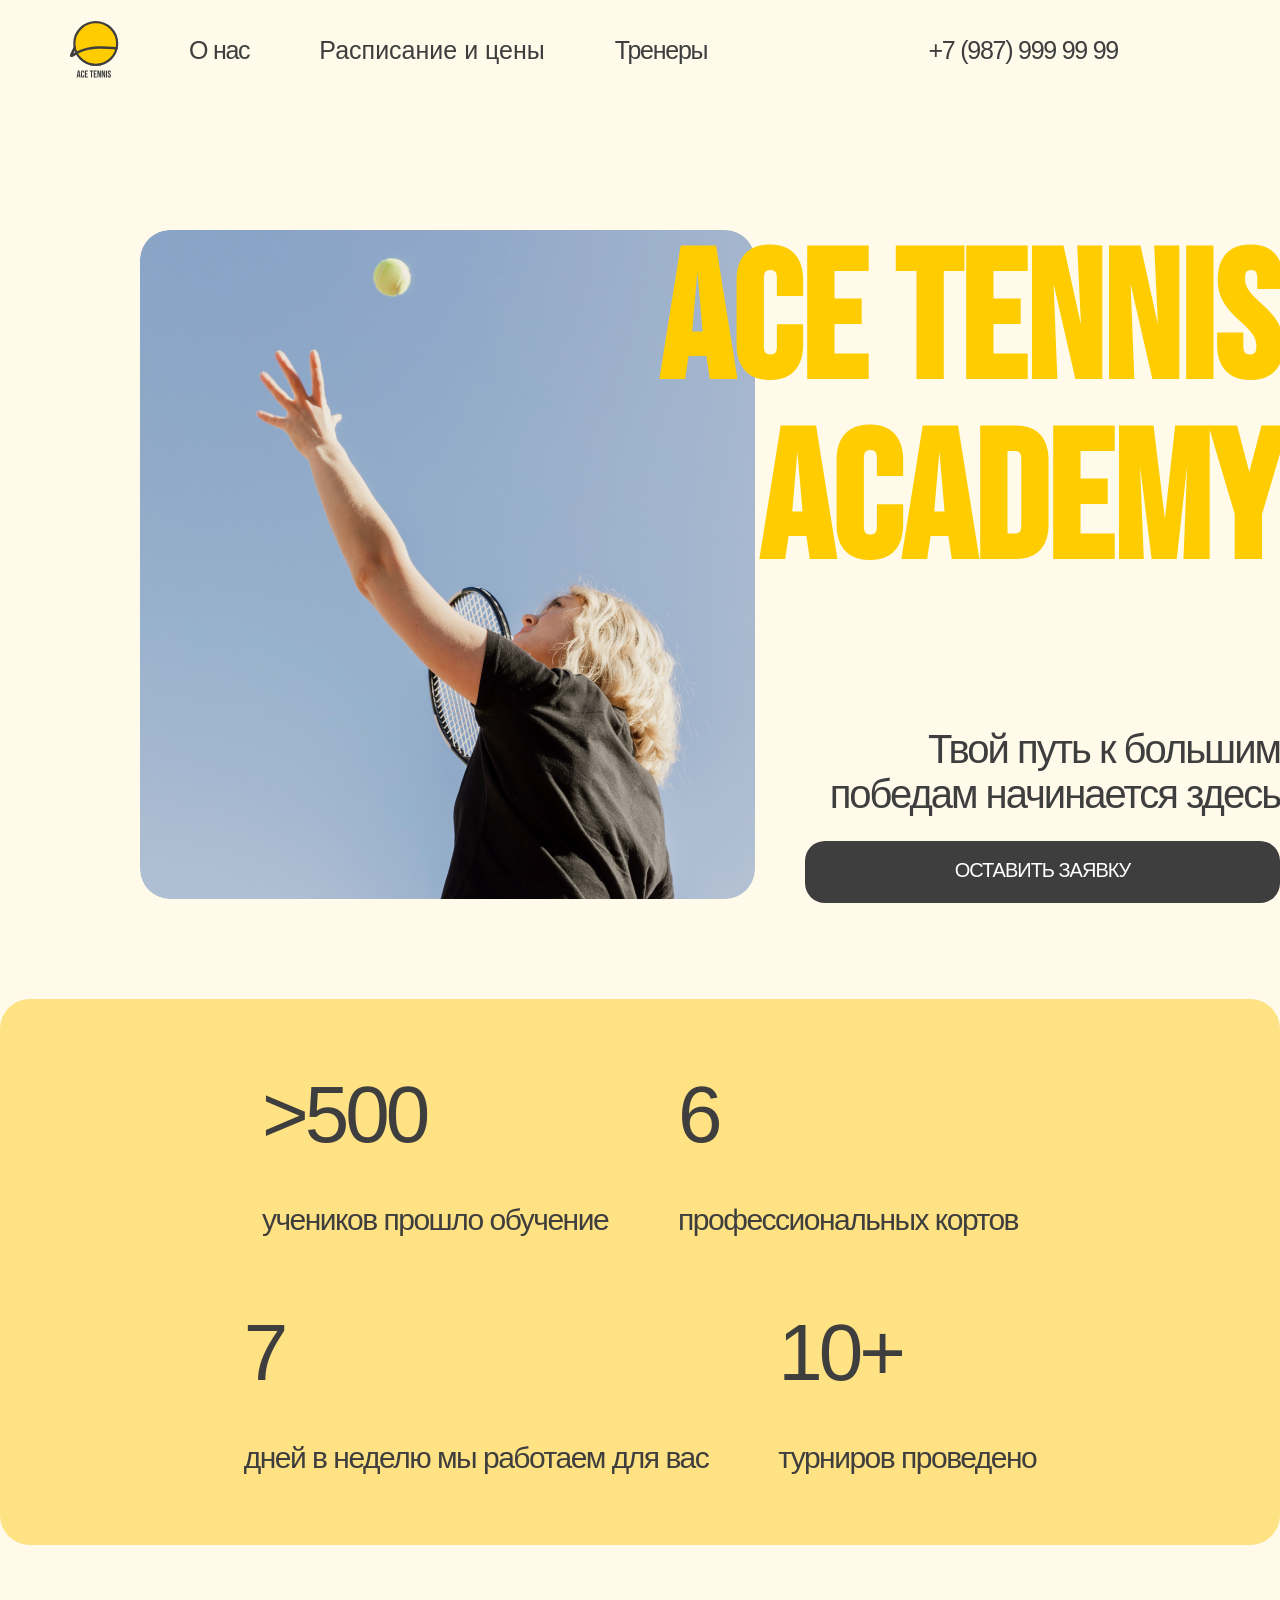
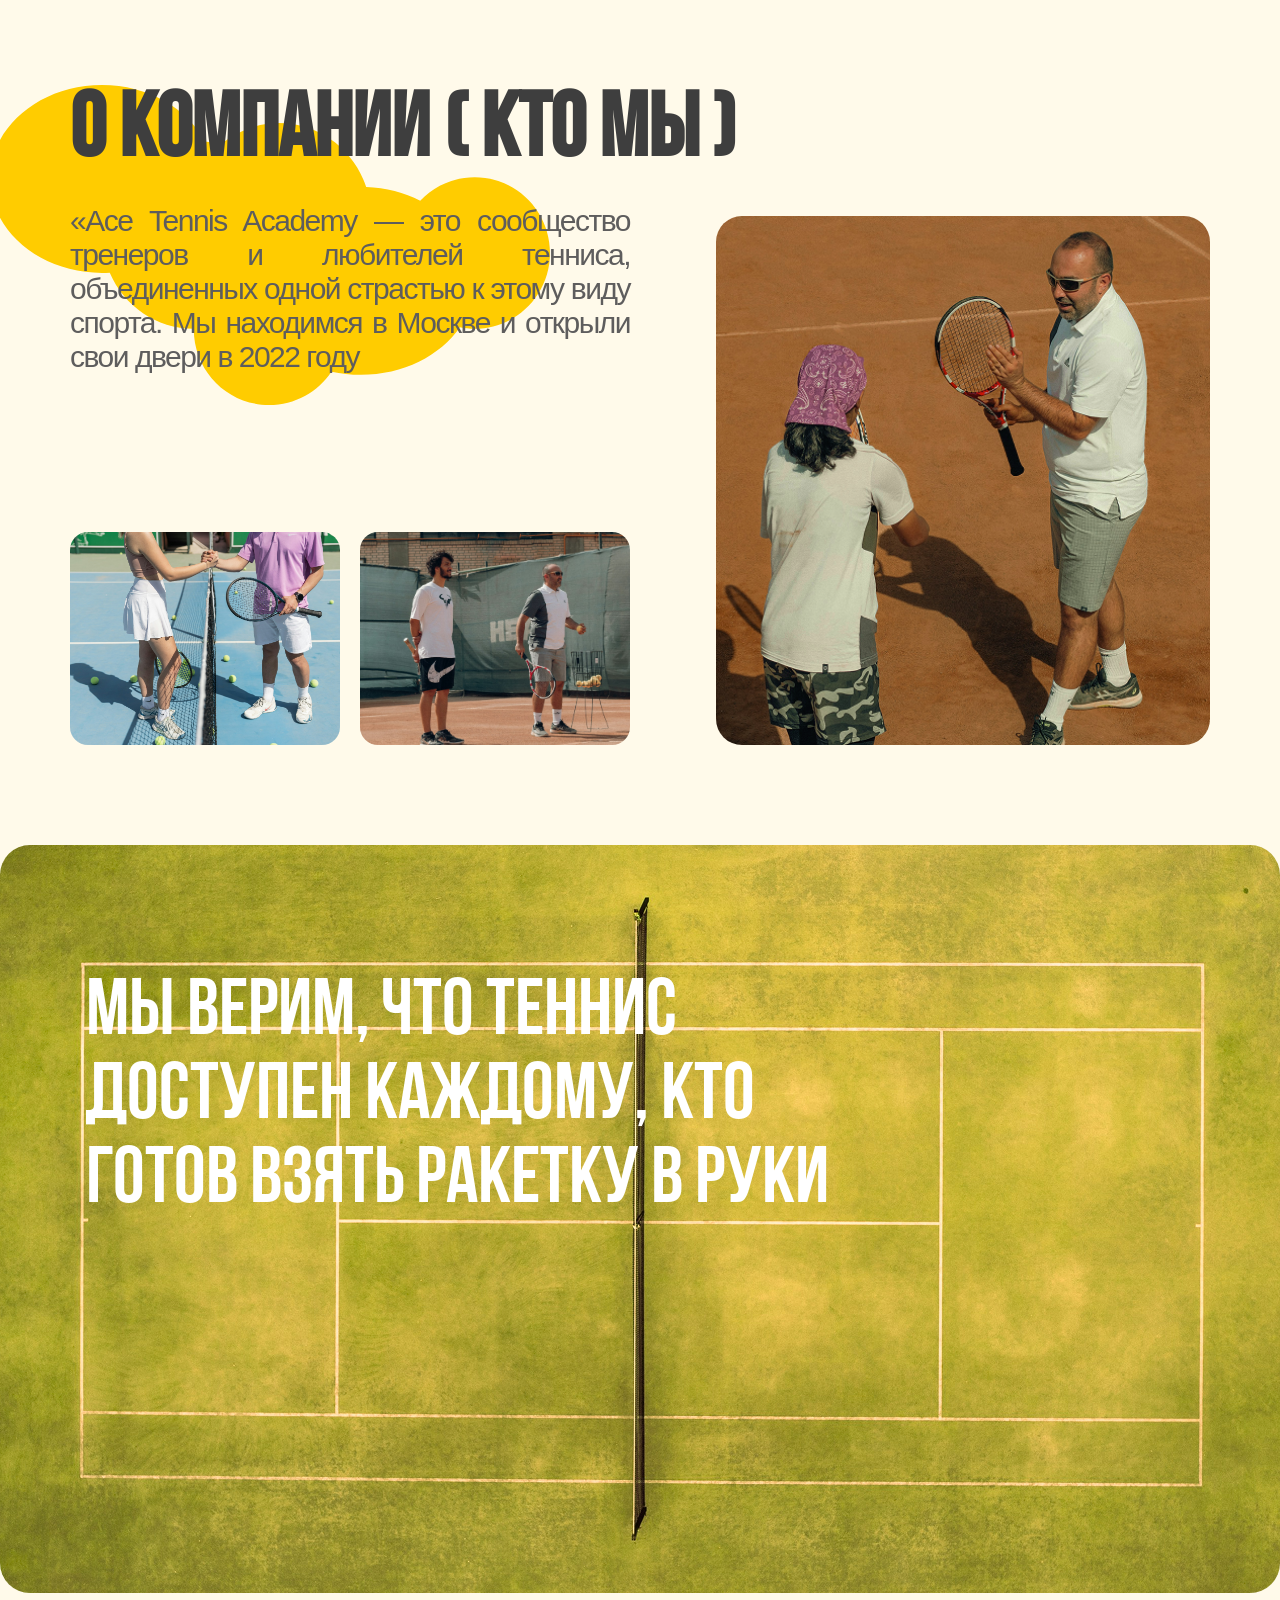
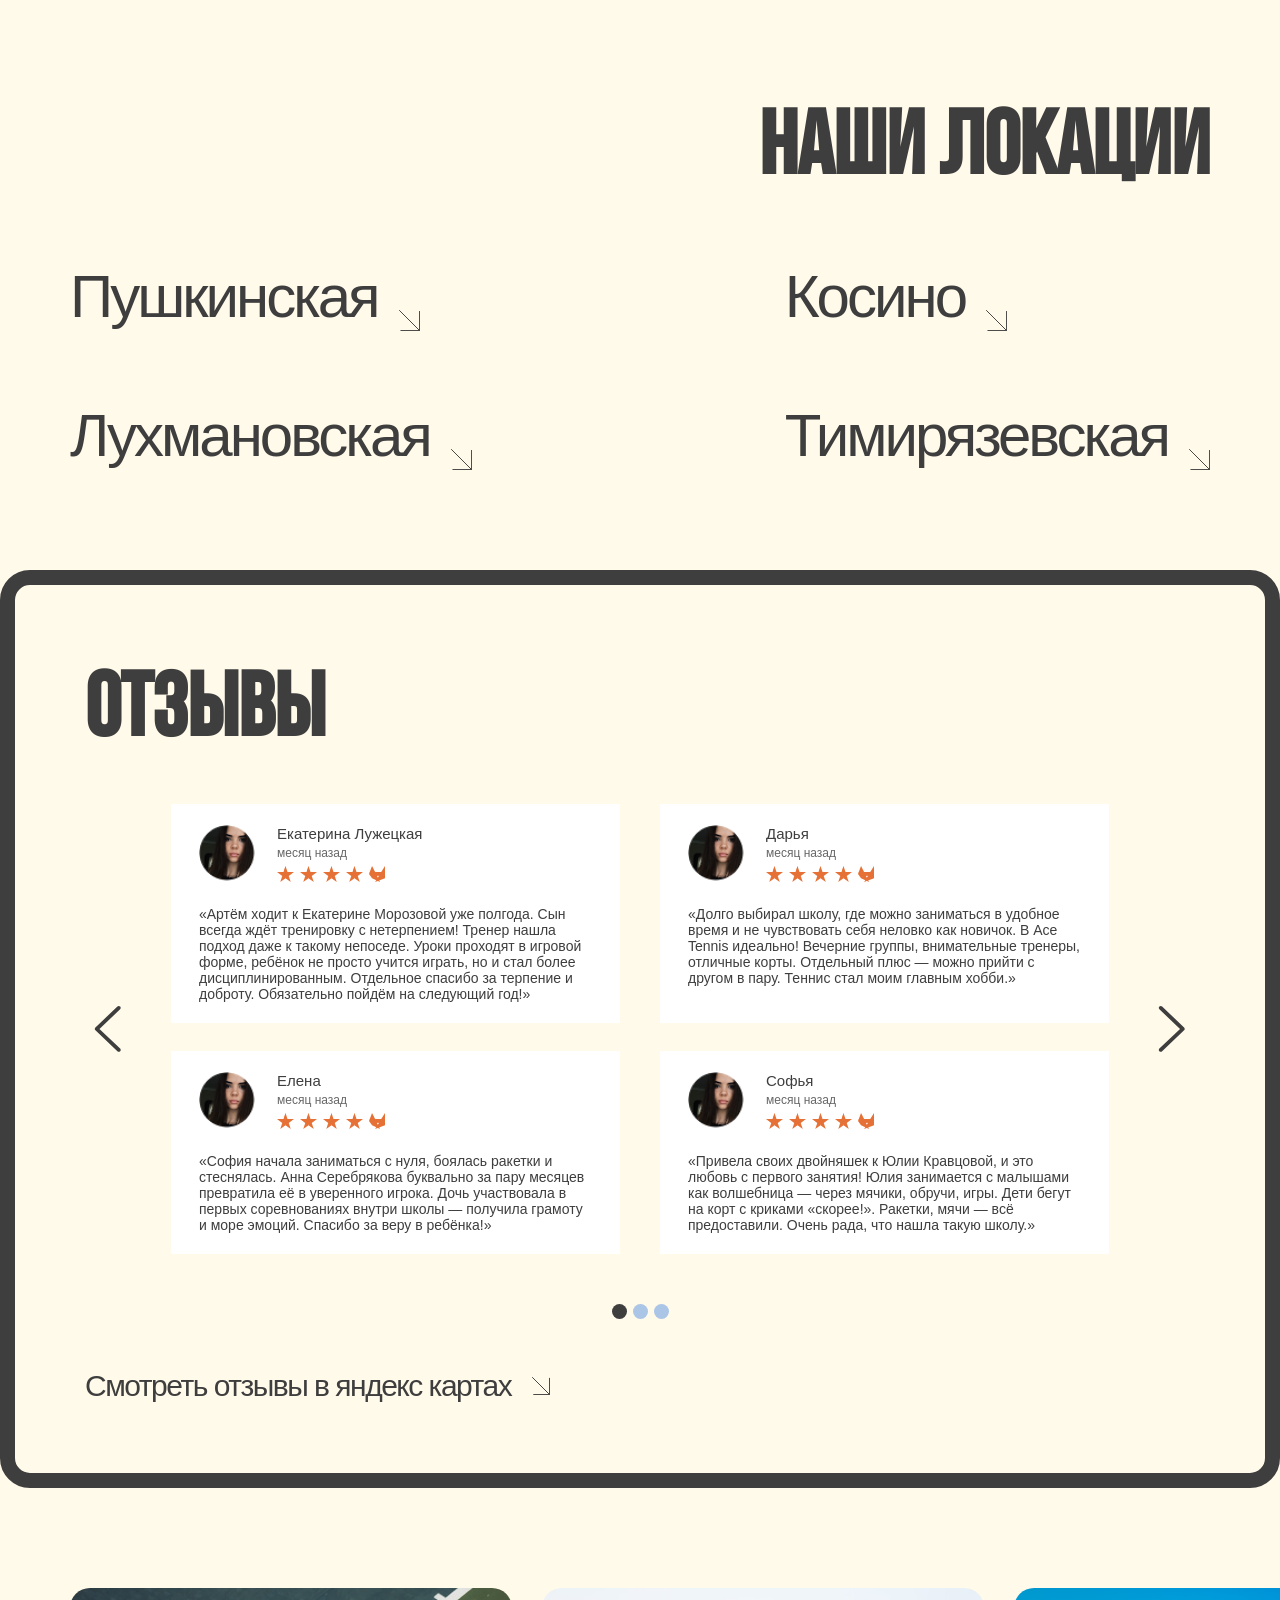
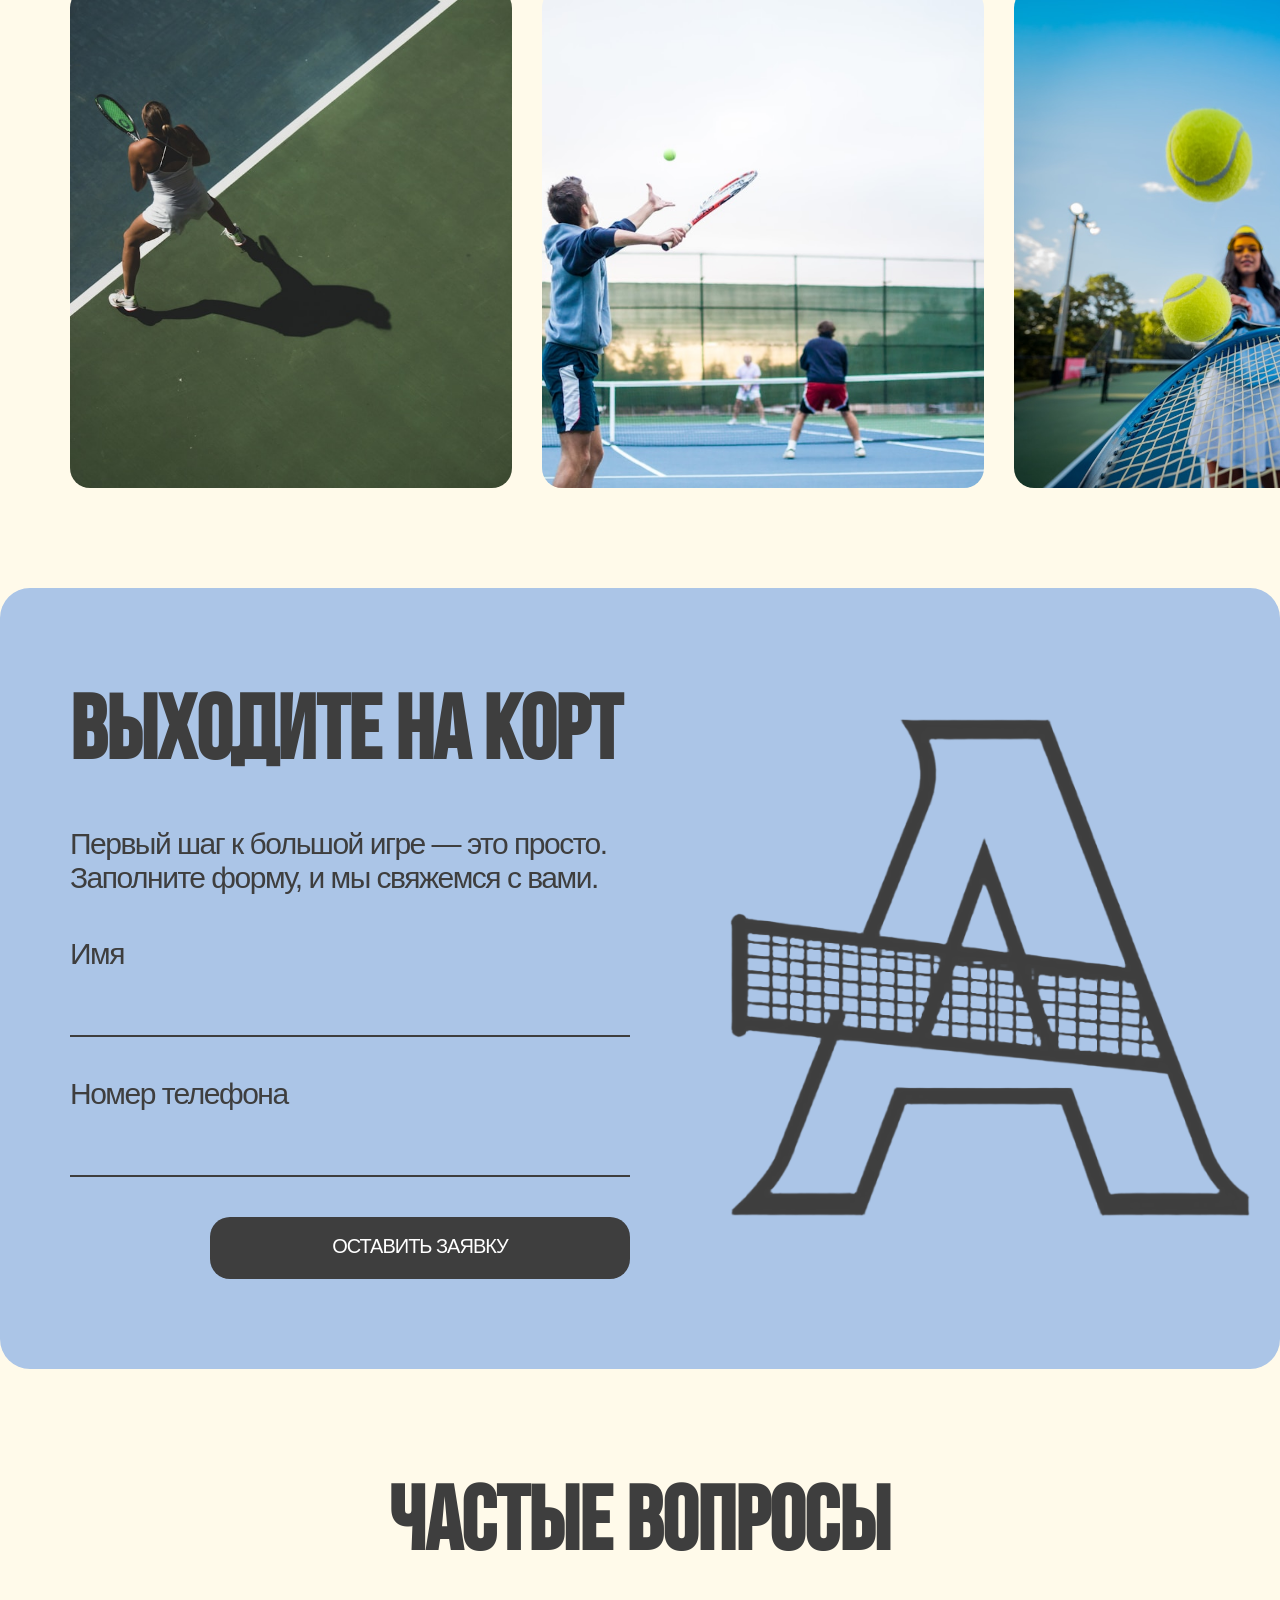
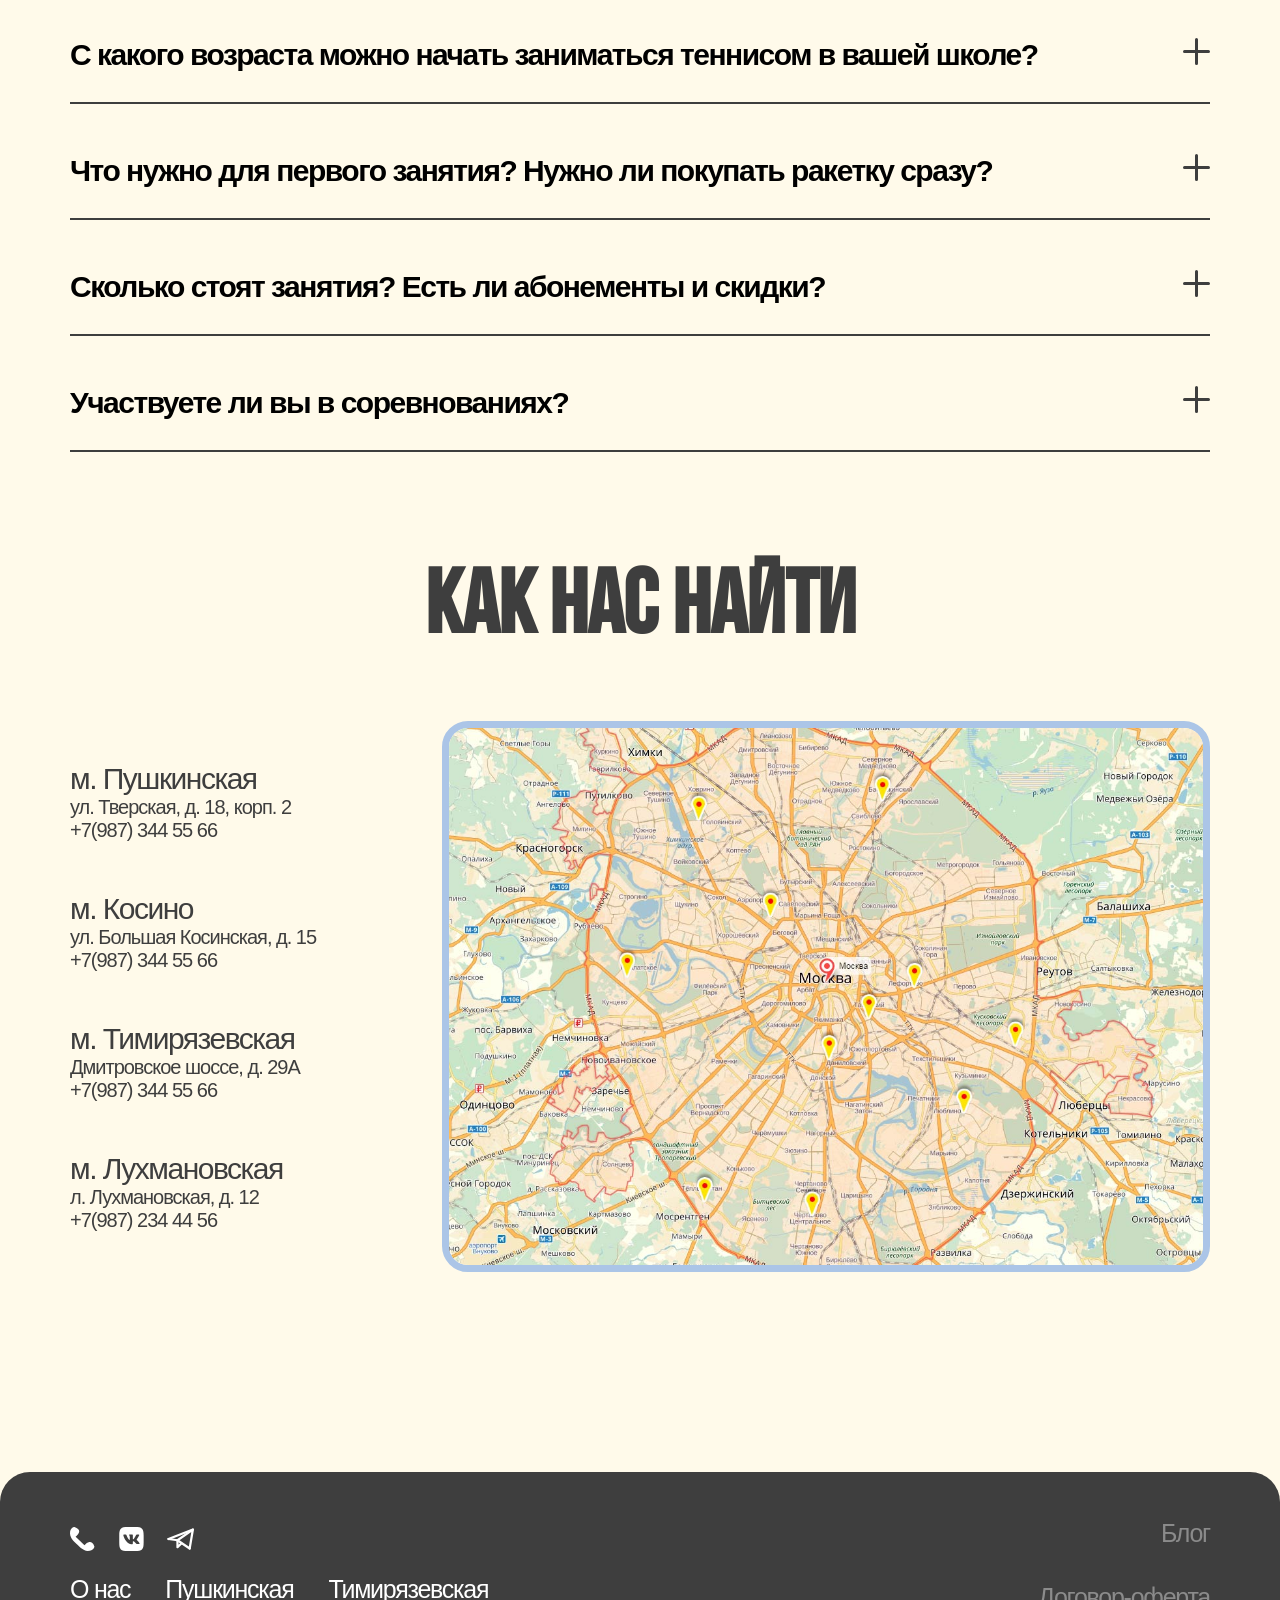
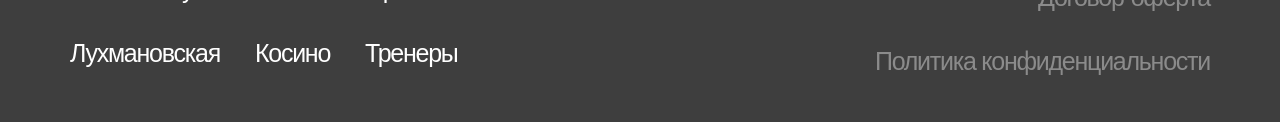
<file: index.html>
<!doctype html>
<html lang="ru">
  <head>
    <meta charset="utf-8" />
    <meta name="viewport" content="width=device-width, initial-scale=1" />
    <title>Ace Tennis Academy</title>
    <link rel="preconnect" href="https://fonts.googleapis.com" />
    <link rel="preconnect" href="https://fonts.gstatic.com" crossorigin />
    <link
      href="https://fonts.googleapis.com/css2?family=Bebas+Neue&display=swap"
      rel="stylesheet"
    />
    <link rel="stylesheet" href="styles.css" />
  </head>
  <body>
    <div class="page">
      <header class="site-header">
        <div class="header-left">
          <img src="assets/img/лого.svg" alt=""/>
          
          <nav class="header-nav">
            <a href="about.html">О нас</a>
            <div class="header-schedule-wrap">
              <button
                class="header-schedule"
                type="button"
                data-header-schedule
              >
                Расписание и цены
              </button>
              <div
                class="header-schedule-panel"
                data-header-schedule-panel
                aria-hidden="true"
              >
                <a href="schedule-pushkinskaya.html">Пушкинская</a>
                <a href="schedule-timiryazevskaya.html">Тимирязевская</a>
                <a href="schedule-kosino.html">Косино</a>
                <a href="schedule-lukhmanovskaya.html">Лухмановская</a>
              </div>
            </div>
            <a href="trainers.html">Тренеры</a>
          </nav>
        </div>
        <div class="header-right">
          <div class="header-phone">+7 (987) 999 99 99</div>
          <button
            class="burger"
            type="button"
            aria-label="Открыть меню"
            data-menu-open
          >
            <span></span>
            <span></span>
            <span></span>
          </button>
        </div>
      </header>

      <div class="menu-overlay" data-menu-overlay aria-hidden="true">
        <div class="menu-panel" role="dialog" aria-modal="true">
          <button class="menu-close" type="button" aria-label="Закрыть меню" data-menu-close></button>
          <nav class="menu-links">
            <a href="index.html">Главная</a>
            <a href="about.html">О нас</a>
            <button class="menu-link" type="button" data-menu-schedule>
              Расписание и цены
            </button>
            <a href="trainers.html">Тренеры</a>
            <a href="certificates.html">Сертификаты</a>
          </nav>
          <div class="menu-schedule" data-menu-schedule-panel aria-hidden="true">
            <a href="schedule-pushkinskaya.html">Пушкинская</a>
            <a href="schedule-timiryazevskaya.html">Тимирязевская</a>
            <a href="schedule-kosino.html">Косино</a>
            <a href="schedule-lukhmanovskaya.html">Лухмановская</a>
          </div>
          <div class="menu-contacts">
            <div class="menu-phone">+7 (987) 999 99 99</div>
            <div class="menu-icons">
              <img src="assets/img/menu-icons.svg" alt="" />
            </div>
          </div>
          <button class="btn menu-cta" type="button" data-request-open>
            Оставить заявку
          </button>
        </div>
      </div>

      <main class="main" id="top">
        <section class="hero">
          <div class="hero-inner">
            <div class="hero-media">
              <img
                src="assets/img/hero-player.png"
                alt="Тренер бросает мяч"
              />
            </div>
            <div class="hero-copy">
              <h1>Ace Tennis Academy</h1>
              <div class="hero-sub">
                <p>Твой путь к большим победам начинается здесь</p>
                <button class="btn" type="button" data-request-open>
                  Оставить заявку
                </button>
              </div>
            </div>
          </div>
        </section>

        <section class="facts">
          <div class="fact">
            <div class="fact-number">&gt;500</div>
            <div class="fact-text">учеников прошло обучение</div>
          </div>
          <div class="fact">
            <div class="fact-number">6</div>
            <div class="fact-text">профессиональных кортов</div>
          </div>
          <div class="fact">
            <div class="fact-number">7</div>
            <div class="fact-text">дней в неделю мы работаем для вас</div>
          </div>
          <div class="fact fact-highlight">
            <div class="fact-number">10+</div>
            <div class="fact-text">турниров проведено</div>
          </div>
        </section>

        <section class="about" id="about">
          <h2>О компании ( Кто мы )</h2>
          <div class="about-content">
            <div class="about-text">
              <p>
                «Ace Tennis Academy — это сообщество тренеров и любителей тенниса,
                объединенных одной страстью к этому виду спорта. Мы находимся в
                Москве и открыли свои двери в 2022 году
              </p>
              <div class="about-images">
                <div class="mask-image mask-small">
                  <img
                    src="assets/img/about-1.jpg"
                    alt="Тренировка на корте"
                  />
                </div>
                <div class="mask-image mask-small">
                  <img
                    src="assets/img/about-2.jpg"
                    alt="Тренер и ученик"
                  />
                </div>
              </div>
            </div>
            <div class="mask-image mask-large">
              <img
                src="assets/img/about-3.png"
                alt="Игровой момент"
              />
            </div>
          </div>
        </section>

        <section class="belief">
          <img
            class="belief-bg"
            src="assets/img/belief-bg.png"
            alt=""
          />
          <div class="belief-text">
            Мы верим, что теннис доступен каждому, кто готов взять ракетку в руки
          </div>
        </section>

        <section class="locations" id="schedule">
          <h2>Наши локации</h2>
          <div class="locations-grid">
            <div class="locations-col">
              <a href="schedule-pushkinskaya.html">
                <span>Пушкинская</span>
                <img
                  src="assets/img/location-arrow.svg"
                  alt=""
                />
              </a>
              <a href="schedule-lukhmanovskaya.html">
                <span>Лухмановская</span>
                <img
                  src="assets/img/location-arrow.svg"
                  alt=""
                />
              </a>
            </div>
            <div class="locations-col">
              <a href="schedule-kosino.html">
                <span>Косино</span>
                <img
                  src="assets/img/location-arrow.svg"
                  alt=""
                />
              </a>
              <a href="schedule-timiryazevskaya.html">
                <span>Тимирязевская</span>
                <img
                  src="assets/img/location-arrow.svg"
                  alt=""
                />
              </a>
            </div>
          </div>
        </section>

        <section class="reviews" id="coaches">
          <div class="reviews-card">
            <h2>Отзывы</h2>
            <div class="reviews-body">
              <button class="slider-arrow" type="button" aria-label="Назад">
                <img src="assets/img/Vector.svg" alt="" />
              </button>
              <div class="reviews-grid">
                <article class="review">
                  <div class="review-head">
                    <img
                      class="review-avatar"
                      src="assets/img/avatar.png"
                      alt=""
                    />
                    <div>
                      <div class="review-name">Екатерина Лужецкая</div>
                      <div class="review-time">месяц назад</div>
                      <div class="review-stars">
                        <img
                          src="assets/img/star.svg"
                          alt=""
                        />
                        <img
                          src="assets/img/star.svg"
                          alt=""
                        />
                        <img
                          src="assets/img/star.svg"
                          alt=""
                        />
                        <img
                          src="assets/img/star.svg"
                          alt=""
                        />
                        <span class="star-half">
                          <img
                            src="assets/img/star-half-base.svg"
                            alt=""
                          />
                          <img
                            src="assets/img/star-half-overlay.svg"
                            alt=""
                          />
                        </span>
                      </div>
                    </div>
                  </div>
                  <p class="review-text">
                    «Артём ходит к Екатерине Морозовой уже полгода. Сын всегда
                    ждёт тренировку с нетерпением! Тренер нашла подход даже к
                    такому непоседе. Уроки проходят в игровой форме, ребёнок не
                    просто учится играть, но и стал более дисциплинированным.
                    Отдельное спасибо за терпение и доброту. Обязательно пойдём
                    на следующий год!»
                  </p>
                </article>
                <article class="review">
                  <div class="review-head">
                    <img
                      class="review-avatar"
                      src="assets/img/avatar.png"
                      alt=""
                    />
                    <div>
                      <div class="review-name">Дарья</div>
                      <div class="review-time">месяц назад</div>
                      <div class="review-stars">
                        <img
                          src="assets/img/star.svg"
                          alt=""
                        />
                        <img
                          src="assets/img/star.svg"
                          alt=""
                        />
                        <img
                          src="assets/img/star.svg"
                          alt=""
                        />
                        <img
                          src="assets/img/star.svg"
                          alt=""
                        />
                        <span class="star-half">
                          <img
                            src="assets/img/star-half-base.svg"
                            alt=""
                          />
                          <img
                            src="assets/img/star-half-overlay.svg"
                            alt=""
                          />
                        </span>
                      </div>
                    </div>
                  </div>
                  <p class="review-text">
                    «Долго выбирал школу, где можно заниматься в удобное время и
                    не чувствовать себя неловко как новичок. В Ace Tennis
                    идеально! Вечерние группы, внимательные тренеры, отличные
                    корты. Отдельный плюс — можно прийти с другом в пару. Теннис
                    стал моим главным хобби.»
                  </p>
                </article>
                <article class="review">
                  <div class="review-head">
                    <img
                      class="review-avatar"
                      src="assets/img/avatar.png"
                      alt=""
                    />
                    <div>
                      <div class="review-name">Елена</div>
                      <div class="review-time">месяц назад</div>
                      <div class="review-stars">
                        <img
                          src="assets/img/star.svg"
                          alt=""
                        />
                        <img
                          src="assets/img/star.svg"
                          alt=""
                        />
                        <img
                          src="assets/img/star.svg"
                          alt=""
                        />
                        <img
                          src="assets/img/star.svg"
                          alt=""
                        />
                        <span class="star-half">
                          <img
                            src="assets/img/star-half-base.svg"
                            alt=""
                          />
                          <img
                            src="assets/img/star-half-overlay.svg"
                            alt=""
                          />
                        </span>
                      </div>
                    </div>
                  </div>
                  <p class="review-text">
                    «София начала заниматься с нуля, боялась ракетки и стеснялась.
                    Анна Серебрякова буквально за пару месяцев превратила её в
                    уверенного игрока. Дочь участвовала в первых соревнованиях
                    внутри школы — получила грамоту и море эмоций. Спасибо за
                    веру в ребёнка!»
                  </p>
                </article>
                <article class="review">
                  <div class="review-head">
                    <img
                      class="review-avatar"
                      src="assets/img/avatar.png"
                      alt=""
                    />
                    <div>
                      <div class="review-name">Софья</div>
                      <div class="review-time">месяц назад</div>
                      <div class="review-stars">
                        <img
                          src="assets/img/star.svg"
                          alt=""
                        />
                        <img
                          src="assets/img/star.svg"
                          alt=""
                        />
                        <img
                          src="assets/img/star.svg"
                          alt=""
                        />
                        <img
                          src="assets/img/star.svg"
                          alt=""
                        />
                        <span class="star-half">
                          <img
                            src="assets/img/star-half-base.svg"
                            alt=""
                          />
                          <img
                            src="assets/img/star-half-overlay.svg"
                            alt=""
                          />
                        </span>
                      </div>
                    </div>
                  </div>
                  <p class="review-text">
                    «Привела своих двойняшек к Юлии Кравцовой, и это любовь с
                    первого занятия! Юлия занимается с малышами как волшебница —
                    через мячики, обручи, игры. Дети бегут на корт с криками
                    «скорее!». Ракетки, мячи — всё предоставили. Очень рада, что
                    нашла такую школу.»
                  </p>
                </article>
              </div>
              <button class="slider-arrow" type="button" aria-label="Вперед">
                <img src="assets/img/Vector (1).svg" alt="" />
              </button>
            </div>
            <div class="reviews-dots">
              <img
                src="assets/img/reviews-dots.svg"
                alt=""
              />
            </div>
            <a class="reviews-link" href="https://yandex.ru/maps" target="_blank">
              <span>Смотреть отзывы в яндекс картах</span>
              <img
                src="assets/img/reviews-link-arrow.svg"
                alt=""
              />
            </a>
          </div>
        </section>

        <section class="gallery">
          <div class="gallery-track">
            <img
              src="assets/img/gallery-1.jpg"
              alt=""
            />
            <img
              src="assets/img/gallery-2.jpg"
              alt=""
            />
            <img
              src="assets/img/gallery-3.jpg"
              alt=""
            />
            <img
              src="assets/img/gallery-4.jpg"
              alt=""
            />
            <img
              src="assets/img/gallery-5.jpg"
              alt=""
            />
            <img
              src="assets/img/gallery-6.jpg"
              alt=""
            />
          </div>
        </section>

        <section class="cta">
          <div class="cta-content">
            <div class="cta-text">
              <h2>Выходите на корт</h2>
              <p>
                Первый шаг к большой игре — это просто. Заполните форму, и мы
                свяжемся с вами.
              </p>
            </div>
            <form class="cta-form">
              <label>
                <span>Имя</span>
                <input type="text" placeholder="" />
              </label>
              <label>
                <span>Номер телефона</span>
                <input type="tel" placeholder="" />
              </label>
              <button class="btn" type="submit">Оставить заявку</button>
            </form>
          </div>
          <div class="cta-logo"></div>
        </section>

        <section class="faq">
          <h2>Частые вопросы</h2>
          <div class="faq-list">
            <div class="faq-item">
              <button type="button">
                <span>С какого возраста можно начать заниматься теннисом в вашей школе?</span>
                <img
                  src="assets/img/faq-plus.svg"
                  alt=""
                />
              </button>
              <p class="faq-answer">
                Принимаем учеников с 4 лет, есть группы для детей и взрослых. Программу
                подбираем по возрасту и уровню подготовки.
              </p>
              <div class="faq-line"></div>
            </div>
            <div class="faq-item">
              <button type="button">
                <span>Что нужно для первого занятия? Нужно ли покупать ракетку сразу?</span>
                <img
                  src="assets/img/faq-plus.svg"
                  alt=""
                />
              </button>
              <p class="faq-answer">
                На первое занятие достаточно удобной формы и кроссовок. Ракетку и мячи
                предоставим на месте.
              </p>
              <div class="faq-line"></div>
            </div>
            <div class="faq-item">
              <button type="button">
                <span>Сколько стоят занятия? Есть ли абонементы и скидки?</span>
                <img
                  src="assets/img/faq-plus.svg"
                  alt=""
                />
              </button>
              <p class="faq-answer">
                Стоимость зависит от формата и длительности занятий. Есть абонементы и
                семейные скидки — подскажем лучший вариант.
              </p>
              <div class="faq-line"></div>
            </div>
            <div class="faq-item">
              <button type="button">
                <span>Участвуете ли вы в соревнованиях?</span>
                <img
                  src="assets/img/faq-plus.svg"
                  alt=""
                />
              </button>
              <p class="faq-answer">
                Да, мы участвуем в различных соревнованиях и турнирах. Ребята получают опыт и радость от участия в спортивных мероприятиях.
              </p>
              <div class="faq-line"></div>
            </div>
          </div>
        </section>

        <section class="contacts" id="contacts">
          <h2>Как нас найти</h2>
          <div class="contacts-inner">
            <div class="contacts-list">
              <div class="contact-item">
                <div class="contact-title">м. Пушкинская</div>
                <div class="contact-text">ул. Тверская, д. 18, корп. 2</div>
                <div class="contact-text">+7(987) 344 55 66</div>
              </div>
              <div class="contact-item">
                <div class="contact-title">м. Косино</div>
                <div class="contact-text">ул. Большая Косинская, д. 15</div>
                <div class="contact-text">+7(987) 344 55 66</div>
              </div>
              <div class="contact-item">
                <div class="contact-title">м. Тимирязевская</div>
                <div class="contact-text">Дмитровское шоссе, д. 29А</div>
                <div class="contact-text">+7(987) 344 55 66</div>
              </div>
              <div class="contact-item">
                <div class="contact-title">м. Лухмановская</div>
                <div class="contact-text">л. Лухмановская, д. 12</div>
                <div class="contact-text">+7(987) 234 44 56</div>
              </div>
            </div>
            <div class="contacts-map">
              <img
                src="assets/img/map.jpg"
                alt="Карта"
              />
            </div>
          </div>
        </section>
      </main>

      <div class="request-modal" data-request-form-modal aria-hidden="true">
        <div
          class="request-modal__window request-modal__window--form"
          role="dialog"
          aria-modal="true"
          aria-labelledby="request-form-title"
        >
          <button
            class="request-modal__close"
            type="button"
            aria-label="Закрыть"
            data-request-form-close
          ></button>
          <div class="request-modal__content">
            <div class="request-modal__header">
              <h2 id="request-form-title">Ace Tennis Academy</h2>
              <p>Оставьте заявку и мы свяжемся с вами</p>
            </div>
            <form class="request-form" data-request-form>
              <input type="text" name="name" placeholder="Имя" />
              <input type="tel" name="phone" placeholder="Номер телефона" />
              <button class="btn request-submit" type="submit">
                Оставить заявку
              </button>
            </form>
          </div>
        </div>
      </div>

      <div class="request-modal" data-request-success aria-hidden="true">
        <div
          class="request-modal__window request-modal__window--success"
          role="dialog"
          aria-modal="true"
          aria-labelledby="request-success-title"
        >
          <button
            class="request-modal__close"
            type="button"
            aria-label="Закрыть"
            data-request-success-close
          ></button>
          <h2 id="request-success-title">Заявка отправлена</h2>
        </div>
      </div>

      <footer class="site-footer">
        <div class="footer-left">
          <div class="footer-icons">
            <img src="assets/img/footer-logo.svg" alt="Контакты" />
          </div>
          <nav class="footer-nav">
            <a href="about.html">О нас</a>
            <a href="schedule-pushkinskaya.html">Пушкинская</a>
            <a href="schedule-timiryazevskaya.html">Тимирязевская</a>
            <a href="schedule-lukhmanovskaya.html">Лухмановская</a>
            <a href="schedule-kosino.html">Косино</a>
            <a href="trainers.html">Тренеры</a>
          </nav>
        </div>
        <div class="footer-right">
          <div>Блог</div>
          <div>Договор-оферта</div>
          <div>Политика конфиденциальности</div>
        </div>
      </footer>
    </div>
    <script src="menu.js"></script>
    <script src="request.js"></script>
  </body>
</html>
</file>
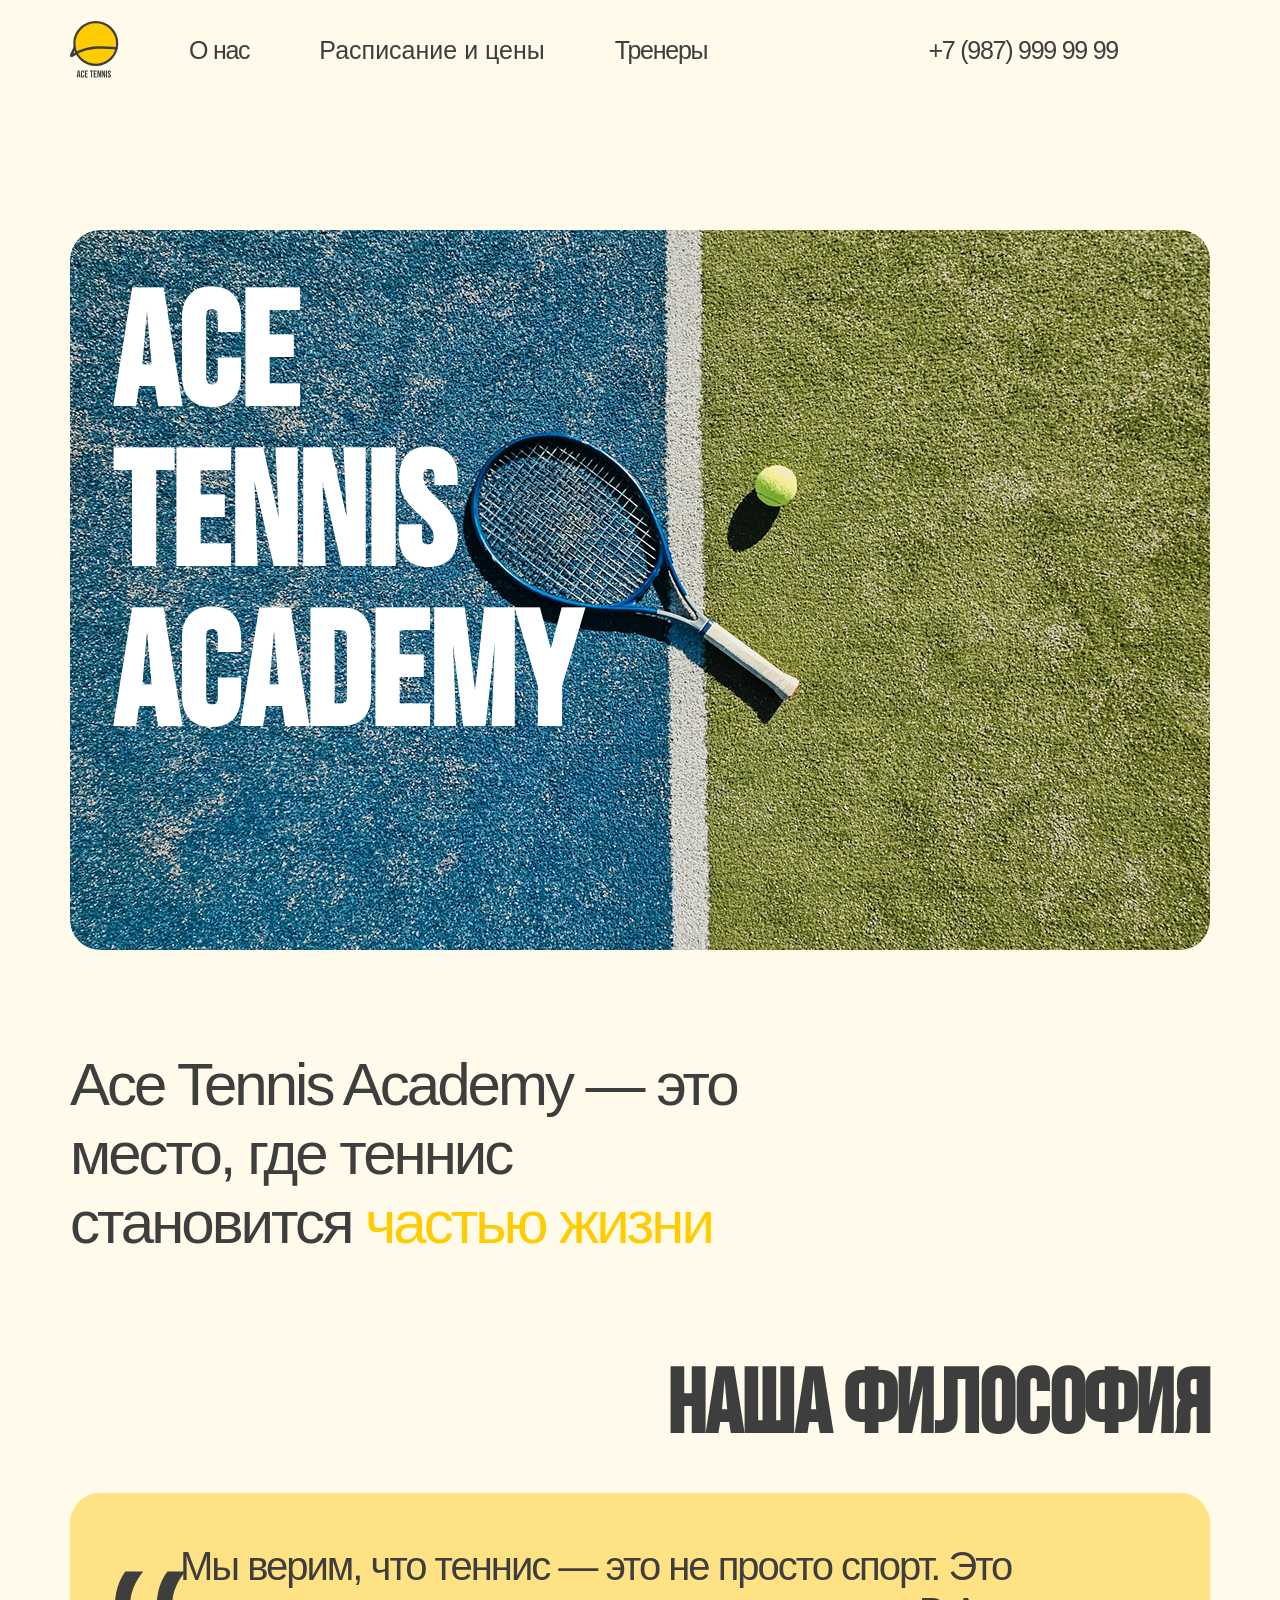
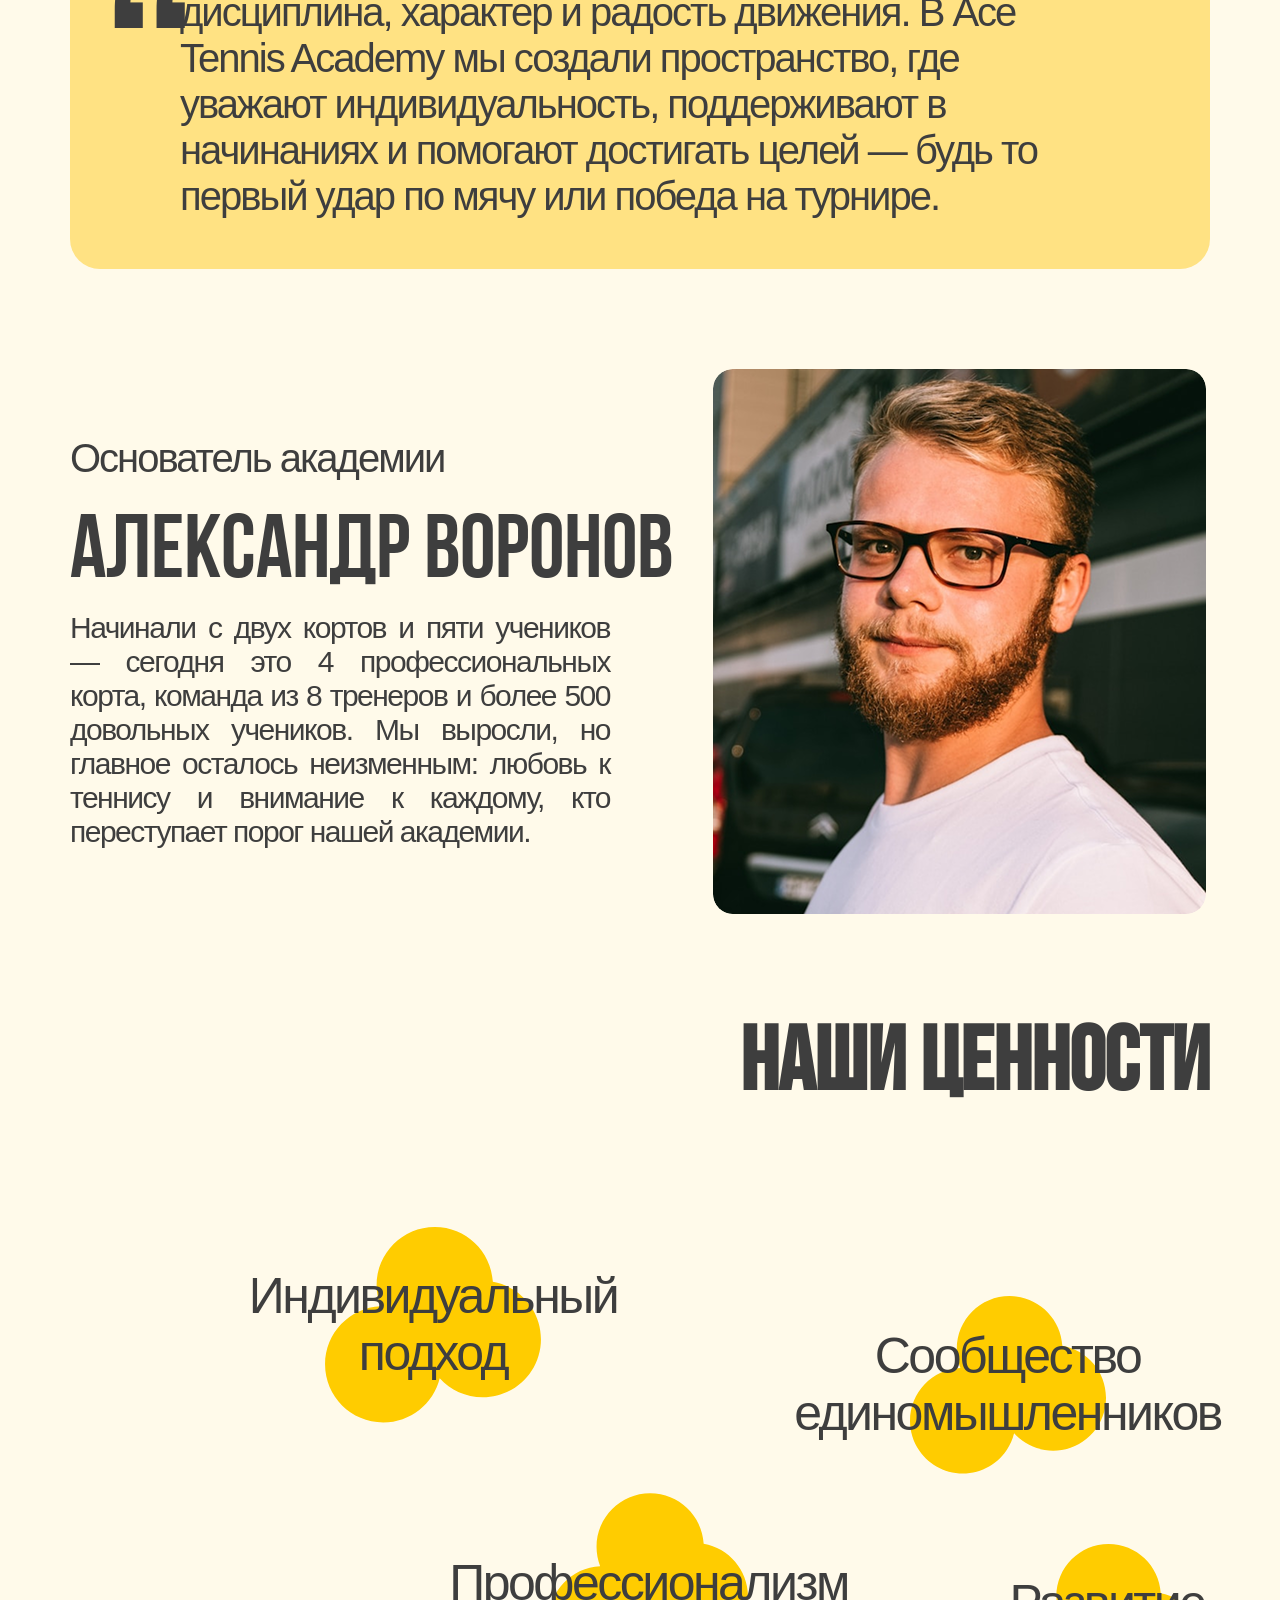
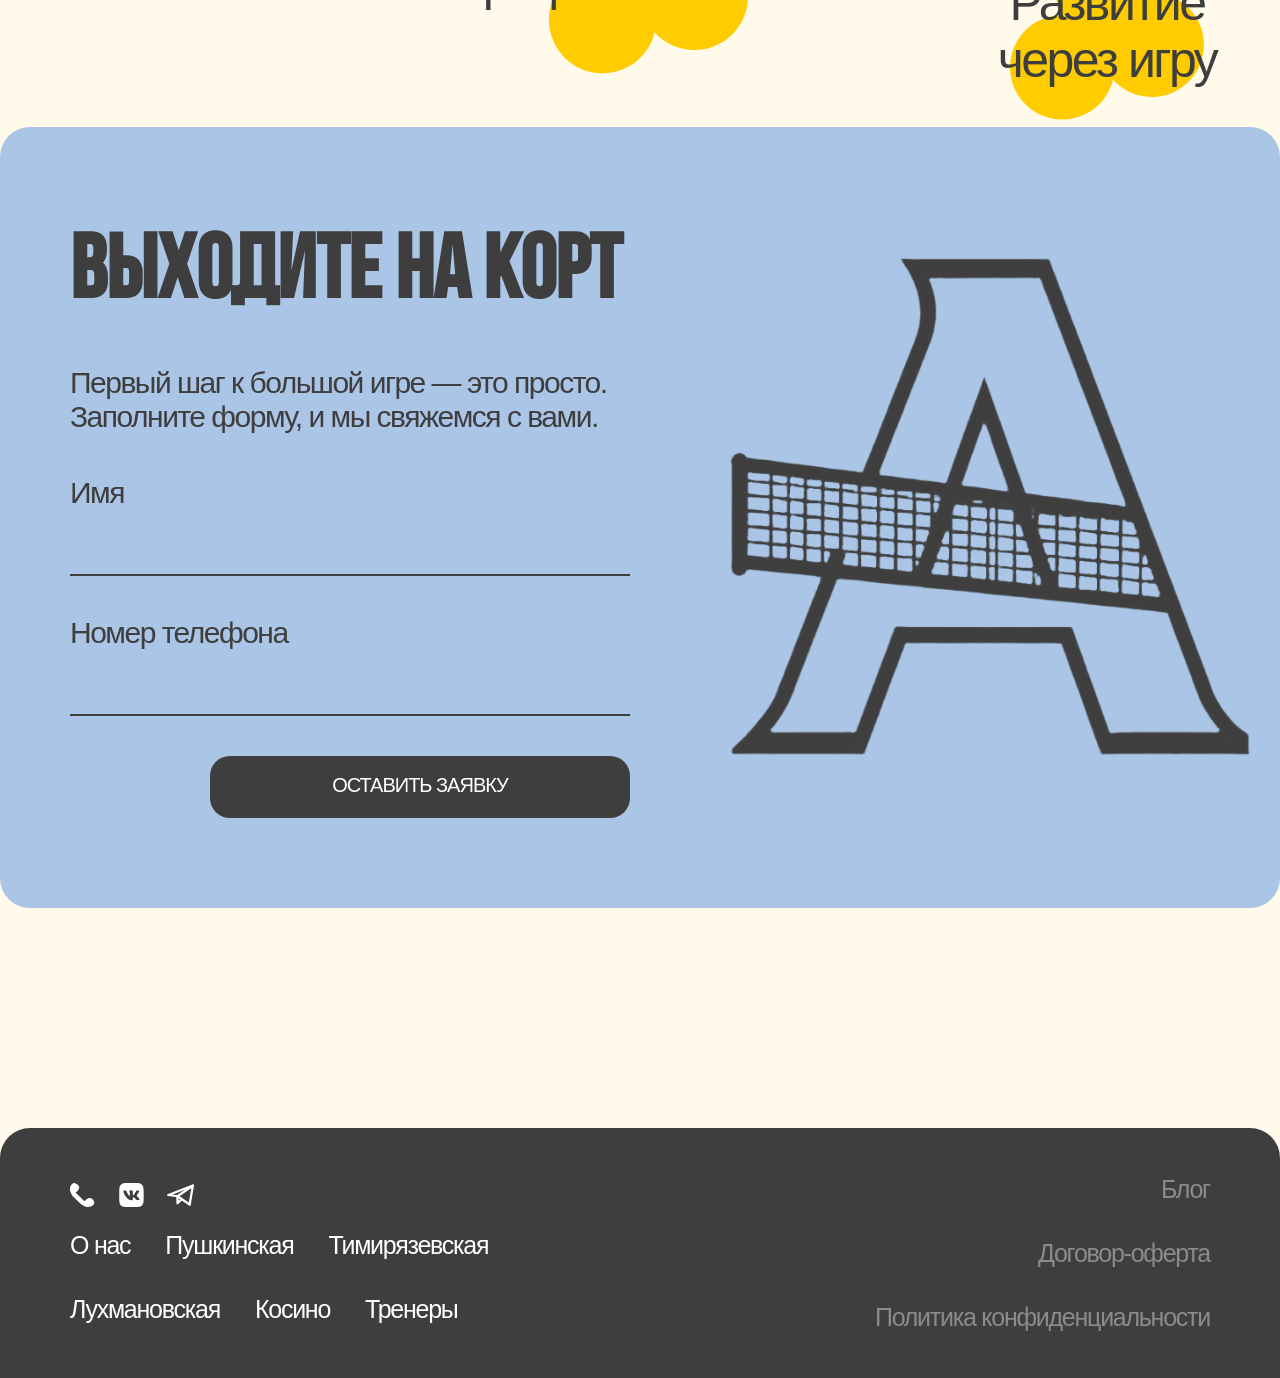
<file: about.html>
<!doctype html>
<html lang="ru">
  <head>
    <meta charset="utf-8" />
    <meta name="viewport" content="width=device-width, initial-scale=1" />
    <title>О нас - Ace Tennis Academy</title>
    <link rel="preconnect" href="https://fonts.googleapis.com" />
    <link rel="preconnect" href="https://fonts.gstatic.com" crossorigin />
    <link
      href="https://fonts.googleapis.com/css2?family=Bebas+Neue&display=swap"
      rel="stylesheet"
    />
    <link rel="stylesheet" href="styles.css" />
    <link rel="stylesheet" href="about.css" />
  </head>
  <body>
    <div class="page">
      <header class="site-header">
        <div class="header-left">
          <a class="logo" href="index.html" aria-label="Ace Tennis Academy">
            <img src="assets/img/лого.svg" alt=""/>
          </a>
          <nav class="header-nav">
            <a href="about.html">О нас</a>
            <div class="header-schedule-wrap">
              <button
                class="header-schedule"
                type="button"
                data-header-schedule
              >
                Расписание и цены
              </button>
              <div
                class="header-schedule-panel"
                data-header-schedule-panel
                aria-hidden="true"
              >
                <a href="schedule-pushkinskaya.html">Пушкинская</a>
                <a href="schedule-timiryazevskaya.html">Тимирязевская</a>
                <a href="schedule-kosino.html">Косино</a>
                <a href="schedule-lukhmanovskaya.html">Лухмановская</a>
              </div>
            </div>
            <a href="trainers.html">Тренеры</a>
          </nav>
        </div>
        <div class="header-right">
          <div class="header-phone">+7 (987) 999 99 99</div>
          <button
            class="burger"
            type="button"
            aria-label="Открыть меню"
            data-menu-open
          >
            <span></span>
            <span></span>
            <span></span>
          </button>
        </div>
      </header>

      <div class="menu-overlay" data-menu-overlay aria-hidden="true">
        <div class="menu-panel" role="dialog" aria-modal="true">
          <button class="menu-close" type="button" aria-label="Закрыть меню" data-menu-close></button>
          <nav class="menu-links">
            <a href="index.html">Главная</a>
            <a href="about.html">О нас</a>
            <button class="menu-link" type="button" data-menu-schedule>
              Расписание и цены
            </button>
            <a href="trainers.html">Тренеры</a>
            <a href="certificates.html">Сертификаты</a>
          </nav>
          <div class="menu-schedule" data-menu-schedule-panel aria-hidden="true">
            <a href="schedule-pushkinskaya.html">Пушкинская</a>
            <a href="schedule-timiryazevskaya.html">Тимирязевская</a>
            <a href="schedule-kosino.html">Косино</a>
            <a href="schedule-lukhmanovskaya.html">Лухмановская</a>
          </div>
          <div class="menu-contacts">
            <div class="menu-phone">+7 (987) 999 99 99</div>
            <div class="menu-icons">
              <img src="assets/img/menu-icons.svg" alt="" />
            </div>
          </div>
          <button class="btn menu-cta" type="button" data-request-open>
            Оставить заявку
          </button>
        </div>
      </div>

      <main class="about-main">
        <section class="about-hero">
          <div class="about-hero-card">
            <img src="assets/img/Rectangle 4363.png" alt="Корт" />
            <h1>
              Ace
              <br />
              Tennis
              <br />
              Academy
            </h1>
          </div>
        </section>

        <section class="about-intro">
          <p>
            Ace Tennis Academy — это место, где теннис становится
            <span class="accent">частью жизни</span>
          </p>
        </section>

        <section class="about-philosophy" id="philosophy">
          <h2 class="about-heading-right">Наша философия</h2>
          <div class="about-quote">
            <p>
              Мы верим, что теннис — это не просто спорт. Это дисциплина,
              характер и радость движения. В Ace Tennis Academy мы создали
              пространство, где уважают индивидуальность, поддерживают в
              начинаниях и помогают достигать целей — будь то первый удар по
              мячу или победа на турнире.
            </p>
          </div>
        </section>

        <section class="about-founder" id="founder">
          <div class="founder-text">
            <div class="founder-label">Основатель академии</div>
            <div class="founder-name">Александр Воронов</div>
            <p>
              Начинали с двух кортов и пяти учеников — сегодня это 4
              профессиональных корта, команда из 8 тренеров и более 500
              довольных учеников. Мы выросли, но главное осталось неизменным:
              любовь к теннису и внимание к каждому, кто переступает порог нашей
              академии.
            </p>
          </div>
          <div class="founder-photo">
            <img src="assets/img/Rectangle 4369.png" alt="Александр Воронов" />
          </div>
        </section>

        <section class="about-values" id="values">
          <h2 class="about-heading-right">Наши ценности</h2>
          <div class="values-clouds">
            <div class="value-item value-1">
              <span>Индивидуальный подход</span>
            </div>
            <div class="value-item value-2">
              <span>Сообщество единомышленников</span>
            </div>
            <div class="value-item value-3">
              <span>Профессионализм</span>
            </div>
            <div class="value-item value-4">
              <span>Развитие через игру</span>
            </div>
          </div>
        </section>

        <section class="cta">
          <div class="cta-content">
            <div class="cta-text">
              <h2>Выходите на корт</h2>
              <p>
                Первый шаг к большой игре — это просто. Заполните форму, и мы
                свяжемся с вами.
              </p>
            </div>
            <form class="cta-form">
              <label>
                <span>Имя</span>
                <input type="text" placeholder="" />
              </label>
              <label>
                <span>Номер телефона</span>
                <input type="tel" placeholder="" />
              </label>
              <button class="btn" type="submit">Оставить заявку</button>
            </form>
          </div>
          <div class="cta-logo"></div>
        </section>
      </main>

      <div class="request-modal" data-request-form-modal aria-hidden="true">
        <div
          class="request-modal__window request-modal__window--form"
          role="dialog"
          aria-modal="true"
          aria-labelledby="request-form-title"
        >
          <button
            class="request-modal__close"
            type="button"
            aria-label="Закрыть"
            data-request-form-close
          ></button>
          <div class="request-modal__content">
            <div class="request-modal__header">
              <h2 id="request-form-title">Ace Tennis Academy</h2>
              <p>Оставьте заявку и мы свяжемся с вами</p>
            </div>
            <form class="request-form" data-request-form>
              <input type="text" name="name" placeholder="Имя" />
              <input type="tel" name="phone" placeholder="Номер телефона" />
              <button class="btn request-submit" type="submit">
                Оставить заявку
              </button>
            </form>
          </div>
        </div>
      </div>

      <div class="request-modal" data-request-success aria-hidden="true">
        <div
          class="request-modal__window request-modal__window--success"
          role="dialog"
          aria-modal="true"
          aria-labelledby="request-success-title"
        >
          <button
            class="request-modal__close"
            type="button"
            aria-label="Закрыть"
            data-request-success-close
          ></button>
          <h2 id="request-success-title">Заявка отправлена</h2>
        </div>
      </div>

      <footer class="site-footer">
        <div class="footer-left">
          <div class="footer-icons">
            <img src="assets/img/footer-logo.svg" alt="Контакты" />
          </div>
          <nav class="footer-nav">
            <a href="about.html">О нас</a>
            <a href="schedule-pushkinskaya.html">Пушкинская</a>
            <a href="schedule-timiryazevskaya.html">Тимирязевская</a>
            <a href="schedule-lukhmanovskaya.html">Лухмановская</a>
            <a href="schedule-kosino.html">Косино</a>
            <a href="trainers.html">Тренеры</a>
          </nav>
        </div>
        <div class="footer-right">
          <div>Блог</div>
          <div>Договор-оферта</div>
          <div>Политика конфиденциальности</div>
        </div>
      </footer>
    </div>
    <script src="menu.js"></script>
    <script src="request.js"></script>
  </body>
</html>
</file>
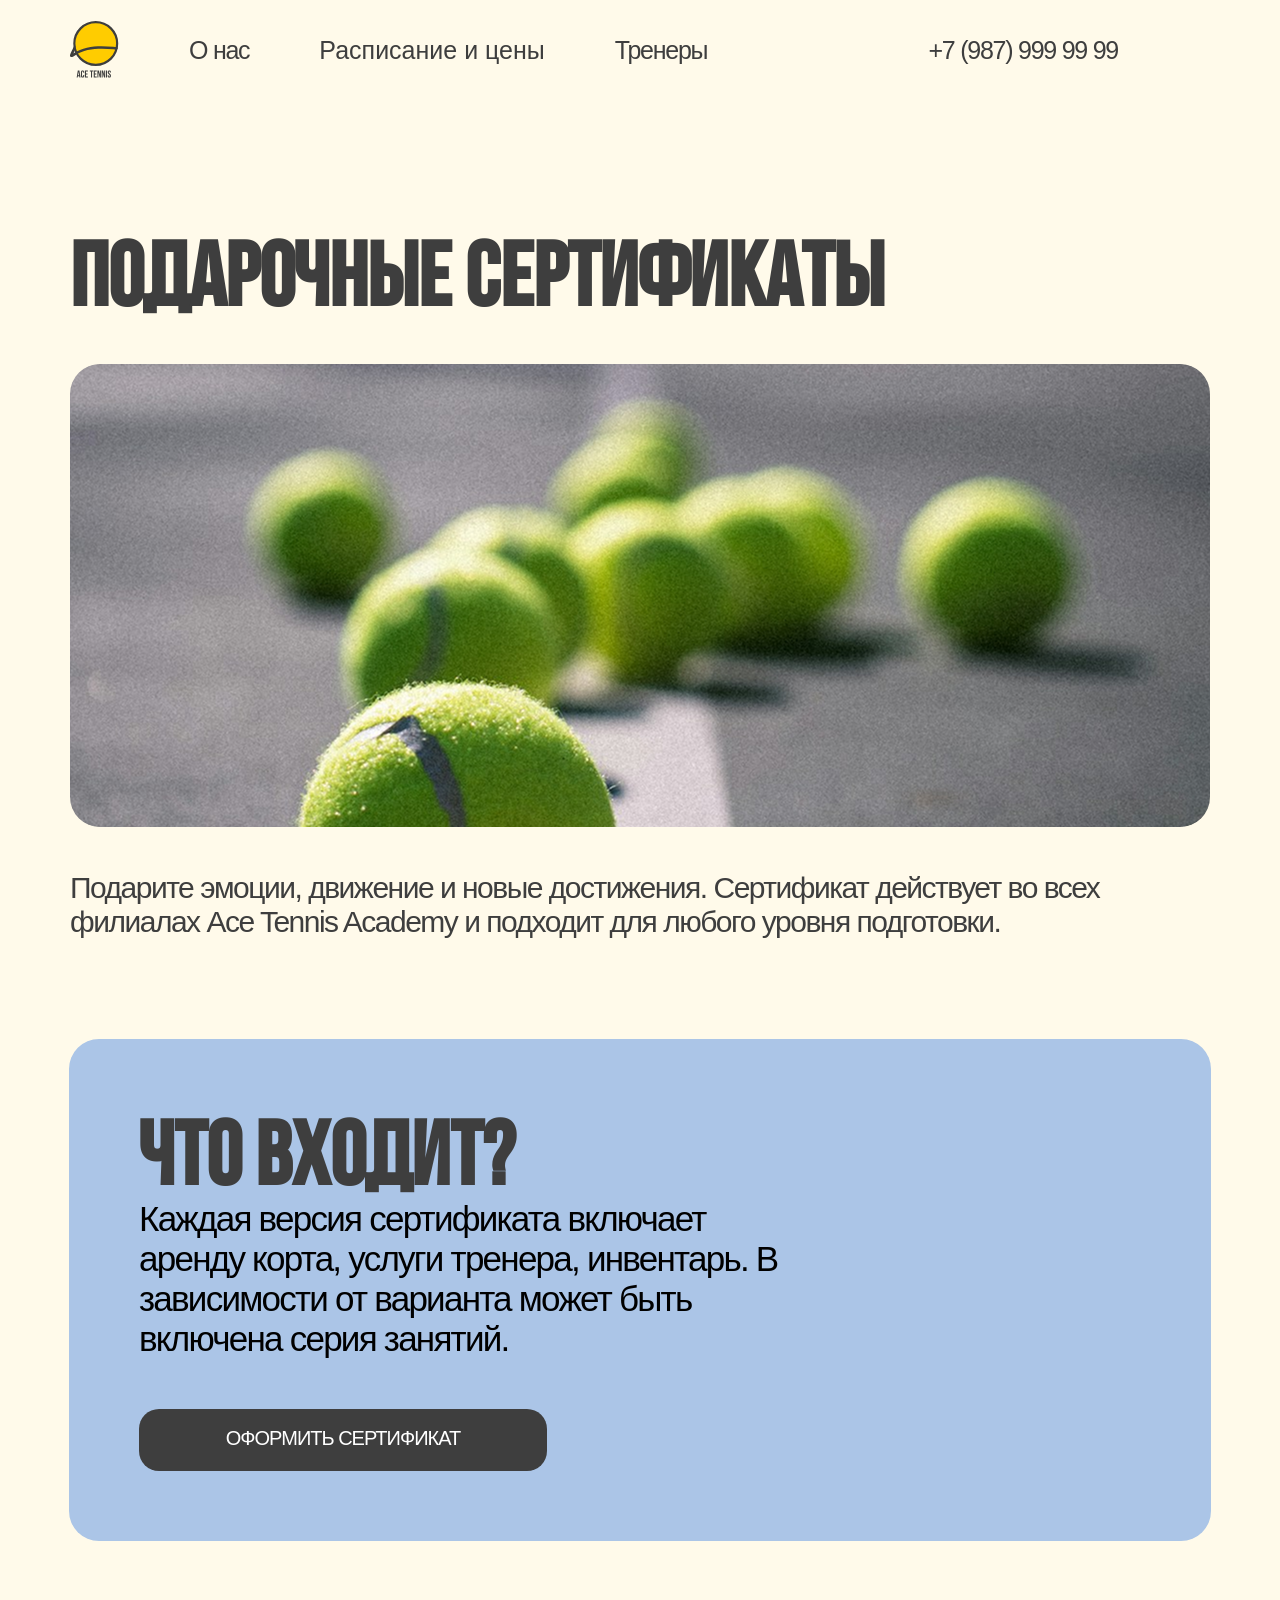
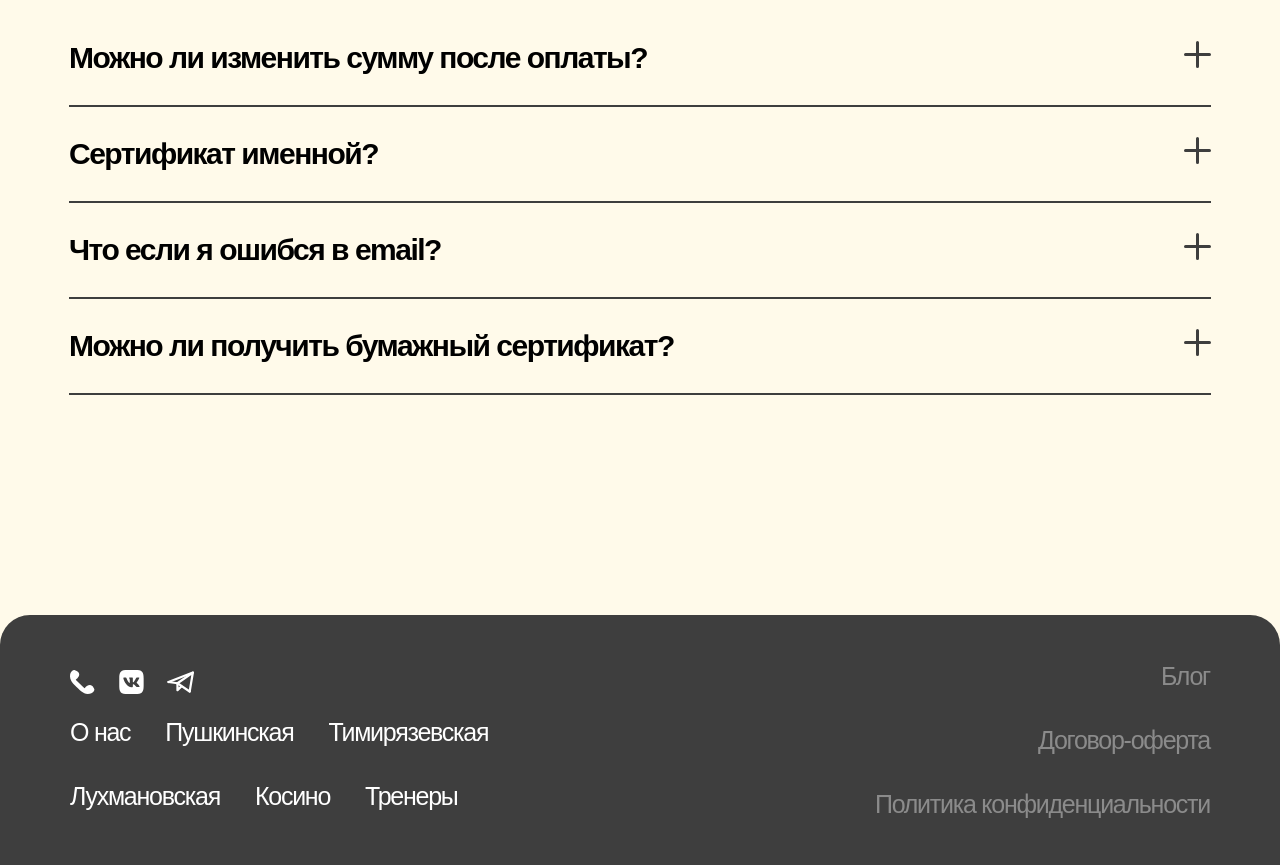
<file: certificates.html>
<!doctype html>
<html lang="ru">
  <head>
    <meta charset="utf-8" />
    <meta name="viewport" content="width=device-width, initial-scale=1" />
    <title>Сертификаты - Ace Tennis Academy</title>
    <link rel="preconnect" href="https://fonts.googleapis.com" />
    <link rel="preconnect" href="https://fonts.gstatic.com" crossorigin />
    <link
      href="https://fonts.googleapis.com/css2?family=Bebas+Neue&display=swap"
      rel="stylesheet"
    />
    <link rel="stylesheet" href="styles.css" />
    <link rel="stylesheet" href="certificates.css" />
  </head>
  <body>
    <div class="page">
      <header class="site-header">
        <div class="header-left">
          <a class="logo" href="index.html" aria-label="Ace Tennis Academy">
            <img src="assets/img/лого.svg" alt=""/>
          </a>
          <nav class="header-nav">
            <a href="about.html">О нас</a>
            <div class="header-schedule-wrap">
              <button
                class="header-schedule"
                type="button"
                data-header-schedule
              >
                Расписание и цены
              </button>
              <div
                class="header-schedule-panel"
                data-header-schedule-panel
                aria-hidden="true"
              >
                <a href="schedule-pushkinskaya.html">Пушкинская</a>
                <a href="schedule-timiryazevskaya.html">Тимирязевская</a>
                <a href="schedule-kosino.html">Косино</a>
                <a href="schedule-lukhmanovskaya.html">Лухмановская</a>
              </div>
            </div>
            <a href="trainers.html">Тренеры</a>
          </nav>
        </div>
        <div class="header-right">
          <div class="header-phone">+7 (987) 999 99 99</div>
          <button
            class="burger"
            type="button"
            aria-label="Открыть меню"
            data-menu-open
          >
            <span></span>
            <span></span>
            <span></span>
          </button>
        </div>
      </header>

      <div class="menu-overlay" data-menu-overlay aria-hidden="true">
        <div class="menu-panel" role="dialog" aria-modal="true">
          <button
            class="menu-close"
            type="button"
            aria-label="Закрыть меню"
            data-menu-close
          ></button>
          <nav class="menu-links">
            <a href="index.html">Главная</a>
            <a href="about.html">О нас</a>
            <button class="menu-link" type="button" data-menu-schedule>
              Расписание и цены
            </button>
            <a href="trainers.html">Тренеры</a>
            <a href="certificates.html">Сертификаты</a>
          </nav>
          <div class="menu-schedule" data-menu-schedule-panel aria-hidden="true">
            <a href="schedule-pushkinskaya.html">Пушкинская</a>
            <a href="schedule-timiryazevskaya.html">Тимирязевская</a>
            <a href="schedule-kosino.html">Косино</a>
            <a href="schedule-lukhmanovskaya.html">Лухмановская</a>
          </div>
          <div class="menu-contacts">
            <div class="menu-phone">+7 (987) 999 99 99</div>
            <div class="menu-icons">
              <img src="assets/img/menu-icons.svg" alt="" />
            </div>
          </div>
          <button class="btn menu-cta" type="button">Оставить заявку</button>
        </div>
      </div>

      <main class="certificates-main">
        <section class="certificates-section">
          <h1>Подарочные сертификаты</h1>
          <img
            class="certificates-image"
            src="assets/img/Rectangle 4368.png"
            alt="Подарочные сертификаты"
          />
          <p class="certificates-desc">
            Подарите эмоции, движение и новые достижения. Сертификат действует
            во всех филиалах Ace Tennis Academy и подходит для любого уровня
            подготовки.
          </p>
        </section>

        <section class="certificates-card">
          <div class="certificates-card-text">
            <h2>Что входит?</h2>
            <p>
              Каждая версия сертификата включает аренду корта, услуги тренера,
              инвентарь. В зависимости от варианта может быть включена серия
              занятий.
            </p>
          </div>
          <button class="btn certificates-button" type="button">
            Оформить сертификат
          </button>
        </section>

        <section class="certificates-faq">
          <div class="faq-item">
            <button type="button">
              <span>Можно ли изменить сумму после оплаты?</span>
              <img src="assets/img/faq-plus.svg" alt="" />
            </button>
            <p class="faq-answer">
              Да, мы можем скорректировать номинал. Напишите нам в течение 24 часов
              после оплаты, и мы оформим замену.
            </p>
            <div class="faq-line"></div>
          </div>
          <div class="faq-item">
            <button type="button">
              <span>Сертификат именной?</span>
              <img src="assets/img/faq-plus.svg" alt="" />
            </button>
            <p class="faq-answer">
              Нет, сертификат можно подарить любому человеку. При желании мы
              укажем имя получателя в письме.
            </p>
            <div class="faq-line"></div>
          </div>
          <div class="faq-item">
            <button type="button">
              <span>Что если я ошибся в email?</span>
              <img src="assets/img/faq-plus.svg" alt="" />
            </button>
            <p class="faq-answer">
              Сообщите правильный адрес в течение суток, и мы отправим сертификат
              повторно. Если письмо уже ушло, сделаем новую отправку.
            </p>
            <div class="faq-line"></div>
          </div>
          <div class="faq-item">
            <button type="button">
              <span>Можно ли получить бумажный сертификат?</span>
              <img src="assets/img/faq-plus.svg" alt="" />
            </button>
            <p class="faq-answer">
              Да, можно забрать в любом филиале. Предупредите нас заранее, чтобы
              мы подготовили печатный вариант.
            </p>
            <div class="faq-line"></div>
          </div>
        </section>
      </main>

      <div class="modal-backdrop" data-cert-modal aria-hidden="true">
        <div
          class="modal-window"
          role="dialog"
          aria-modal="true"
          aria-labelledby="cert-modal-title"
        >
          <button
            class="modal-close"
            type="button"
            aria-label="Закрыть"
            data-cert-close
          ></button>
          <h2 id="cert-modal-title">Оформить сертификат</h2>
          <p class="modal-subtitle">
            Оформите онлайн — направим ссылку для оплаты на ваш номер.
          </p>
          <form class="cert-form" data-cert-form>
            <input type="text" name="amount" placeholder="Сумма" />
            <input type="text" name="recipient" placeholder="Имя получателя" />
            <input type="text" name="from" placeholder="От кого (ваше имя)" />
            <input
              type="text"
              name="message"
              placeholder="Поздравление / подпись"
            />
            <input
              type="tel"
              name="phone"
              placeholder="Ваш номер телефона"
            />
            <input type="email" name="email" placeholder="Ваш Email" />
            <label class="cert-check">
              <input type="checkbox" name="agreement" />
              <span>Согласие на обработку персональных данных</span>
            </label>
            <button class="btn cert-submit" type="submit">
              Оформить сертификат
            </button>
          </form>
        </div>
      </div>

      <div class="modal-backdrop" data-cert-success aria-hidden="true">
        <div
          class="modal-window modal-success"
          role="dialog"
          aria-modal="true"
          aria-labelledby="cert-success-title"
        >
          <button
            class="modal-close"
            type="button"
            aria-label="Закрыть"
            data-cert-success-close
          ></button>
          <h2 id="cert-success-title">Сертификат оформлен</h2>
          <p class="modal-subtitle">
            Ожидайте, в ближайшее время отправим ссылку для оплаты на номер
            телефона, указанный при заполнении.
          </p>
        </div>
      </div>

      <footer class="site-footer">
        <div class="footer-left">
          <div class="footer-icons">
            <img src="assets/img/footer-logo.svg" alt="Контакты" />
          </div>
          <nav class="footer-nav">
            <a href="about.html">О нас</a>
            <a href="schedule-pushkinskaya.html">Пушкинская</a>
            <a href="schedule-timiryazevskaya.html">Тимирязевская</a>
            <a href="schedule-lukhmanovskaya.html">Лухмановская</a>
            <a href="schedule-kosino.html">Косино</a>
            <a href="trainers.html">Тренеры</a>
          </nav>
        </div>
        <div class="footer-right">
          <div>Блог</div>
          <div>Договор-оферта</div>
          <div>Политика конфиденциальности</div>
        </div>
      </footer>
    </div>
    <script src="menu.js"></script>
    <script src="certificates.js"></script>
  </body>
</html>
</file>
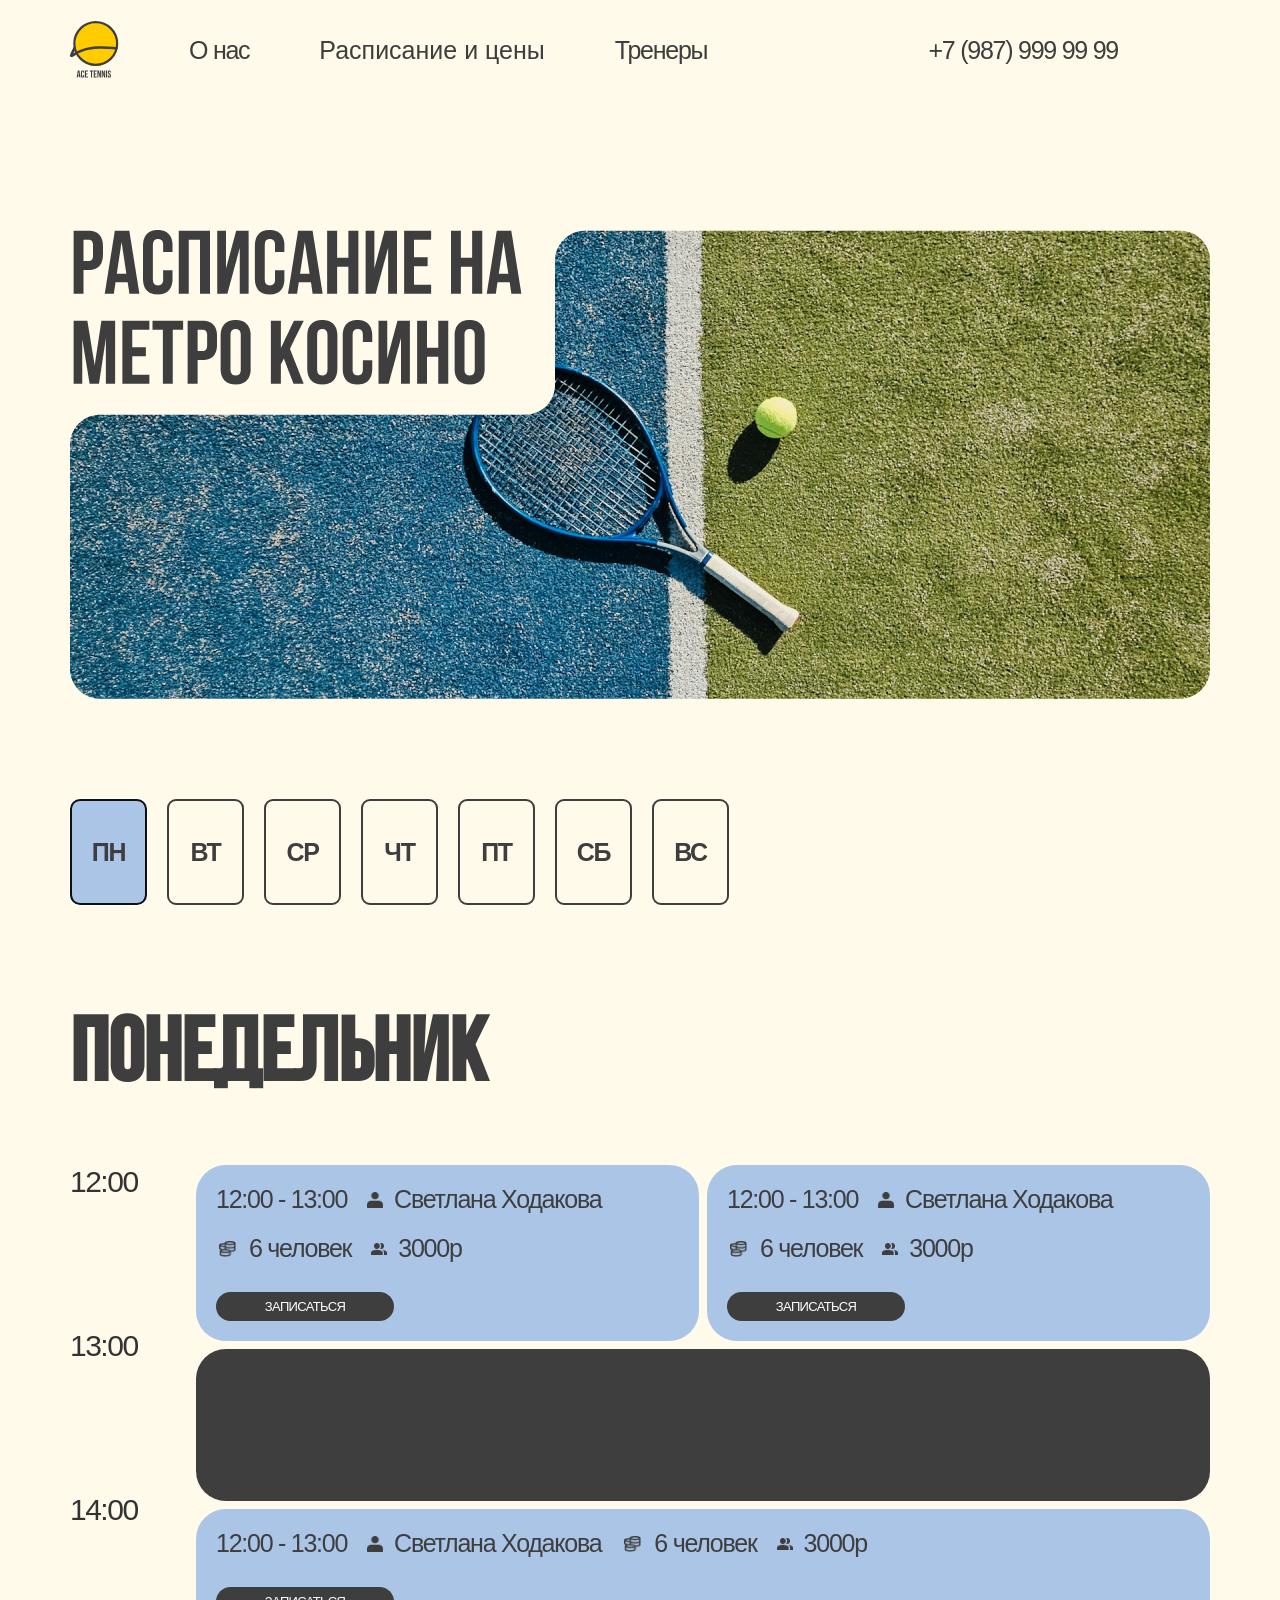
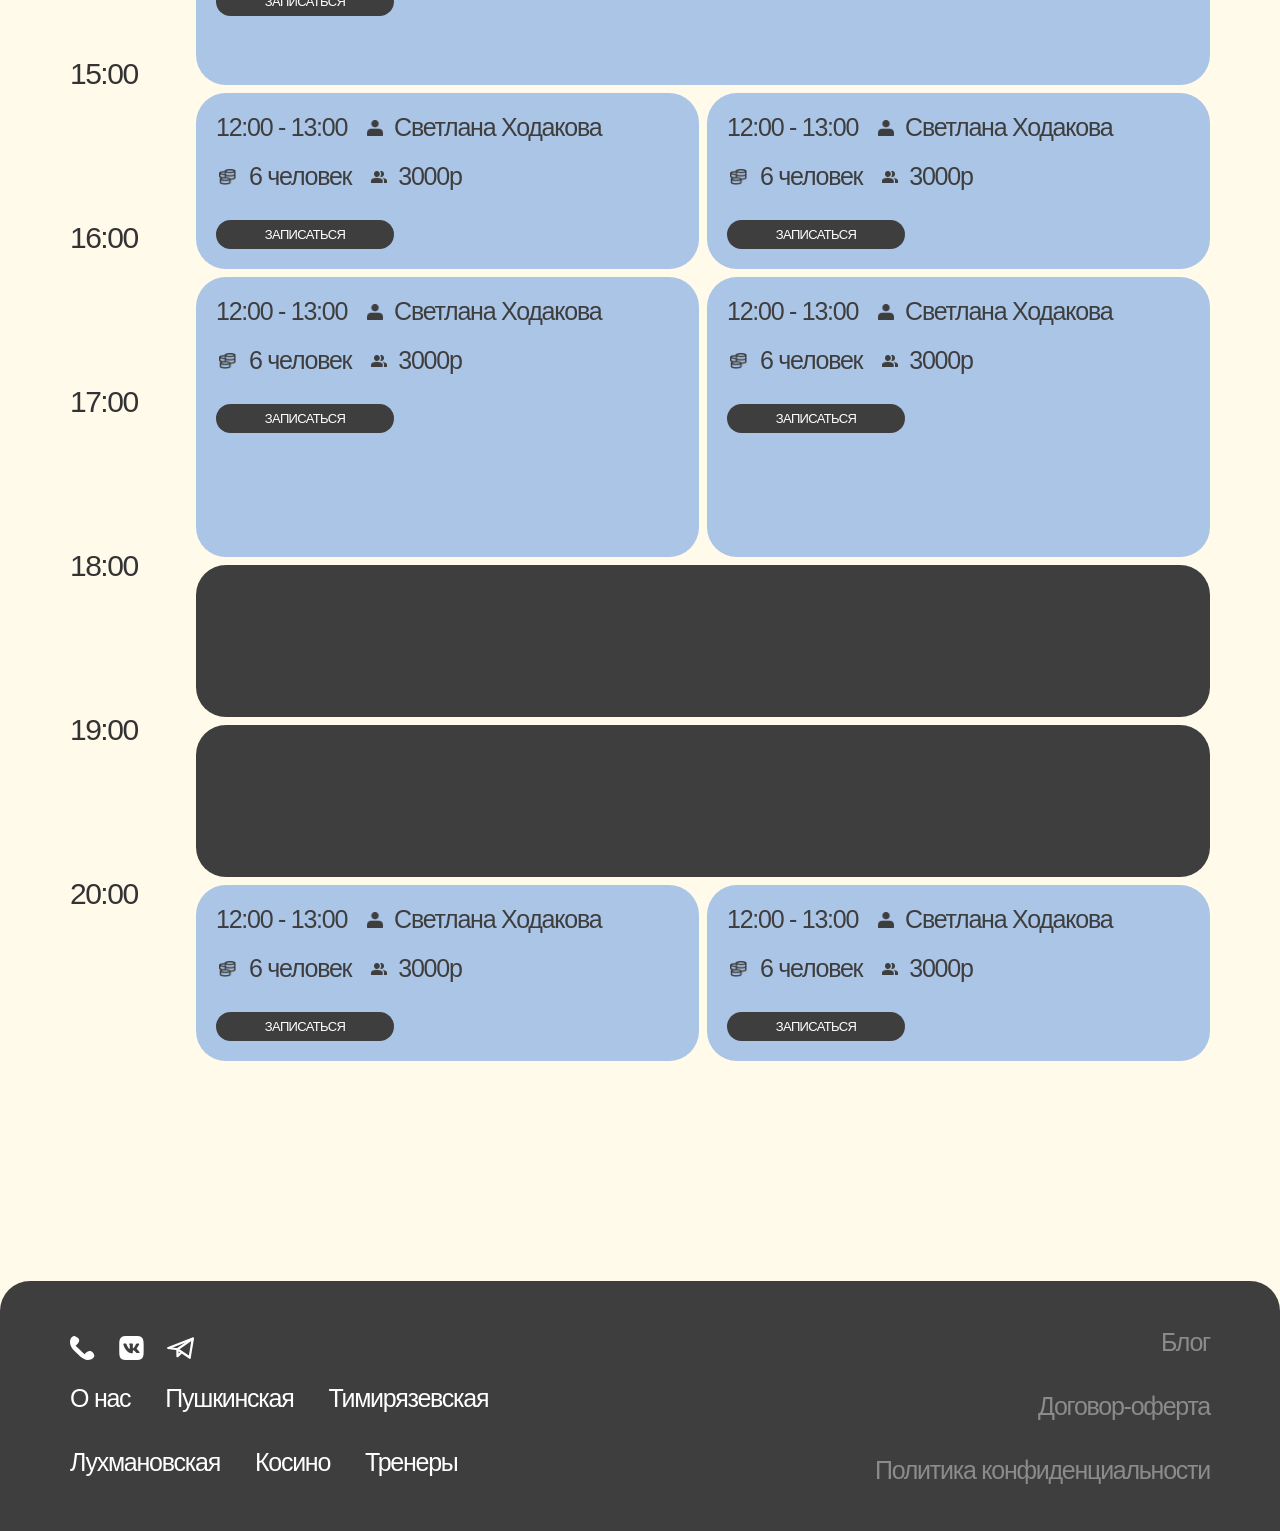
<file: schedule-kosino.html>
<!doctype html>
<html lang="ru">
	<head>
		<meta charset="utf-8" />
		<meta name="viewport" content="width=device-width, initial-scale=1" />
		<title>Расписание - Косино</title>
		<link rel="preconnect" href="https://fonts.googleapis.com" />
		<link rel="preconnect" href="https://fonts.gstatic.com" crossorigin />
		<link
			href="https://fonts.googleapis.com/css2?family=Bebas+Neue&display=swap"
			rel="stylesheet"
		/>
		<link rel="stylesheet" href="styles.css" />
		<link rel="stylesheet" href="schedule.css" />
	</head>
	<body data-schedule-location="Косино">
		<div class="page">
			<header class="site-header">
				<div class="header-left">
					<a class="logo" href="index.html" aria-label="Ace Tennis Academy">
						<img src="assets/img/лого.svg" alt=""/>
					</a>
					<nav class="header-nav">
						<a href="about.html">О нас</a>
						<div class="header-schedule-wrap">
						<button
							class="header-schedule"
							type="button"
							data-header-schedule
						>
							Расписание и цены
						</button>
						<div
							class="header-schedule-panel"
							data-header-schedule-panel
							aria-hidden="true"
						>
							<a href="schedule-pushkinskaya.html">Пушкинская</a>
							<a href="schedule-timiryazevskaya.html">Тимирязевская</a>
							<a href="schedule-kosino.html">Косино</a>
							<a href="schedule-lukhmanovskaya.html">Лухмановская</a>
						</div>
						</div>
						<a href="trainers.html">Тренеры</a>
					</nav>
				</div>
				<div class="header-right">
					<div class="header-phone">+7 (987) 999 99 99</div>
					<button
						class="burger"
						type="button"
						aria-label="Открыть меню"
						data-menu-open
					>
						<span></span>
						<span></span>
						<span></span>
					</button>
				</div>
			</header>

			<div class="menu-overlay" data-menu-overlay aria-hidden="true">
				<div class="menu-panel" role="dialog" aria-modal="true">
					<button
						class="menu-close"
						type="button"
						aria-label="Закрыть меню"
						data-menu-close
					></button>
					<nav class="menu-links">
						<a href="index.html">Главная</a>
						<a href="about.html">О нас</a>
						<button class="menu-link" type="button" data-menu-schedule>
							Расписание и цены
						</button>
						<a href="trainers.html">Тренеры</a>
						<a href="certificates.html">Сертификаты</a>
					</nav>
					<div class="menu-schedule" data-menu-schedule-panel aria-hidden="true">
						<a href="schedule-pushkinskaya.html">Пушкинская</a>
						<a href="schedule-timiryazevskaya.html">Тимирязевская</a>
						<a href="schedule-kosino.html">Косино</a>
						<a href="schedule-lukhmanovskaya.html">Лухмановская</a>
					</div>
					<div class="menu-contacts">
						<div class="menu-phone">+7 (987) 999 99 99</div>
						<div class="menu-icons">
							<img src="assets/img/menu-icons.svg" alt="" />
						</div>
					</div>
					<button class="btn menu-cta" type="button">Оставить заявку</button>
				</div>
			</div>

			<main class="schedule-main">
				<img src="assets/img/Group 1321319927 (3).png" alt="" />

				<section class="schedule-controls">
					<div class="day-tabs">
						<button class="day-tab is-active" type="button" data-day="pn">
							ПН
						</button>
						<button class="day-tab" type="button" data-day="vt">ВТ</button>
						<button class="day-tab" type="button" data-day="sr">СР</button>
						<button class="day-tab" type="button" data-day="cht">ЧТ</button>
						<button class="day-tab" type="button" data-day="pt">ПТ</button>
						<button class="day-tab" type="button" data-day="sb">СБ</button>
						<button class="day-tab" type="button" data-day="vs">ВС</button>
					</div>
				</section>

				<section class="schedule-day">
					<h2 data-schedule-title>Понедельник</h2>
					<div class="schedule-grid" data-schedule-grid></div>
				</section>

				<template id="schedule-template-a">
					<div class="schedule-times">
						<div>12:00</div>
						<div>13:00</div>
						<div>14:00</div>
						<div>15:00</div>
						<div>16:00</div>
						<div>17:00</div>
						<div>18:00</div>
						<div>19:00</div>
						<div>20:00</div>
					</div>
					<div class="schedule-slots">
						<div class="slot-row">
							<div class="slot-card">
								<div class="slot-meta">
									<span class="slot-time">12:00 - 13:00</span>
									<span class="slot-meta-item">
										<span class="icon icon-user"></span> Светлана Ходакова
									</span>
									<span class="slot-meta-item">
										<span class="icon icon-group"></span> 6 человек
									</span>
									<span class="slot-meta-item">
										<span class="icon icon-price"></span> 3000р
									</span>
								</div>
								<button class="slot-btn" type="button">Записаться</button>
							</div>
							<div class="slot-card">
								<div class="slot-meta">
									<span class="slot-time">12:00 - 13:00</span>
									<span class="slot-meta-item">
										<span class="icon icon-user"></span> Светлана Ходакова
									</span>
									<span class="slot-meta-item">
										<span class="icon icon-group"></span> 6 человек
									</span>
									<span class="slot-meta-item">
										<span class="icon icon-price"></span> 3000р
									</span>
								</div>
								<button class="slot-btn" type="button">Записаться</button>
							</div>
						</div>
						<div class="slot-row">
							<div class="slot-block"></div>
						</div>
						<div class="slot-row">
							<div class="slot-card slot-card-wide">
								<div class="slot-meta">
									<span class="slot-time">12:00 - 13:00</span>
									<span class="slot-meta-item">
										<span class="icon icon-user"></span> Светлана Ходакова
									</span>
									<span class="slot-meta-item">
										<span class="icon icon-group"></span> 6 человек
									</span>
									<span class="slot-meta-item">
										<span class="icon icon-price"></span> 3000р
									</span>
								</div>
								<button class="slot-btn" type="button">Записаться</button>
							</div>
						</div>
						<div class="slot-row">
							<div class="slot-card">
								<div class="slot-meta">
									<span class="slot-time">12:00 - 13:00</span>
									<span class="slot-meta-item">
										<span class="icon icon-user"></span> Светлана Ходакова
									</span>
									<span class="slot-meta-item">
										<span class="icon icon-group"></span> 6 человек
									</span>
									<span class="slot-meta-item">
										<span class="icon icon-price"></span> 3000р
									</span>
								</div>
								<button class="slot-btn" type="button">Записаться</button>
							</div>
							<div class="slot-card">
								<div class="slot-meta">
									<span class="slot-time">12:00 - 13:00</span>
									<span class="slot-meta-item">
										<span class="icon icon-user"></span> Светлана Ходакова
									</span>
									<span class="slot-meta-item">
										<span class="icon icon-group"></span> 6 человек
									</span>
									<span class="slot-meta-item">
										<span class="icon icon-price"></span> 3000р
									</span>
								</div>
								<button class="slot-btn" type="button">Записаться</button>
							</div>
						</div>
						<div class="slot-row slot-row-tall">
							<div class="slot-card slot-card-tall">
								<div class="slot-meta">
									<span class="slot-time">12:00 - 13:00</span>
									<span class="slot-meta-item">
										<span class="icon icon-user"></span> Светлана Ходакова
									</span>
									<span class="slot-meta-item">
										<span class="icon icon-group"></span> 6 человек
									</span>
									<span class="slot-meta-item">
										<span class="icon icon-price"></span> 3000р
									</span>
								</div>
								<button class="slot-btn" type="button">Записаться</button>
							</div>
							<div class="slot-card slot-card-tall">
								<div class="slot-meta">
									<span class="slot-time">12:00 - 13:00</span>
									<span class="slot-meta-item">
										<span class="icon icon-user"></span> Светлана Ходакова
									</span>
									<span class="slot-meta-item">
										<span class="icon icon-group"></span> 6 человек
									</span>
									<span class="slot-meta-item">
										<span class="icon icon-price"></span> 3000р
									</span>
								</div>
								<button class="slot-btn" type="button">Записаться</button>
							</div>
						</div>
						<div class="slot-row">
							<div class="slot-block"></div>
						</div>
						<div class="slot-row">
							<div class="slot-block"></div>
						</div>
						<div class="slot-row">
							<div class="slot-card">
								<div class="slot-meta">
									<span class="slot-time">12:00 - 13:00</span>
									<span class="slot-meta-item">
										<span class="icon icon-user"></span> Светлана Ходакова
									</span>
									<span class="slot-meta-item">
										<span class="icon icon-group"></span> 6 человек
									</span>
									<span class="slot-meta-item">
										<span class="icon icon-price"></span> 3000р
									</span>
								</div>
								<button class="slot-btn" type="button">Записаться</button>
							</div>
							<div class="slot-card">
								<div class="slot-meta">
									<span class="slot-time">12:00 - 13:00</span>
									<span class="slot-meta-item">
										<span class="icon icon-user"></span> Светлана Ходакова
									</span>
									<span class="slot-meta-item">
										<span class="icon icon-group"></span> 6 человек
									</span>
									<span class="slot-meta-item">
										<span class="icon icon-price"></span> 3000р
									</span>
								</div>
								<button class="slot-btn" type="button">Записаться</button>
							</div>
						</div>
					</div>
				</template>

				<template id="schedule-template-b">
					<div class="schedule-times">
						<div>12:00</div>
						<div>13:00</div>
						<div>14:00</div>
						<div>15:00</div>
						<div>16:00</div>
						<div>17:00</div>
						<div>18:00</div>
						<div>19:00</div>
						<div>20:00</div>
					</div>
					<div class="schedule-slots">
						<div class="slot-row">
							<div class="slot-card slot-card-wide">
								<div class="slot-meta">
									<span class="slot-time">12:00 - 13:00</span>
									<span class="slot-meta-item">
										<span class="icon icon-user"></span> Светлана Ходакова
									</span>
									<span class="slot-meta-item">
										<span class="icon icon-group"></span> 6 человек
									</span>
									<span class="slot-meta-item">
										<span class="icon icon-price"></span> 3000р
									</span>
								</div>
								<button class="slot-btn" type="button">Записаться</button>
							</div>
						</div>
						<div class="slot-row">
							<div class="slot-card slot-card-wide">
								<div class="slot-meta">
									<span class="slot-time">12:00 - 13:00</span>
									<span class="slot-meta-item">
										<span class="icon icon-user"></span> Светлана Ходакова
									</span>
									<span class="slot-meta-item">
										<span class="icon icon-group"></span> 6 человек
									</span>
									<span class="slot-meta-item">
										<span class="icon icon-price"></span> 3000р
									</span>
								</div>
								<button class="slot-btn" type="button">Записаться</button>
							</div>
						</div>
						<div class="slot-row">
							<div class="slot-block"></div>
						</div>
						<div class="slot-row slot-row-tall">
							<div class="slot-card slot-card-tall">
								<div class="slot-meta">
									<span class="slot-time">12:00 - 13:00</span>
									<span class="slot-meta-item">
										<span class="icon icon-user"></span> Светлана Ходакова
									</span>
									<span class="slot-meta-item">
										<span class="icon icon-group"></span> 6 человек
									</span>
									<span class="slot-meta-item">
										<span class="icon icon-price"></span> 3000р
									</span>
								</div>
								<button class="slot-btn" type="button">Записаться</button>
							</div>
							<div class="slot-card slot-card-tall">
								<div class="slot-meta">
									<span class="slot-time">12:00 - 13:00</span>
									<span class="slot-meta-item">
										<span class="icon icon-user"></span> Светлана Ходакова
									</span>
									<span class="slot-meta-item">
										<span class="icon icon-group"></span> 6 человек
									</span>
									<span class="slot-meta-item">
										<span class="icon icon-price"></span> 3000р
									</span>
								</div>
								<button class="slot-btn" type="button">Записаться</button>
							</div>
						</div>
						<div class="slot-row">
							<div class="slot-block"></div>
						</div>
						<div class="slot-row">
							<div class="slot-card">
								<div class="slot-meta">
									<span class="slot-time">12:00 - 13:00</span>
									<span class="slot-meta-item">
										<span class="icon icon-user"></span> Светлана Ходакова
									</span>
									<span class="slot-meta-item">
										<span class="icon icon-group"></span> 6 человек
									</span>
									<span class="slot-meta-item">
										<span class="icon icon-price"></span> 3000р
									</span>
								</div>
								<button class="slot-btn" type="button">Записаться</button>
							</div>
							<div class="slot-card">
								<div class="slot-meta">
									<span class="slot-time">12:00 - 13:00</span>
									<span class="slot-meta-item">
										<span class="icon icon-user"></span> Светлана Ходакова
									</span>
									<span class="slot-meta-item">
										<span class="icon icon-group"></span> 6 человек
									</span>
									<span class="slot-meta-item">
										<span class="icon icon-price"></span> 3000р
									</span>
								</div>
								<button class="slot-btn" type="button">Записаться</button>
							</div>
						</div>
						<div class="slot-row">
							<div class="slot-block"></div>
						</div>
						<div class="slot-row">
							<div class="slot-block"></div>
						</div>
					</div>
				</template>
			</main>

			<div class="request-modal request-modal--schedule" data-request-form-modal aria-hidden="true">
				<div
					class="request-modal__window request-modal__window--schedule"
					role="dialog"
					aria-modal="true"
					aria-labelledby="request-schedule-title"
				>
					<button
						class="request-modal__close"
						type="button"
						aria-label="Закрыть"
						data-request-form-close
					></button>
					<div class="request-modal__content request-modal__content--schedule">
						<h2 id="request-schedule-title">Ace Tennis Academy</h2>
						<div class="request-schedule">
							<div class="request-schedule-row">
								<span class="request-schedule-label">Дата</span>
								<div class="request-schedule-value">
									<span data-schedule-day>Понедельник</span>
									<span data-schedule-time>12:00 - 13:30</span>
								</div>
							</div>
							<div class="request-schedule-divider"></div>
							<div class="request-schedule-row">
								<span class="request-schedule-label">Тренер</span>
								<div class="request-schedule-value">
									<span data-schedule-trainer>Светлана Ходакова</span>
								</div>
							</div>
							<div class="request-schedule-divider"></div>
							<div class="request-schedule-row">
								<span class="request-schedule-label">Локация</span>
								<div class="request-schedule-value">
									<span data-schedule-location>Косино</span>
								</div>
							</div>
							<div class="request-schedule-divider"></div>
						</div>
						<form class="request-form request-form--schedule" data-request-form>
							<input type="text" name="name" placeholder="Имя" />
							<input type="tel" name="phone" placeholder="Номер телефона" />
							<label class="request-consent">
								<input type="checkbox" name="consent" />
								<span>Согласие на обработку персональных данных</span>
							</label>
							<button class="btn request-submit request-submit--schedule" type="submit">
								Записаться
							</button>
						</form>
					</div>
				</div>
			</div>

			<div class="request-modal" data-request-success aria-hidden="true">
				<div
					class="request-modal__window request-modal__window--success"
					role="dialog"
					aria-modal="true"
					aria-labelledby="request-success-title"
				>
					<button
						class="request-modal__close"
						type="button"
						aria-label="Закрыть"
						data-request-success-close
					></button>
					<h2 id="request-success-title">Заявка отправлена</h2>
				</div>
			</div>

			<footer class="site-footer">
				<div class="footer-left">
					<div class="footer-icons">
						<img src="assets/img/footer-logo.svg" alt="Контакты" />
					</div>
					<nav class="footer-nav">
						<a href="about.html">О нас</a>
						<a href="schedule-pushkinskaya.html">Пушкинская</a>
						<a href="schedule-timiryazevskaya.html">Тимирязевская</a>
						<a href="schedule-lukhmanovskaya.html">Лухмановская</a>
						<a href="schedule-kosino.html">Косино</a>
						<a href="trainers.html">Тренеры</a>
					</nav>
				</div>
				<div class="footer-right">
					<div>Блог</div>
					<div>Договор-оферта</div>
					<div>Политика конфиденциальности</div>
				</div>
			</footer>
		</div>
		<script src="menu.js"></script>
		<script src="request.js"></script>
		<script src="schedule.js"></script>
	</body>
</html>
</file>
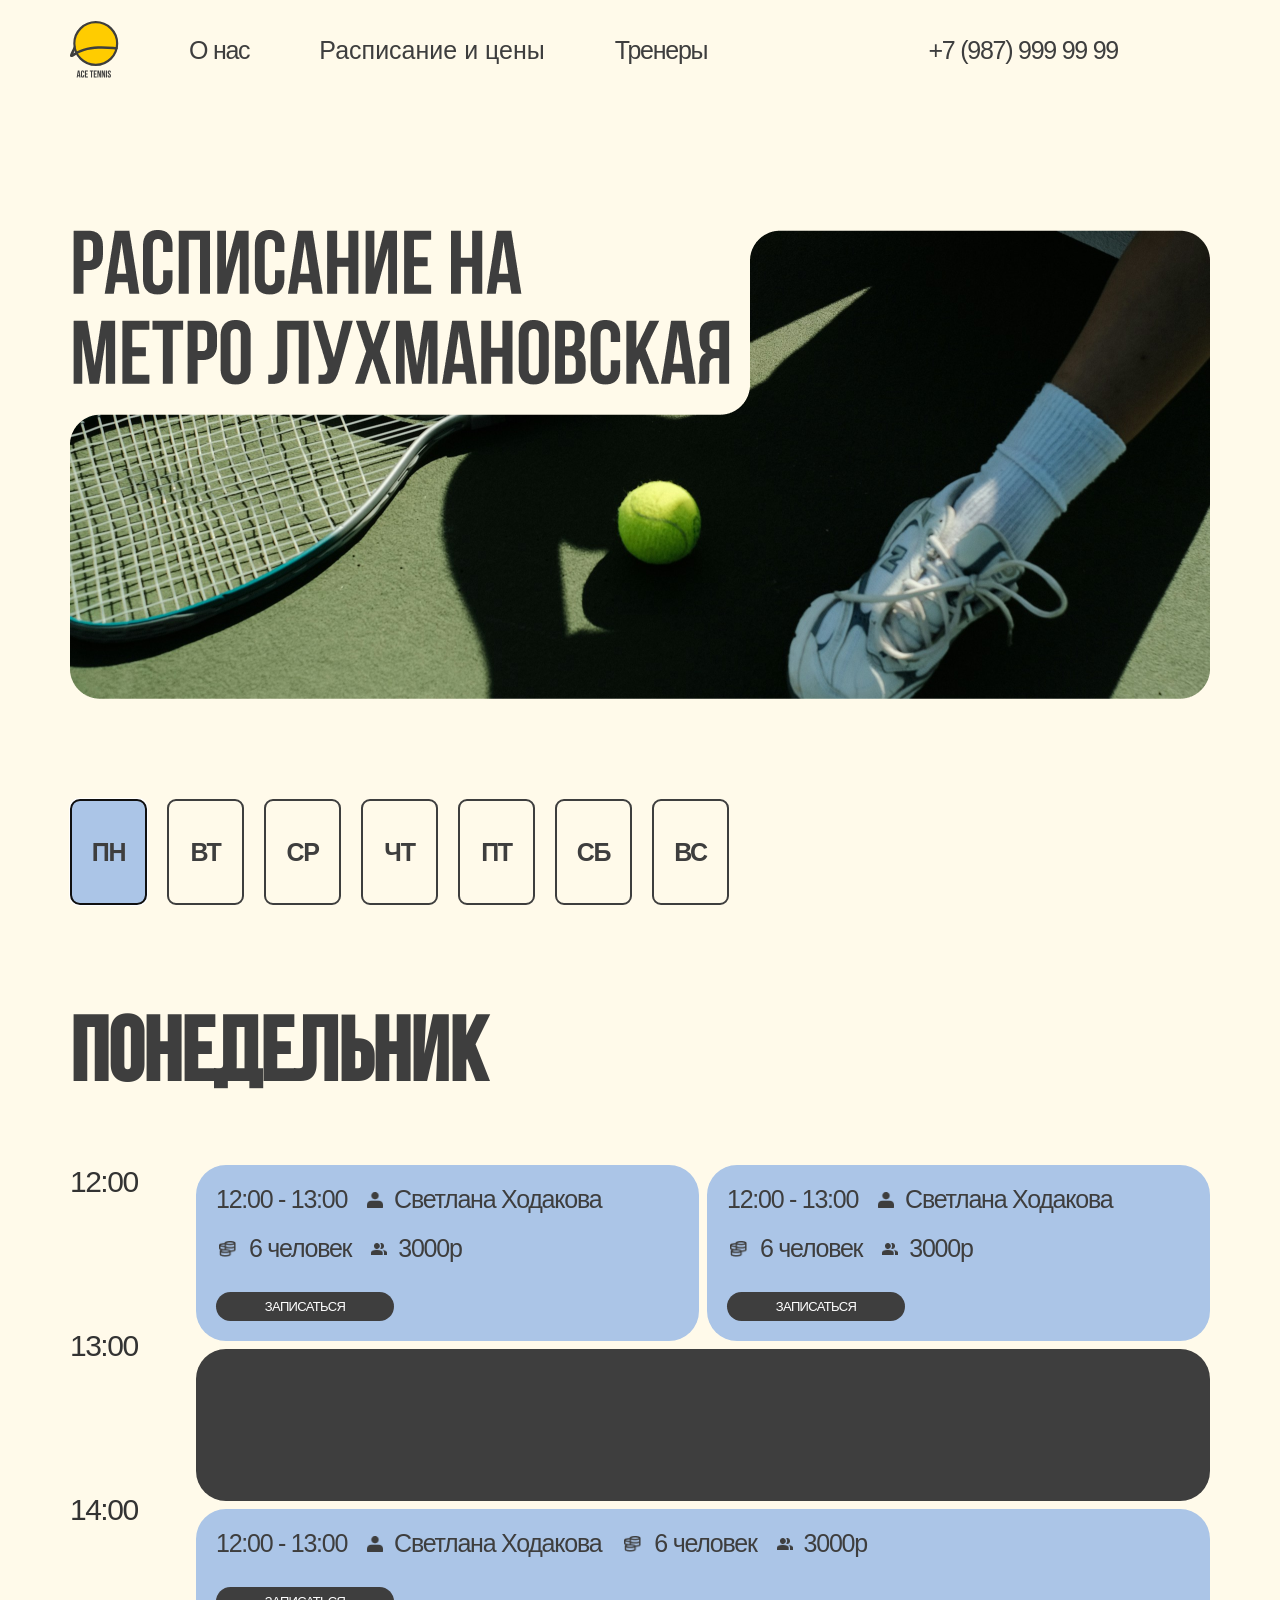
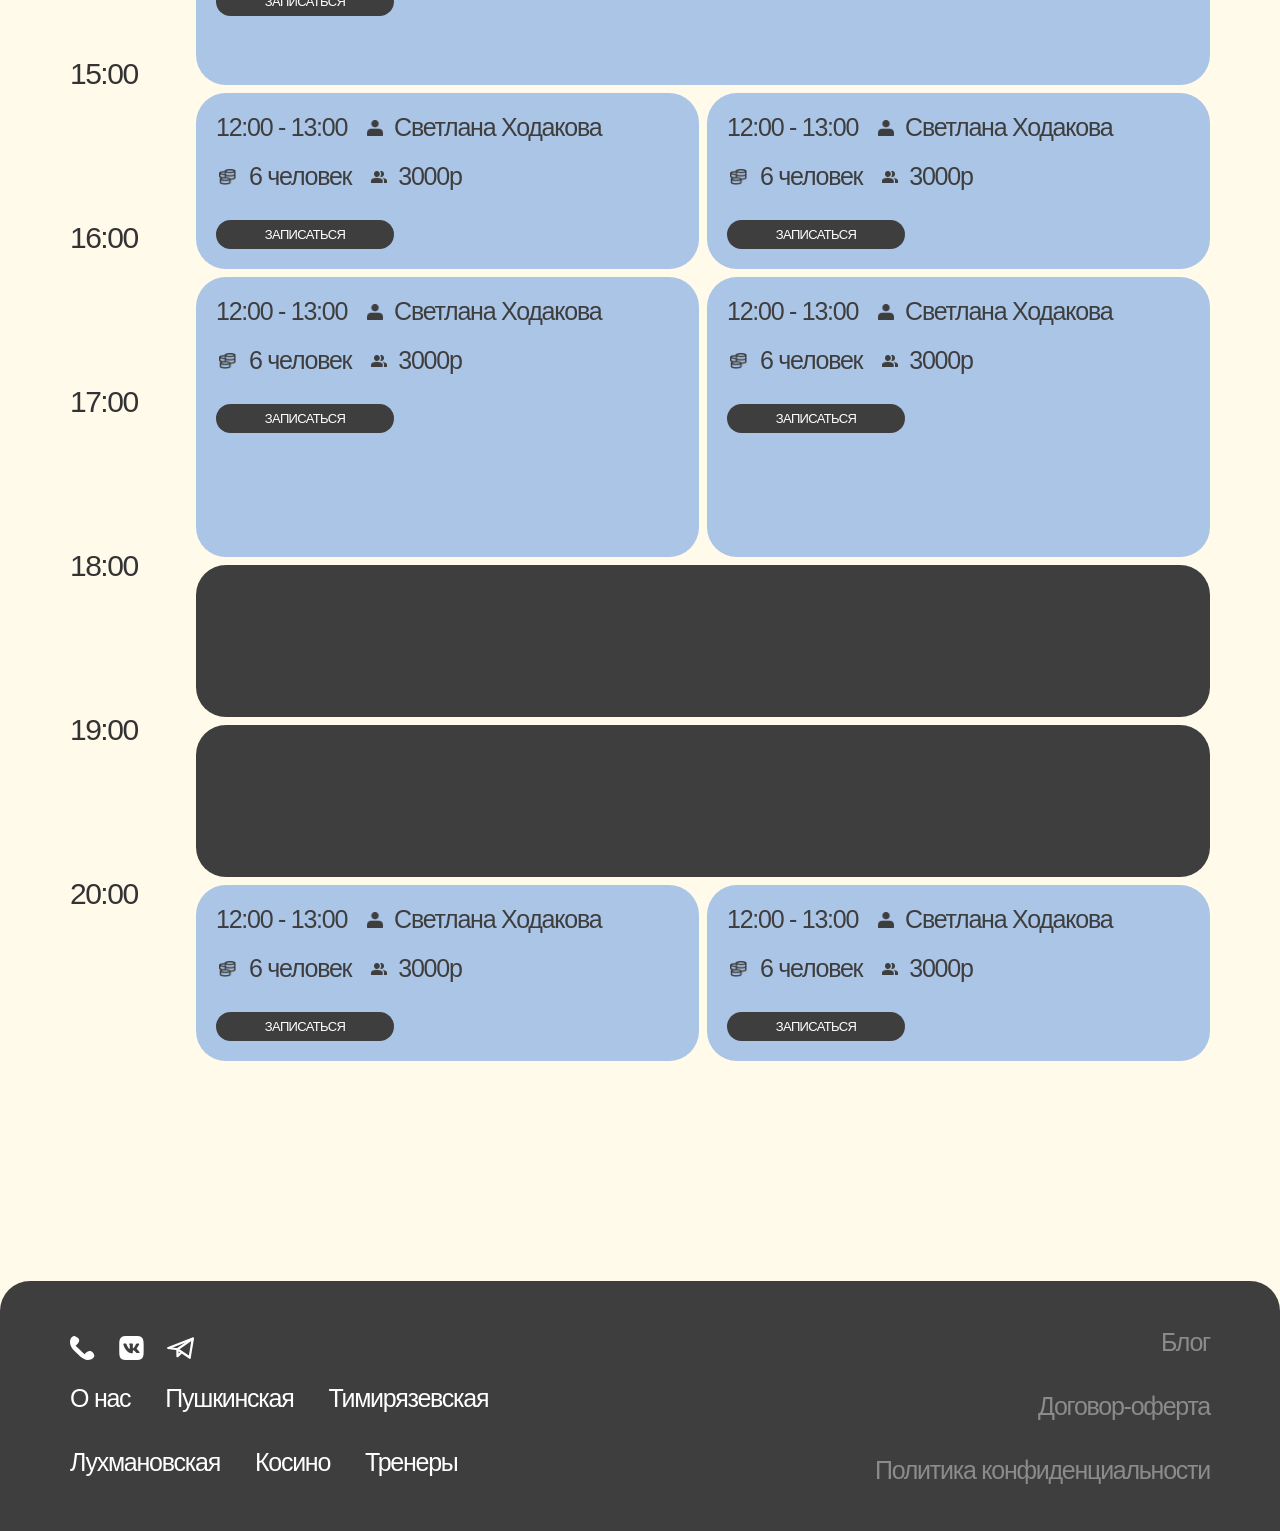
<file: schedule-lukhmanovskaya.html>
<!doctype html>
<html lang="ru">
	<head>
		<meta charset="utf-8" />
		<meta name="viewport" content="width=device-width, initial-scale=1" />
		<title>Расписание - Лухмановская</title>
		<link rel="preconnect" href="https://fonts.googleapis.com" />
		<link rel="preconnect" href="https://fonts.gstatic.com" crossorigin />
		<link
			href="https://fonts.googleapis.com/css2?family=Bebas+Neue&display=swap"
			rel="stylesheet"
		/>
		<link rel="stylesheet" href="styles.css" />
		<link rel="stylesheet" href="schedule.css" />
	</head>
	<body data-schedule-location="Лухмановская">
		<div class="page">
			<header class="site-header">
				<div class="header-left">
					<a class="logo" href="index.html" aria-label="Ace Tennis Academy">
						<img src="assets/img/лого.svg" alt=""/>
					</a>
					<nav class="header-nav">
						<a href="about.html">О нас</a>
						<div class="header-schedule-wrap">
							<button
								class="header-schedule"
								type="button"
								data-header-schedule
							>
								Расписание и цены
							</button>
							<div
								class="header-schedule-panel"
								data-header-schedule-panel
								aria-hidden="true"
							>
								<a href="schedule-pushkinskaya.html">Пушкинская</a>
								<a href="schedule-timiryazevskaya.html">Тимирязевская</a>
								<a href="schedule-kosino.html">Косино</a>
								<a href="schedule-lukhmanovskaya.html">Лухмановская</a>
							</div>
						</div>
						<a href="trainers.html">Тренеры</a>
					</nav>
				</div>
				<div class="header-right">
					<div class="header-phone">+7 (987) 999 99 99</div>
					<button
						class="burger"
						type="button"
						aria-label="Открыть меню"
						data-menu-open
					>
						<span></span>
						<span></span>
						<span></span>
					</button>
				</div>
			</header>

			<div class="menu-overlay" data-menu-overlay aria-hidden="true">
				<div class="menu-panel" role="dialog" aria-modal="true">
					<button
						class="menu-close"
						type="button"
						aria-label="Закрыть меню"
						data-menu-close
					></button>
					<nav class="menu-links">
						<a href="index.html">Главная</a>
						<a href="about.html">О нас</a>
						<button class="menu-link" type="button" data-menu-schedule>
							Расписание и цены
						</button>
						<a href="trainers.html">Тренеры</a>
						<a href="certificates.html">Сертификаты</a>
					</nav>
					<div class="menu-schedule" data-menu-schedule-panel aria-hidden="true">
						<a href="schedule-pushkinskaya.html">Пушкинская</a>
						<a href="schedule-timiryazevskaya.html">Тимирязевская</a>
						<a href="schedule-kosino.html">Косино</a>
						<a href="schedule-lukhmanovskaya.html">Лухмановская</a>
					</div>
					<div class="menu-contacts">
						<div class="menu-phone">+7 (987) 999 99 99</div>
						<div class="menu-icons">
							<img src="assets/img/menu-icons.svg" alt="" />
						</div>
					</div>
					<button class="btn menu-cta" type="button">Оставить заявку</button>
				</div>
			</div>

			<main class="schedule-main">
				<img src="assets/img/Group 1321319927 (2).png" alt="" />

				<section class="schedule-controls">
					<div class="day-tabs">
						<button class="day-tab is-active" type="button" data-day="pn">
							ПН
						</button>
						<button class="day-tab" type="button" data-day="vt">ВТ</button>
						<button class="day-tab" type="button" data-day="sr">СР</button>
						<button class="day-tab" type="button" data-day="cht">ЧТ</button>
						<button class="day-tab" type="button" data-day="pt">ПТ</button>
						<button class="day-tab" type="button" data-day="sb">СБ</button>
						<button class="day-tab" type="button" data-day="vs">ВС</button>
					</div>
				</section>

				<section class="schedule-day">
					<h2 data-schedule-title>Понедельник</h2>
					<div class="schedule-grid" data-schedule-grid></div>
				</section>

				<template id="schedule-template-a">
					<div class="schedule-times">
						<div>12:00</div>
						<div>13:00</div>
						<div>14:00</div>
						<div>15:00</div>
						<div>16:00</div>
						<div>17:00</div>
						<div>18:00</div>
						<div>19:00</div>
						<div>20:00</div>
					</div>
					<div class="schedule-slots">
						<div class="slot-row">
							<div class="slot-card">
								<div class="slot-meta">
									<span class="slot-time">12:00 - 13:00</span>
									<span class="slot-meta-item">
										<span class="icon icon-user"></span> Светлана Ходакова
									</span>
									<span class="slot-meta-item">
										<span class="icon icon-group"></span> 6 человек
									</span>
									<span class="slot-meta-item">
										<span class="icon icon-price"></span> 3000р
									</span>
								</div>
								<button class="slot-btn" type="button">Записаться</button>
							</div>
							<div class="slot-card">
								<div class="slot-meta">
									<span class="slot-time">12:00 - 13:00</span>
									<span class="slot-meta-item">
										<span class="icon icon-user"></span> Светлана Ходакова
									</span>
									<span class="slot-meta-item">
										<span class="icon icon-group"></span> 6 человек
									</span>
									<span class="slot-meta-item">
										<span class="icon icon-price"></span> 3000р
									</span>
								</div>
								<button class="slot-btn" type="button">Записаться</button>
							</div>
						</div>
						<div class="slot-row">
							<div class="slot-block"></div>
						</div>
						<div class="slot-row">
							<div class="slot-card slot-card-wide">
								<div class="slot-meta">
									<span class="slot-time">12:00 - 13:00</span>
									<span class="slot-meta-item">
										<span class="icon icon-user"></span> Светлана Ходакова
									</span>
									<span class="slot-meta-item">
										<span class="icon icon-group"></span> 6 человек
									</span>
									<span class="slot-meta-item">
										<span class="icon icon-price"></span> 3000р
									</span>
								</div>
								<button class="slot-btn" type="button">Записаться</button>
							</div>
						</div>
						<div class="slot-row">
							<div class="slot-card">
								<div class="slot-meta">
									<span class="slot-time">12:00 - 13:00</span>
									<span class="slot-meta-item">
										<span class="icon icon-user"></span> Светлана Ходакова
									</span>
									<span class="slot-meta-item">
										<span class="icon icon-group"></span> 6 человек
									</span>
									<span class="slot-meta-item">
										<span class="icon icon-price"></span> 3000р
									</span>
								</div>
								<button class="slot-btn" type="button">Записаться</button>
							</div>
							<div class="slot-card">
								<div class="slot-meta">
									<span class="slot-time">12:00 - 13:00</span>
									<span class="slot-meta-item">
										<span class="icon icon-user"></span> Светлана Ходакова
									</span>
									<span class="slot-meta-item">
										<span class="icon icon-group"></span> 6 человек
									</span>
									<span class="slot-meta-item">
										<span class="icon icon-price"></span> 3000р
									</span>
								</div>
								<button class="slot-btn" type="button">Записаться</button>
							</div>
						</div>
						<div class="slot-row slot-row-tall">
							<div class="slot-card slot-card-tall">
								<div class="slot-meta">
									<span class="slot-time">12:00 - 13:00</span>
									<span class="slot-meta-item">
										<span class="icon icon-user"></span> Светлана Ходакова
									</span>
									<span class="slot-meta-item">
										<span class="icon icon-group"></span> 6 человек
									</span>
									<span class="slot-meta-item">
										<span class="icon icon-price"></span> 3000р
									</span>
								</div>
								<button class="slot-btn" type="button">Записаться</button>
							</div>
							<div class="slot-card slot-card-tall">
								<div class="slot-meta">
									<span class="slot-time">12:00 - 13:00</span>
									<span class="slot-meta-item">
										<span class="icon icon-user"></span> Светлана Ходакова
									</span>
									<span class="slot-meta-item">
										<span class="icon icon-group"></span> 6 человек
									</span>
									<span class="slot-meta-item">
										<span class="icon icon-price"></span> 3000р
									</span>
								</div>
								<button class="slot-btn" type="button">Записаться</button>
							</div>
						</div>
						<div class="slot-row">
							<div class="slot-block"></div>
						</div>
						<div class="slot-row">
							<div class="slot-block"></div>
						</div>
						<div class="slot-row">
							<div class="slot-card">
								<div class="slot-meta">
									<span class="slot-time">12:00 - 13:00</span>
									<span class="slot-meta-item">
										<span class="icon icon-user"></span> Светлана Ходакова
									</span>
									<span class="slot-meta-item">
										<span class="icon icon-group"></span> 6 человек
									</span>
									<span class="slot-meta-item">
										<span class="icon icon-price"></span> 3000р
									</span>
								</div>
								<button class="slot-btn" type="button">Записаться</button>
							</div>
							<div class="slot-card">
								<div class="slot-meta">
									<span class="slot-time">12:00 - 13:00</span>
									<span class="slot-meta-item">
										<span class="icon icon-user"></span> Светлана Ходакова
									</span>
									<span class="slot-meta-item">
										<span class="icon icon-group"></span> 6 человек
									</span>
									<span class="slot-meta-item">
										<span class="icon icon-price"></span> 3000р
									</span>
								</div>
								<button class="slot-btn" type="button">Записаться</button>
							</div>
						</div>
					</div>
				</template>

				<template id="schedule-template-b">
					<div class="schedule-times">
						<div>12:00</div>
						<div>13:00</div>
						<div>14:00</div>
						<div>15:00</div>
						<div>16:00</div>
						<div>17:00</div>
						<div>18:00</div>
						<div>19:00</div>
						<div>20:00</div>
					</div>
					<div class="schedule-slots">
						<div class="slot-row">
							<div class="slot-card slot-card-wide">
								<div class="slot-meta">
									<span class="slot-time">12:00 - 13:00</span>
									<span class="slot-meta-item">
										<span class="icon icon-user"></span> Светлана Ходакова
									</span>
									<span class="slot-meta-item">
										<span class="icon icon-group"></span> 6 человек
									</span>
									<span class="slot-meta-item">
										<span class="icon icon-price"></span> 3000р
									</span>
								</div>
								<button class="slot-btn" type="button">Записаться</button>
							</div>
						</div>
						<div class="slot-row">
							<div class="slot-card slot-card-wide">
								<div class="slot-meta">
									<span class="slot-time">12:00 - 13:00</span>
									<span class="slot-meta-item">
										<span class="icon icon-user"></span> Светлана Ходакова
									</span>
									<span class="slot-meta-item">
										<span class="icon icon-group"></span> 6 человек
									</span>
									<span class="slot-meta-item">
										<span class="icon icon-price"></span> 3000р
									</span>
								</div>
								<button class="slot-btn" type="button">Записаться</button>
							</div>
						</div>
						<div class="slot-row">
							<div class="slot-block"></div>
						</div>
						<div class="slot-row slot-row-tall">
							<div class="slot-card slot-card-tall">
								<div class="slot-meta">
									<span class="slot-time">12:00 - 13:00</span>
									<span class="slot-meta-item">
										<span class="icon icon-user"></span> Светлана Ходакова
									</span>
									<span class="slot-meta-item">
										<span class="icon icon-group"></span> 6 человек
									</span>
									<span class="slot-meta-item">
										<span class="icon icon-price"></span> 3000р
									</span>
								</div>
								<button class="slot-btn" type="button">Записаться</button>
							</div>
							<div class="slot-card slot-card-tall">
								<div class="slot-meta">
									<span class="slot-time">12:00 - 13:00</span>
									<span class="slot-meta-item">
										<span class="icon icon-user"></span> Светлана Ходакова
									</span>
									<span class="slot-meta-item">
										<span class="icon icon-group"></span> 6 человек
									</span>
									<span class="slot-meta-item">
										<span class="icon icon-price"></span> 3000р
									</span>
								</div>
								<button class="slot-btn" type="button">Записаться</button>
							</div>
						</div>
						<div class="slot-row">
							<div class="slot-block"></div>
						</div>
						<div class="slot-row">
							<div class="slot-card">
								<div class="slot-meta">
									<span class="slot-time">12:00 - 13:00</span>
									<span class="slot-meta-item">
										<span class="icon icon-user"></span> Светлана Ходакова
									</span>
									<span class="slot-meta-item">
										<span class="icon icon-group"></span> 6 человек
									</span>
									<span class="slot-meta-item">
										<span class="icon icon-price"></span> 3000р
									</span>
								</div>
								<button class="slot-btn" type="button">Записаться</button>
							</div>
							<div class="slot-card">
								<div class="slot-meta">
									<span class="slot-time">12:00 - 13:00</span>
									<span class="slot-meta-item">
										<span class="icon icon-user"></span> Светлана Ходакова
									</span>
									<span class="slot-meta-item">
										<span class="icon icon-group"></span> 6 человек
									</span>
									<span class="slot-meta-item">
										<span class="icon icon-price"></span> 3000р
									</span>
								</div>
								<button class="slot-btn" type="button">Записаться</button>
							</div>
						</div>
						<div class="slot-row">
							<div class="slot-block"></div>
						</div>
						<div class="slot-row">
							<div class="slot-block"></div>
						</div>
					</div>
				</template>
			</main>

			<div class="request-modal request-modal--schedule" data-request-form-modal aria-hidden="true">
				<div
					class="request-modal__window request-modal__window--schedule"
					role="dialog"
					aria-modal="true"
					aria-labelledby="request-schedule-title"
				>
					<button
						class="request-modal__close"
						type="button"
						aria-label="Закрыть"
						data-request-form-close
					></button>
					<div class="request-modal__content request-modal__content--schedule">
						<h2 id="request-schedule-title">Ace Tennis Academy</h2>
						<div class="request-schedule">
							<div class="request-schedule-row">
								<span class="request-schedule-label">Дата</span>
								<div class="request-schedule-value">
									<span data-schedule-day>Понедельник</span>
									<span data-schedule-time>12:00 - 13:30</span>
								</div>
							</div>
							<div class="request-schedule-divider"></div>
							<div class="request-schedule-row">
								<span class="request-schedule-label">Тренер</span>
								<div class="request-schedule-value">
									<span data-schedule-trainer>Светлана Ходакова</span>
								</div>
							</div>
							<div class="request-schedule-divider"></div>
							<div class="request-schedule-row">
								<span class="request-schedule-label">Локация</span>
								<div class="request-schedule-value">
									<span data-schedule-location>Лухмановская</span>
								</div>
							</div>
							<div class="request-schedule-divider"></div>
						</div>
						<form class="request-form request-form--schedule" data-request-form>
							<input type="text" name="name" placeholder="Имя" />
							<input type="tel" name="phone" placeholder="Номер телефона" />
							<label class="request-consent">
								<input type="checkbox" name="consent" />
								<span>Согласие на обработку персональных данных</span>
							</label>
							<button class="btn request-submit request-submit--schedule" type="submit">
								Записаться
							</button>
						</form>
					</div>
				</div>
			</div>

			<div class="request-modal" data-request-success aria-hidden="true">
				<div
					class="request-modal__window request-modal__window--success"
					role="dialog"
					aria-modal="true"
					aria-labelledby="request-success-title"
				>
					<button
						class="request-modal__close"
						type="button"
						aria-label="Закрыть"
						data-request-success-close
					></button>
					<h2 id="request-success-title">Заявка отправлена</h2>
				</div>
			</div>

			<footer class="site-footer">
				<div class="footer-left">
					<div class="footer-icons">
						<img src="assets/img/footer-logo.svg" alt="Контакты" />
					</div>
					<nav class="footer-nav">
						<a href="about.html">О нас</a>
						<a href="schedule-pushkinskaya.html">Пушкинская</a>
						<a href="schedule-timiryazevskaya.html">Тимирязевская</a>
						<a href="schedule-lukhmanovskaya.html">Лухмановская</a>
						<a href="schedule-kosino.html">Косино</a>
						<a href="trainers.html">Тренеры</a>
					</nav>
				</div>
				<div class="footer-right">
					<div>Блог</div>
					<div>Договор-оферта</div>
					<div>Политика конфиденциальности</div>
				</div>
			</footer>
		</div>
		<script src="menu.js"></script>
		<script src="request.js"></script>
		<script src="schedule.js"></script>
	</body>
</html>
</file>
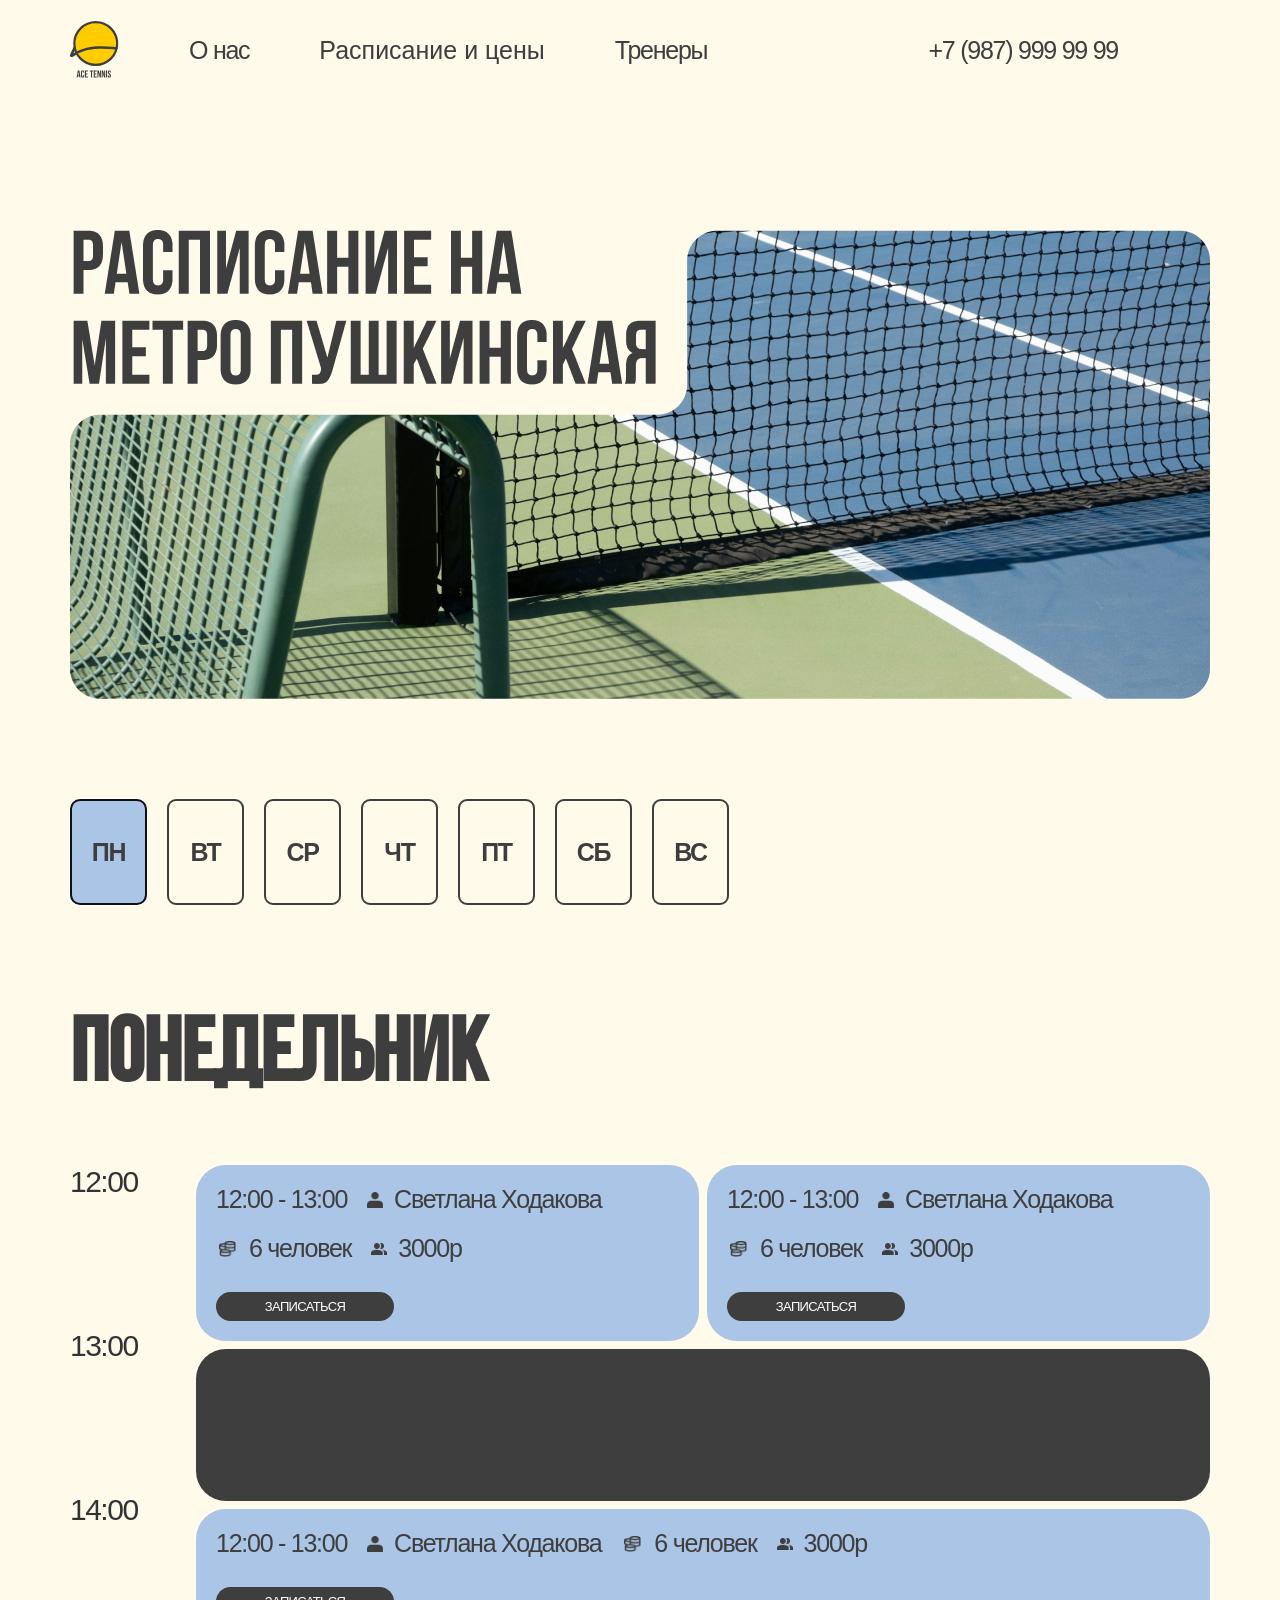
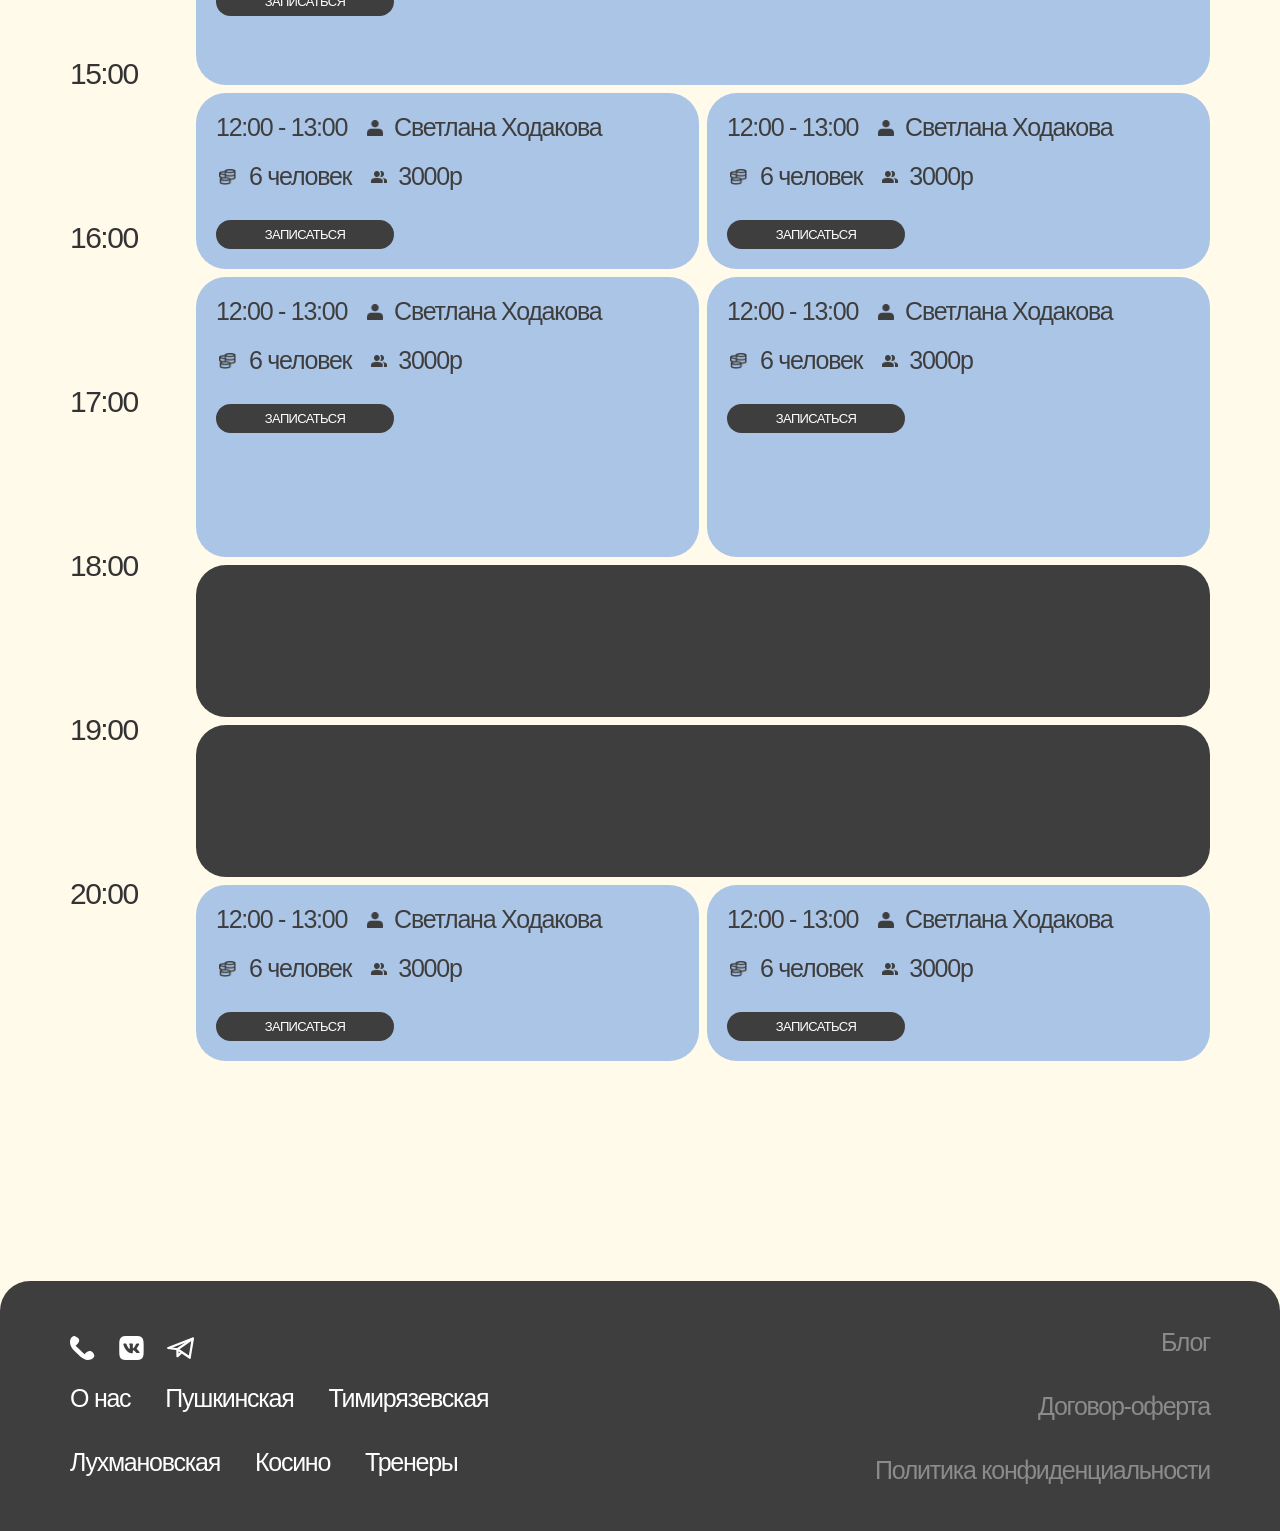
<file: schedule-pushkinskaya.html>
<!doctype html>
<html lang="ru">
	<head>
		<meta charset="utf-8" />
		<meta name="viewport" content="width=device-width, initial-scale=1" />
		<title>Расписание - Пушкинская</title>
		<link rel="preconnect" href="https://fonts.googleapis.com" />
		<link rel="preconnect" href="https://fonts.gstatic.com" crossorigin />
		<link
			href="https://fonts.googleapis.com/css2?family=Bebas+Neue&display=swap"
			rel="stylesheet"
		/>
		<link rel="stylesheet" href="styles.css" />
		<link rel="stylesheet" href="schedule.css" />
	</head>
	<body data-schedule-location="Пушкинская">
		<div class="page">
			<header class="site-header">
				<div class="header-left">
					<a class="logo" href="index.html" aria-label="Ace Tennis Academy">
						<img src="assets/img/лого.svg" alt=""/>
					</a>
					<nav class="header-nav">
						<a href="about.html">О нас</a>
						<div class="header-schedule-wrap">
							<button
								class="header-schedule"
								type="button"
								data-header-schedule
							>
								Расписание и цены
							</button>
							<div
								class="header-schedule-panel"
								data-header-schedule-panel
								aria-hidden="true"
							>
								<a href="schedule-pushkinskaya.html">Пушкинская</a>
								<a href="schedule-timiryazevskaya.html">Тимирязевская</a>
								<a href="schedule-kosino.html">Косино</a>
								<a href="schedule-lukhmanovskaya.html">Лухмановская</a>
							</div>
						</div>
						<a href="trainers.html">Тренеры</a>
					</nav>
				</div>
				<div class="header-right">
					<div class="header-phone">+7 (987) 999 99 99</div>
					<button
						class="burger"
						type="button"
						aria-label="Открыть меню"
						data-menu-open
					>
						<span></span>
						<span></span>
						<span></span>
					</button>
				</div>
			</header>

			<div class="menu-overlay" data-menu-overlay aria-hidden="true">
				<div class="menu-panel" role="dialog" aria-modal="true">
					<button
						class="menu-close"
						type="button"
						aria-label="Закрыть меню"
						data-menu-close
					></button>
					<nav class="menu-links">
						<a href="index.html">Главная</a>
						<a href="about.html">О нас</a>
						<button class="menu-link" type="button" data-menu-schedule>
							Расписание и цены
						</button>
						<a href="trainers.html">Тренеры</a>
						<a href="certificates.html">Сертификаты</a>
					</nav>
					<div class="menu-schedule" data-menu-schedule-panel aria-hidden="true">
						<a href="schedule-pushkinskaya.html">Пушкинская</a>
						<a href="schedule-timiryazevskaya.html">Тимирязевская</a>
						<a href="schedule-kosino.html">Косино</a>
						<a href="schedule-lukhmanovskaya.html">Лухмановская</a>
					</div>
					<div class="menu-contacts">
						<div class="menu-phone">+7 (987) 999 99 99</div>
						<div class="menu-icons">
							<img src="assets/img/menu-icons.svg" alt="" />
						</div>
					</div>
					<button class="btn menu-cta" type="button">Оставить заявку</button>
				</div>
			</div>

			<main class="schedule-main">
				<img src="assets/img/Group 1321319927 (1).png" alt="" />

				<section class="schedule-controls">
					<div class="day-tabs">
						<button class="day-tab is-active" type="button" data-day="pn">
							ПН
						</button>
						<button class="day-tab" type="button" data-day="vt">ВТ</button>
						<button class="day-tab" type="button" data-day="sr">СР</button>
						<button class="day-tab" type="button" data-day="cht">ЧТ</button>
						<button class="day-tab" type="button" data-day="pt">ПТ</button>
						<button class="day-tab" type="button" data-day="sb">СБ</button>
						<button class="day-tab" type="button" data-day="vs">ВС</button>
					</div>
				</section>

				<section class="schedule-day">
					<h2 data-schedule-title>Понедельник</h2>
					<div class="schedule-grid" data-schedule-grid></div>
				</section>

				<template id="schedule-template-a">
					<div class="schedule-times">
						<div>12:00</div>
						<div>13:00</div>
						<div>14:00</div>
						<div>15:00</div>
						<div>16:00</div>
						<div>17:00</div>
						<div>18:00</div>
						<div>19:00</div>
						<div>20:00</div>
					</div>
					<div class="schedule-slots">
						<div class="slot-row">
							<div class="slot-card">
								<div class="slot-meta">
									<span class="slot-time">12:00 - 13:00</span>
									<span class="slot-meta-item">
										<span class="icon icon-user"></span> Светлана Ходакова
									</span>
									<span class="slot-meta-item">
										<span class="icon icon-group"></span> 6 человек
									</span>
									<span class="slot-meta-item">
										<span class="icon icon-price"></span> 3000р
									</span>
								</div>
								<button class="slot-btn" type="button">Записаться</button>
							</div>
							<div class="slot-card">
								<div class="slot-meta">
									<span class="slot-time">12:00 - 13:00</span>
									<span class="slot-meta-item">
										<span class="icon icon-user"></span> Светлана Ходакова
									</span>
									<span class="slot-meta-item">
										<span class="icon icon-group"></span> 6 человек
									</span>
									<span class="slot-meta-item">
										<span class="icon icon-price"></span> 3000р
									</span>
								</div>
								<button class="slot-btn" type="button">Записаться</button>
							</div>
						</div>
						<div class="slot-row">
							<div class="slot-block"></div>
						</div>
						<div class="slot-row">
							<div class="slot-card slot-card-wide">
								<div class="slot-meta">
									<span class="slot-time">12:00 - 13:00</span>
									<span class="slot-meta-item">
										<span class="icon icon-user"></span> Светлана Ходакова
									</span>
									<span class="slot-meta-item">
										<span class="icon icon-group"></span> 6 человек
									</span>
									<span class="slot-meta-item">
										<span class="icon icon-price"></span> 3000р
									</span>
								</div>
								<button class="slot-btn" type="button">Записаться</button>
							</div>
						</div>
						<div class="slot-row">
							<div class="slot-card">
								<div class="slot-meta">
									<span class="slot-time">12:00 - 13:00</span>
									<span class="slot-meta-item">
										<span class="icon icon-user"></span> Светлана Ходакова
									</span>
									<span class="slot-meta-item">
										<span class="icon icon-group"></span> 6 человек
									</span>
									<span class="slot-meta-item">
										<span class="icon icon-price"></span> 3000р
									</span>
								</div>
								<button class="slot-btn" type="button">Записаться</button>
							</div>
							<div class="slot-card">
								<div class="slot-meta">
									<span class="slot-time">12:00 - 13:00</span>
									<span class="slot-meta-item">
										<span class="icon icon-user"></span> Светлана Ходакова
									</span>
									<span class="slot-meta-item">
										<span class="icon icon-group"></span> 6 человек
									</span>
									<span class="slot-meta-item">
										<span class="icon icon-price"></span> 3000р
									</span>
								</div>
								<button class="slot-btn" type="button">Записаться</button>
							</div>
						</div>
						<div class="slot-row slot-row-tall">
							<div class="slot-card slot-card-tall">
								<div class="slot-meta">
									<span class="slot-time">12:00 - 13:00</span>
									<span class="slot-meta-item">
										<span class="icon icon-user"></span> Светлана Ходакова
									</span>
									<span class="slot-meta-item">
										<span class="icon icon-group"></span> 6 человек
									</span>
									<span class="slot-meta-item">
										<span class="icon icon-price"></span> 3000р
									</span>
								</div>
								<button class="slot-btn" type="button">Записаться</button>
							</div>
							<div class="slot-card slot-card-tall">
								<div class="slot-meta">
									<span class="slot-time">12:00 - 13:00</span>
									<span class="slot-meta-item">
										<span class="icon icon-user"></span> Светлана Ходакова
									</span>
									<span class="slot-meta-item">
										<span class="icon icon-group"></span> 6 человек
									</span>
									<span class="slot-meta-item">
										<span class="icon icon-price"></span> 3000р
									</span>
								</div>
								<button class="slot-btn" type="button">Записаться</button>
							</div>
						</div>
						<div class="slot-row">
							<div class="slot-block"></div>
						</div>
						<div class="slot-row">
							<div class="slot-block"></div>
						</div>
						<div class="slot-row">
							<div class="slot-card">
								<div class="slot-meta">
									<span class="slot-time">12:00 - 13:00</span>
									<span class="slot-meta-item">
										<span class="icon icon-user"></span> Светлана Ходакова
									</span>
									<span class="slot-meta-item">
										<span class="icon icon-group"></span> 6 человек
									</span>
									<span class="slot-meta-item">
										<span class="icon icon-price"></span> 3000р
									</span>
								</div>
								<button class="slot-btn" type="button">Записаться</button>
							</div>
							<div class="slot-card">
								<div class="slot-meta">
									<span class="slot-time">12:00 - 13:00</span>
									<span class="slot-meta-item">
										<span class="icon icon-user"></span> Светлана Ходакова
									</span>
									<span class="slot-meta-item">
										<span class="icon icon-group"></span> 6 человек
									</span>
									<span class="slot-meta-item">
										<span class="icon icon-price"></span> 3000р
									</span>
								</div>
								<button class="slot-btn" type="button">Записаться</button>
							</div>
						</div>
					</div>
				</template>

				<template id="schedule-template-b">
					<div class="schedule-times">
						<div>12:00</div>
						<div>13:00</div>
						<div>14:00</div>
						<div>15:00</div>
						<div>16:00</div>
						<div>17:00</div>
						<div>18:00</div>
						<div>19:00</div>
						<div>20:00</div>
					</div>
					<div class="schedule-slots">
						<div class="slot-row">
							<div class="slot-card slot-card-wide">
								<div class="slot-meta">
									<span class="slot-time">12:00 - 13:00</span>
									<span class="slot-meta-item">
										<span class="icon icon-user"></span> Светлана Ходакова
									</span>
									<span class="slot-meta-item">
										<span class="icon icon-group"></span> 6 человек
									</span>
									<span class="slot-meta-item">
										<span class="icon icon-price"></span> 3000р
									</span>
								</div>
								<button class="slot-btn" type="button">Записаться</button>
							</div>
						</div>
						<div class="slot-row">
							<div class="slot-card slot-card-wide">
								<div class="slot-meta">
									<span class="slot-time">12:00 - 13:00</span>
									<span class="slot-meta-item">
										<span class="icon icon-user"></span> Светлана Ходакова
									</span>
									<span class="slot-meta-item">
										<span class="icon icon-group"></span> 6 человек
									</span>
									<span class="slot-meta-item">
										<span class="icon icon-price"></span> 3000р
									</span>
								</div>
								<button class="slot-btn" type="button">Записаться</button>
							</div>
						</div>
						<div class="slot-row">
							<div class="slot-block"></div>
						</div>
						<div class="slot-row slot-row-tall">
							<div class="slot-card slot-card-tall">
								<div class="slot-meta">
									<span class="slot-time">12:00 - 13:00</span>
									<span class="slot-meta-item">
										<span class="icon icon-user"></span> Светлана Ходакова
									</span>
									<span class="slot-meta-item">
										<span class="icon icon-group"></span> 6 человек
									</span>
									<span class="slot-meta-item">
										<span class="icon icon-price"></span> 3000р
									</span>
								</div>
								<button class="slot-btn" type="button">Записаться</button>
							</div>
							<div class="slot-card slot-card-tall">
								<div class="slot-meta">
									<span class="slot-time">12:00 - 13:00</span>
									<span class="slot-meta-item">
										<span class="icon icon-user"></span> Светлана Ходакова
									</span>
									<span class="slot-meta-item">
										<span class="icon icon-group"></span> 6 человек
									</span>
									<span class="slot-meta-item">
										<span class="icon icon-price"></span> 3000р
									</span>
								</div>
								<button class="slot-btn" type="button">Записаться</button>
							</div>
						</div>
						<div class="slot-row">
							<div class="slot-block"></div>
						</div>
						<div class="slot-row">
							<div class="slot-card">
								<div class="slot-meta">
									<span class="slot-time">12:00 - 13:00</span>
									<span class="slot-meta-item">
										<span class="icon icon-user"></span> Светлана Ходакова
									</span>
									<span class="slot-meta-item">
										<span class="icon icon-group"></span> 6 человек
									</span>
									<span class="slot-meta-item">
										<span class="icon icon-price"></span> 3000р
									</span>
								</div>
								<button class="slot-btn" type="button">Записаться</button>
							</div>
							<div class="slot-card">
								<div class="slot-meta">
									<span class="slot-time">12:00 - 13:00</span>
									<span class="slot-meta-item">
										<span class="icon icon-user"></span> Светлана Ходакова
									</span>
									<span class="slot-meta-item">
										<span class="icon icon-group"></span> 6 человек
									</span>
									<span class="slot-meta-item">
										<span class="icon icon-price"></span> 3000р
									</span>
								</div>
								<button class="slot-btn" type="button">Записаться</button>
							</div>
						</div>
						<div class="slot-row">
							<div class="slot-block"></div>
						</div>
						<div class="slot-row">
							<div class="slot-block"></div>
						</div>
					</div>
				</template>
			</main>

			<div class="request-modal request-modal--schedule" data-request-form-modal aria-hidden="true">
				<div
					class="request-modal__window request-modal__window--schedule"
					role="dialog"
					aria-modal="true"
					aria-labelledby="request-schedule-title"
				>
					<button
						class="request-modal__close"
						type="button"
						aria-label="Закрыть"
						data-request-form-close
					></button>
					<div class="request-modal__content request-modal__content--schedule">
						<h2 id="request-schedule-title">Ace Tennis Academy</h2>
						<div class="request-schedule">
							<div class="request-schedule-row">
								<span class="request-schedule-label">Дата</span>
								<div class="request-schedule-value">
									<span data-schedule-day>Понедельник</span>
									<span data-schedule-time>12:00 - 13:30</span>
								</div>
							</div>
							<div class="request-schedule-divider"></div>
							<div class="request-schedule-row">
								<span class="request-schedule-label">Тренер</span>
								<div class="request-schedule-value">
									<span data-schedule-trainer>Светлана Ходакова</span>
								</div>
							</div>
							<div class="request-schedule-divider"></div>
							<div class="request-schedule-row">
								<span class="request-schedule-label">Локация</span>
								<div class="request-schedule-value">
									<span data-schedule-location>Пушкинская</span>
								</div>
							</div>
							<div class="request-schedule-divider"></div>
						</div>
						<form class="request-form request-form--schedule" data-request-form>
							<input type="text" name="name" placeholder="Имя" />
							<input type="tel" name="phone" placeholder="Номер телефона" />
							<label class="request-consent">
								<input type="checkbox" name="consent" />
								<span>Согласие на обработку персональных данных</span>
							</label>
							<button class="btn request-submit request-submit--schedule" type="submit">
								Записаться
							</button>
						</form>
					</div>
				</div>
			</div>

			<div class="request-modal" data-request-success aria-hidden="true">
				<div
					class="request-modal__window request-modal__window--success"
					role="dialog"
					aria-modal="true"
					aria-labelledby="request-success-title"
				>
					<button
						class="request-modal__close"
						type="button"
						aria-label="Закрыть"
						data-request-success-close
					></button>
					<h2 id="request-success-title">Заявка отправлена</h2>
				</div>
			</div>

			<footer class="site-footer">
				<div class="footer-left">
					<div class="footer-icons">
						<img src="assets/img/footer-logo.svg" alt="Контакты" />
					</div>
					<nav class="footer-nav">
						<a href="about.html">О нас</a>
						<a href="schedule-pushkinskaya.html">Пушкинская</a>
						<a href="schedule-timiryazevskaya.html">Тимирязевская</a>
						<a href="schedule-lukhmanovskaya.html">Лухмановская</a>
						<a href="schedule-kosino.html">Косино</a>
						<a href="trainers.html">Тренеры</a>
					</nav>
				</div>
				<div class="footer-right">
					<div>Блог</div>
					<div>Договор-оферта</div>
					<div>Политика конфиденциальности</div>
				</div>
			</footer>
		</div>
		<script src="menu.js"></script>
		<script src="request.js"></script>
		<script src="schedule.js"></script>
	</body>
</html>
</file>
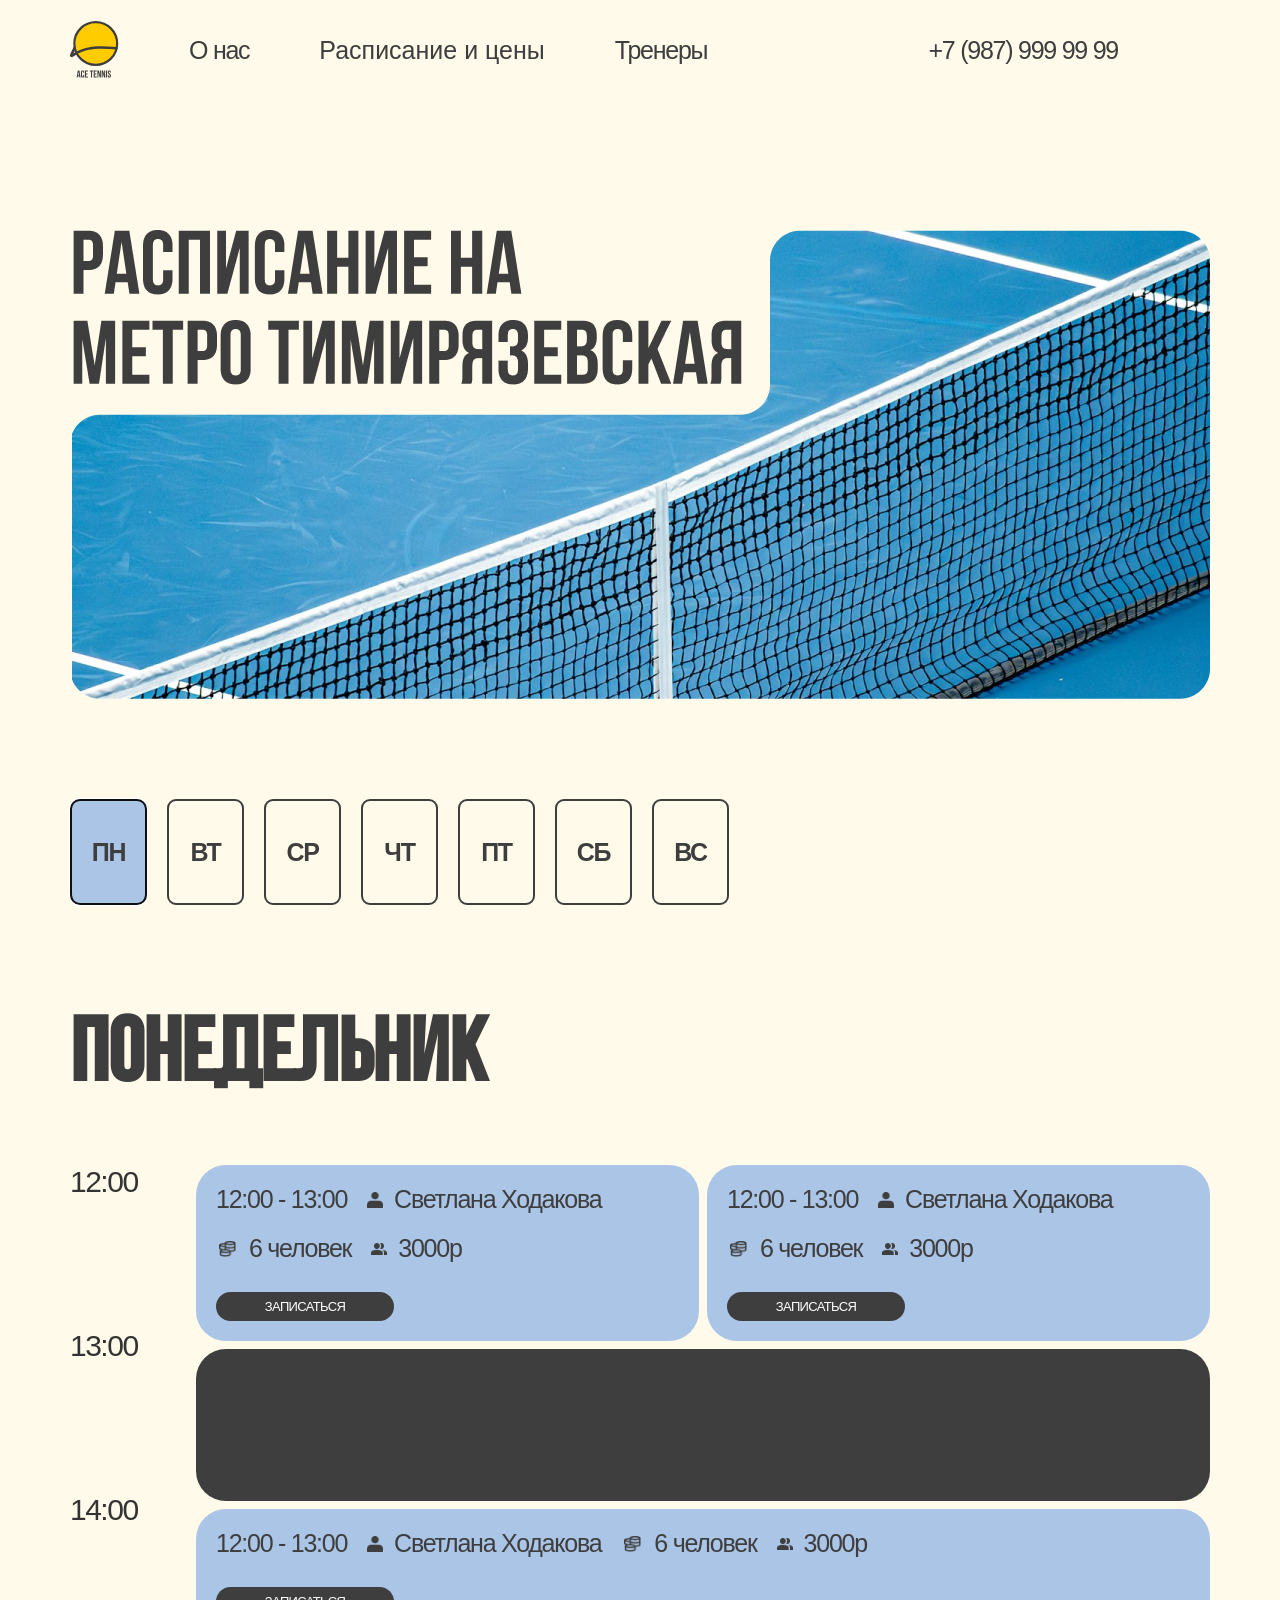
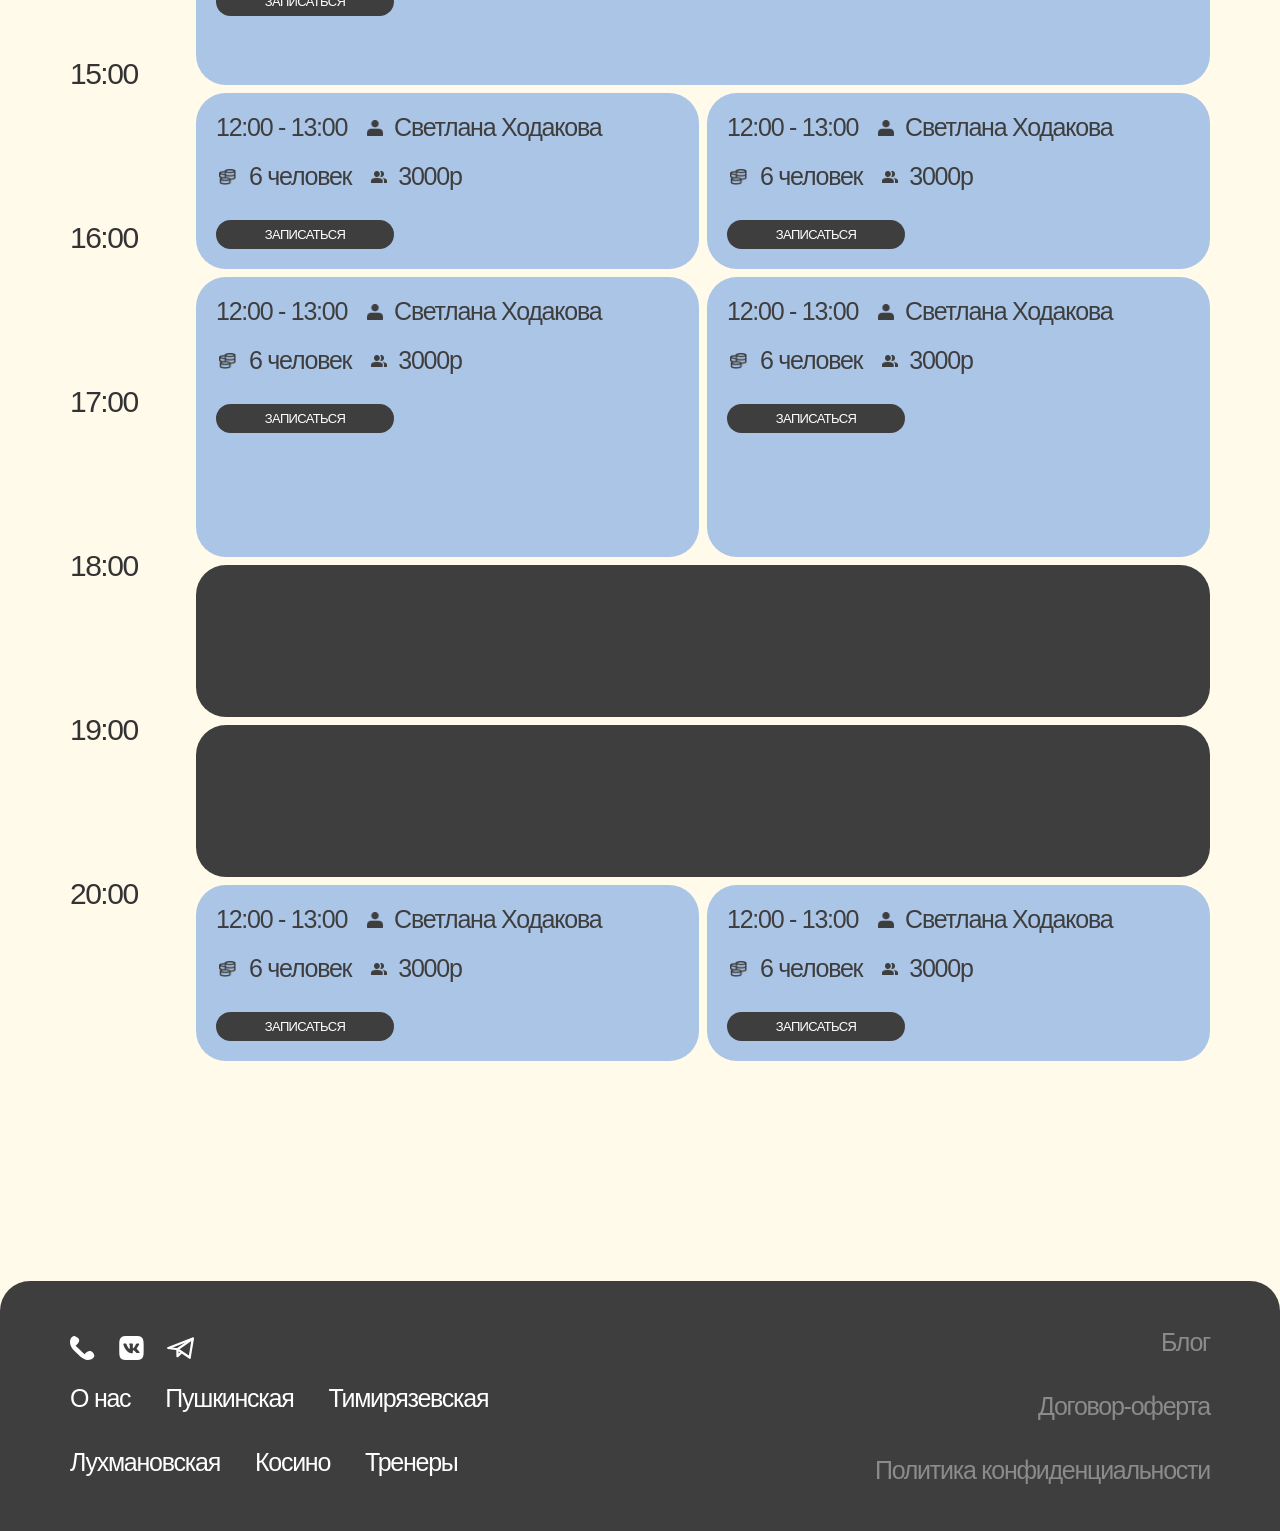
<file: schedule-timiryazevskaya.html>
<!doctype html>
<html lang="ru">
	<head>
		<meta charset="utf-8" />
		<meta name="viewport" content="width=device-width, initial-scale=1" />
		<title>Расписание - Тимирязевская</title>
		<link rel="preconnect" href="https://fonts.googleapis.com" />
		<link rel="preconnect" href="https://fonts.gstatic.com" crossorigin />
		<link
			href="https://fonts.googleapis.com/css2?family=Bebas+Neue&display=swap"
			rel="stylesheet"
		/>
		<link rel="stylesheet" href="styles.css" />
		<link rel="stylesheet" href="schedule.css" />
	</head>
	<body data-schedule-location="Тимирязевская">
		<div class="page">
			<header class="site-header">
				<div class="header-left">
					<a class="logo" href="index.html" aria-label="Ace Tennis Academy">
						<img src="assets/img/лого.svg" alt=""/>
					</a>
					<nav class="header-nav">
						<a href="about.html">О нас</a>
						<div class="header-schedule-wrap">
						<button
							class="header-schedule"
							type="button"
							data-header-schedule
						>
							Расписание и цены
						</button>
						<div
							class="header-schedule-panel"
							data-header-schedule-panel
							aria-hidden="true"
						>
							<a href="schedule-pushkinskaya.html">Пушкинская</a>
							<a href="schedule-timiryazevskaya.html">Тимирязевская</a>
							<a href="schedule-kosino.html">Косино</a>
							<a href="schedule-lukhmanovskaya.html">Лухмановская</a>
						</div>
						</div>
						<a href="trainers.html">Тренеры</a>
					</nav>
				</div>
				<div class="header-right">
					<div class="header-phone">+7 (987) 999 99 99</div>
					<button
						class="burger"
						type="button"
						aria-label="Открыть меню"
						data-menu-open
					>
						<span></span>
						<span></span>
						<span></span>
					</button>
				</div>
			</header>

			<div class="menu-overlay" data-menu-overlay aria-hidden="true">
				<div class="menu-panel" role="dialog" aria-modal="true">
					<button
						class="menu-close"
						type="button"
						aria-label="Закрыть меню"
						data-menu-close
					></button>
					<nav class="menu-links">
						<a href="index.html">Главная</a>
						<a href="about.html">О нас</a>
						<button class="menu-link" type="button" data-menu-schedule>
							Расписание и цены
						</button>
						<a href="trainers.html">Тренеры</a>
						<a href="certificates.html">Сертификаты</a>
					</nav>
					<div class="menu-schedule" data-menu-schedule-panel aria-hidden="true">
						<a href="schedule-pushkinskaya.html">Пушкинская</a>
						<a href="schedule-timiryazevskaya.html">Тимирязевская</a>
						<a href="schedule-kosino.html">Косино</a>
						<a href="schedule-lukhmanovskaya.html">Лухмановская</a>
					</div>
					<div class="menu-contacts">
						<div class="menu-phone">+7 (987) 999 99 99</div>
						<div class="menu-icons">
							<img src="assets/img/menu-icons.svg" alt="" />
						</div>
					</div>
					<button class="btn menu-cta" type="button">Оставить заявку</button>
				</div>
			</div>

			<main class="schedule-main">
				<img src="assets/img/Group 1321319927.png" alt="" />

				<section class="schedule-controls">
					<div class="day-tabs">
						<button class="day-tab is-active" type="button" data-day="pn">
							ПН
						</button>
						<button class="day-tab" type="button" data-day="vt">ВТ</button>
						<button class="day-tab" type="button" data-day="sr">СР</button>
						<button class="day-tab" type="button" data-day="cht">ЧТ</button>
						<button class="day-tab" type="button" data-day="pt">ПТ</button>
						<button class="day-tab" type="button" data-day="sb">СБ</button>
						<button class="day-tab" type="button" data-day="vs">ВС</button>
					</div>
				</section>

				<section class="schedule-day">
					<h2 data-schedule-title>Понедельник</h2>
					<div class="schedule-grid" data-schedule-grid></div>
				</section>

				<template id="schedule-template-a">
					<div class="schedule-times">
						<div>12:00</div>
						<div>13:00</div>
						<div>14:00</div>
						<div>15:00</div>
						<div>16:00</div>
						<div>17:00</div>
						<div>18:00</div>
						<div>19:00</div>
						<div>20:00</div>
					</div>
					<div class="schedule-slots">
						<div class="slot-row">
							<div class="slot-card">
								<div class="slot-meta">
									<span class="slot-time">12:00 - 13:00</span>
									<span class="slot-meta-item">
										<span class="icon icon-user"></span> Светлана Ходакова
									</span>
									<span class="slot-meta-item">
										<span class="icon icon-group"></span> 6 человек
									</span>
									<span class="slot-meta-item">
										<span class="icon icon-price"></span> 3000р
									</span>
								</div>
								<button class="slot-btn" type="button">Записаться</button>
							</div>
							<div class="slot-card">
								<div class="slot-meta">
									<span class="slot-time">12:00 - 13:00</span>
									<span class="slot-meta-item">
										<span class="icon icon-user"></span> Светлана Ходакова
									</span>
									<span class="slot-meta-item">
										<span class="icon icon-group"></span> 6 человек
									</span>
									<span class="slot-meta-item">
										<span class="icon icon-price"></span> 3000р
									</span>
								</div>
								<button class="slot-btn" type="button">Записаться</button>
							</div>
						</div>
						<div class="slot-row">
							<div class="slot-block"></div>
						</div>
						<div class="slot-row">
							<div class="slot-card slot-card-wide">
								<div class="slot-meta">
									<span class="slot-time">12:00 - 13:00</span>
									<span class="slot-meta-item">
										<span class="icon icon-user"></span> Светлана Ходакова
									</span>
									<span class="slot-meta-item">
										<span class="icon icon-group"></span> 6 человек
									</span>
									<span class="slot-meta-item">
										<span class="icon icon-price"></span> 3000р
									</span>
								</div>
								<button class="slot-btn" type="button">Записаться</button>
							</div>
						</div>
						<div class="slot-row">
							<div class="slot-card">
								<div class="slot-meta">
									<span class="slot-time">12:00 - 13:00</span>
									<span class="slot-meta-item">
										<span class="icon icon-user"></span> Светлана Ходакова
									</span>
									<span class="slot-meta-item">
										<span class="icon icon-group"></span> 6 человек
									</span>
									<span class="slot-meta-item">
										<span class="icon icon-price"></span> 3000р
									</span>
								</div>
								<button class="slot-btn" type="button">Записаться</button>
							</div>
							<div class="slot-card">
								<div class="slot-meta">
									<span class="slot-time">12:00 - 13:00</span>
									<span class="slot-meta-item">
										<span class="icon icon-user"></span> Светлана Ходакова
									</span>
									<span class="slot-meta-item">
										<span class="icon icon-group"></span> 6 человек
									</span>
									<span class="slot-meta-item">
										<span class="icon icon-price"></span> 3000р
									</span>
								</div>
								<button class="slot-btn" type="button">Записаться</button>
							</div>
						</div>
						<div class="slot-row slot-row-tall">
							<div class="slot-card slot-card-tall">
								<div class="slot-meta">
									<span class="slot-time">12:00 - 13:00</span>
									<span class="slot-meta-item">
										<span class="icon icon-user"></span> Светлана Ходакова
									</span>
									<span class="slot-meta-item">
										<span class="icon icon-group"></span> 6 человек
									</span>
									<span class="slot-meta-item">
										<span class="icon icon-price"></span> 3000р
									</span>
								</div>
								<button class="slot-btn" type="button">Записаться</button>
							</div>
							<div class="slot-card slot-card-tall">
								<div class="slot-meta">
									<span class="slot-time">12:00 - 13:00</span>
									<span class="slot-meta-item">
										<span class="icon icon-user"></span> Светлана Ходакова
									</span>
									<span class="slot-meta-item">
										<span class="icon icon-group"></span> 6 человек
									</span>
									<span class="slot-meta-item">
										<span class="icon icon-price"></span> 3000р
									</span>
								</div>
								<button class="slot-btn" type="button">Записаться</button>
							</div>
						</div>
						<div class="slot-row">
							<div class="slot-block"></div>
						</div>
						<div class="slot-row">
							<div class="slot-block"></div>
						</div>
						<div class="slot-row">
							<div class="slot-card">
								<div class="slot-meta">
									<span class="slot-time">12:00 - 13:00</span>
									<span class="slot-meta-item">
										<span class="icon icon-user"></span> Светлана Ходакова
									</span>
									<span class="slot-meta-item">
										<span class="icon icon-group"></span> 6 человек
									</span>
									<span class="slot-meta-item">
										<span class="icon icon-price"></span> 3000р
									</span>
								</div>
								<button class="slot-btn" type="button">Записаться</button>
							</div>
							<div class="slot-card">
								<div class="slot-meta">
									<span class="slot-time">12:00 - 13:00</span>
									<span class="slot-meta-item">
										<span class="icon icon-user"></span> Светлана Ходакова
									</span>
									<span class="slot-meta-item">
										<span class="icon icon-group"></span> 6 человек
									</span>
									<span class="slot-meta-item">
										<span class="icon icon-price"></span> 3000р
									</span>
								</div>
								<button class="slot-btn" type="button">Записаться</button>
							</div>
						</div>
					</div>
				</template>

				<template id="schedule-template-b">
					<div class="schedule-times">
						<div>12:00</div>
						<div>13:00</div>
						<div>14:00</div>
						<div>15:00</div>
						<div>16:00</div>
						<div>17:00</div>
						<div>18:00</div>
						<div>19:00</div>
						<div>20:00</div>
					</div>
					<div class="schedule-slots">
						<div class="slot-row">
							<div class="slot-card slot-card-wide">
								<div class="slot-meta">
									<span class="slot-time">12:00 - 13:00</span>
									<span class="slot-meta-item">
										<span class="icon icon-user"></span> Светлана Ходакова
									</span>
									<span class="slot-meta-item">
										<span class="icon icon-group"></span> 6 человек
									</span>
									<span class="slot-meta-item">
										<span class="icon icon-price"></span> 3000р
									</span>
								</div>
								<button class="slot-btn" type="button">Записаться</button>
							</div>
						</div>
						<div class="slot-row">
							<div class="slot-card slot-card-wide">
								<div class="slot-meta">
									<span class="slot-time">12:00 - 13:00</span>
									<span class="slot-meta-item">
										<span class="icon icon-user"></span> Светлана Ходакова
									</span>
									<span class="slot-meta-item">
										<span class="icon icon-group"></span> 6 человек
									</span>
									<span class="slot-meta-item">
										<span class="icon icon-price"></span> 3000р
									</span>
								</div>
								<button class="slot-btn" type="button">Записаться</button>
							</div>
						</div>
						<div class="slot-row">
							<div class="slot-block"></div>
						</div>
						<div class="slot-row slot-row-tall">
							<div class="slot-card slot-card-tall">
								<div class="slot-meta">
									<span class="slot-time">12:00 - 13:00</span>
									<span class="slot-meta-item">
										<span class="icon icon-user"></span> Светлана Ходакова
									</span>
									<span class="slot-meta-item">
										<span class="icon icon-group"></span> 6 человек
									</span>
									<span class="slot-meta-item">
										<span class="icon icon-price"></span> 3000р
									</span>
								</div>
								<button class="slot-btn" type="button">Записаться</button>
							</div>
							<div class="slot-card slot-card-tall">
								<div class="slot-meta">
									<span class="slot-time">12:00 - 13:00</span>
									<span class="slot-meta-item">
										<span class="icon icon-user"></span> Светлана Ходакова
									</span>
									<span class="slot-meta-item">
										<span class="icon icon-group"></span> 6 человек
									</span>
									<span class="slot-meta-item">
										<span class="icon icon-price"></span> 3000р
									</span>
								</div>
								<button class="slot-btn" type="button">Записаться</button>
							</div>
						</div>
						<div class="slot-row">
							<div class="slot-block"></div>
						</div>
						<div class="slot-row">
							<div class="slot-card">
								<div class="slot-meta">
									<span class="slot-time">12:00 - 13:00</span>
									<span class="slot-meta-item">
										<span class="icon icon-user"></span> Светлана Ходакова
									</span>
									<span class="slot-meta-item">
										<span class="icon icon-group"></span> 6 человек
									</span>
									<span class="slot-meta-item">
										<span class="icon icon-price"></span> 3000р
									</span>
								</div>
								<button class="slot-btn" type="button">Записаться</button>
							</div>
							<div class="slot-card">
								<div class="slot-meta">
									<span class="slot-time">12:00 - 13:00</span>
									<span class="slot-meta-item">
										<span class="icon icon-user"></span> Светлана Ходакова
									</span>
									<span class="slot-meta-item">
										<span class="icon icon-group"></span> 6 человек
									</span>
									<span class="slot-meta-item">
										<span class="icon icon-price"></span> 3000р
									</span>
								</div>
								<button class="slot-btn" type="button">Записаться</button>
							</div>
						</div>
						<div class="slot-row">
							<div class="slot-block"></div>
						</div>
						<div class="slot-row">
							<div class="slot-block"></div>
						</div>
					</div>
				</template>
			</main>

			<div class="request-modal request-modal--schedule" data-request-form-modal aria-hidden="true">
				<div
					class="request-modal__window request-modal__window--schedule"
					role="dialog"
					aria-modal="true"
					aria-labelledby="request-schedule-title"
				>
					<button
						class="request-modal__close"
						type="button"
						aria-label="Закрыть"
						data-request-form-close
					></button>
					<div class="request-modal__content request-modal__content--schedule">
						<h2 id="request-schedule-title">Ace Tennis Academy</h2>
						<div class="request-schedule">
							<div class="request-schedule-row">
								<span class="request-schedule-label">Дата</span>
								<div class="request-schedule-value">
									<span data-schedule-day>Понедельник</span>
									<span data-schedule-time>12:00 - 13:30</span>
								</div>
							</div>
							<div class="request-schedule-divider"></div>
							<div class="request-schedule-row">
								<span class="request-schedule-label">Тренер</span>
								<div class="request-schedule-value">
									<span data-schedule-trainer>Светлана Ходакова</span>
								</div>
							</div>
							<div class="request-schedule-divider"></div>
							<div class="request-schedule-row">
								<span class="request-schedule-label">Локация</span>
								<div class="request-schedule-value">
									<span data-schedule-location>Тимирязевская</span>
								</div>
							</div>
							<div class="request-schedule-divider"></div>
						</div>
						<form class="request-form request-form--schedule" data-request-form>
							<input type="text" name="name" placeholder="Имя" />
							<input type="tel" name="phone" placeholder="Номер телефона" />
							<label class="request-consent">
								<input type="checkbox" name="consent" />
								<span>Согласие на обработку персональных данных</span>
							</label>
							<button class="btn request-submit request-submit--schedule" type="submit">
								Записаться
							</button>
						</form>
					</div>
				</div>
			</div>

			<div class="request-modal" data-request-success aria-hidden="true">
				<div
					class="request-modal__window request-modal__window--success"
					role="dialog"
					aria-modal="true"
					aria-labelledby="request-success-title"
				>
					<button
						class="request-modal__close"
						type="button"
						aria-label="Закрыть"
						data-request-success-close
					></button>
					<h2 id="request-success-title">Заявка отправлена</h2>
				</div>
			</div>

			<footer class="site-footer">
				<div class="footer-left">
					<div class="footer-icons">
						<img src="assets/img/footer-logo.svg" alt="Контакты" />
					</div>
					<nav class="footer-nav">
						<a href="about.html">О нас</a>
						<a href="schedule-pushkinskaya.html">Пушкинская</a>
						<a href="schedule-timiryazevskaya.html">Тимирязевская</a>
						<a href="schedule-lukhmanovskaya.html">Лухмановская</a>
						<a href="schedule-kosino.html">Косино</a>
						<a href="trainers.html">Тренеры</a>
					</nav>
				</div>
				<div class="footer-right">
					<div>Блог</div>
					<div>Договор-оферта</div>
					<div>Политика конфиденциальности</div>
				</div>
			</footer>
		</div>
		<script src="menu.js"></script>
		<script src="request.js"></script>
		<script src="schedule.js"></script>
	</body>
</html>
</file>
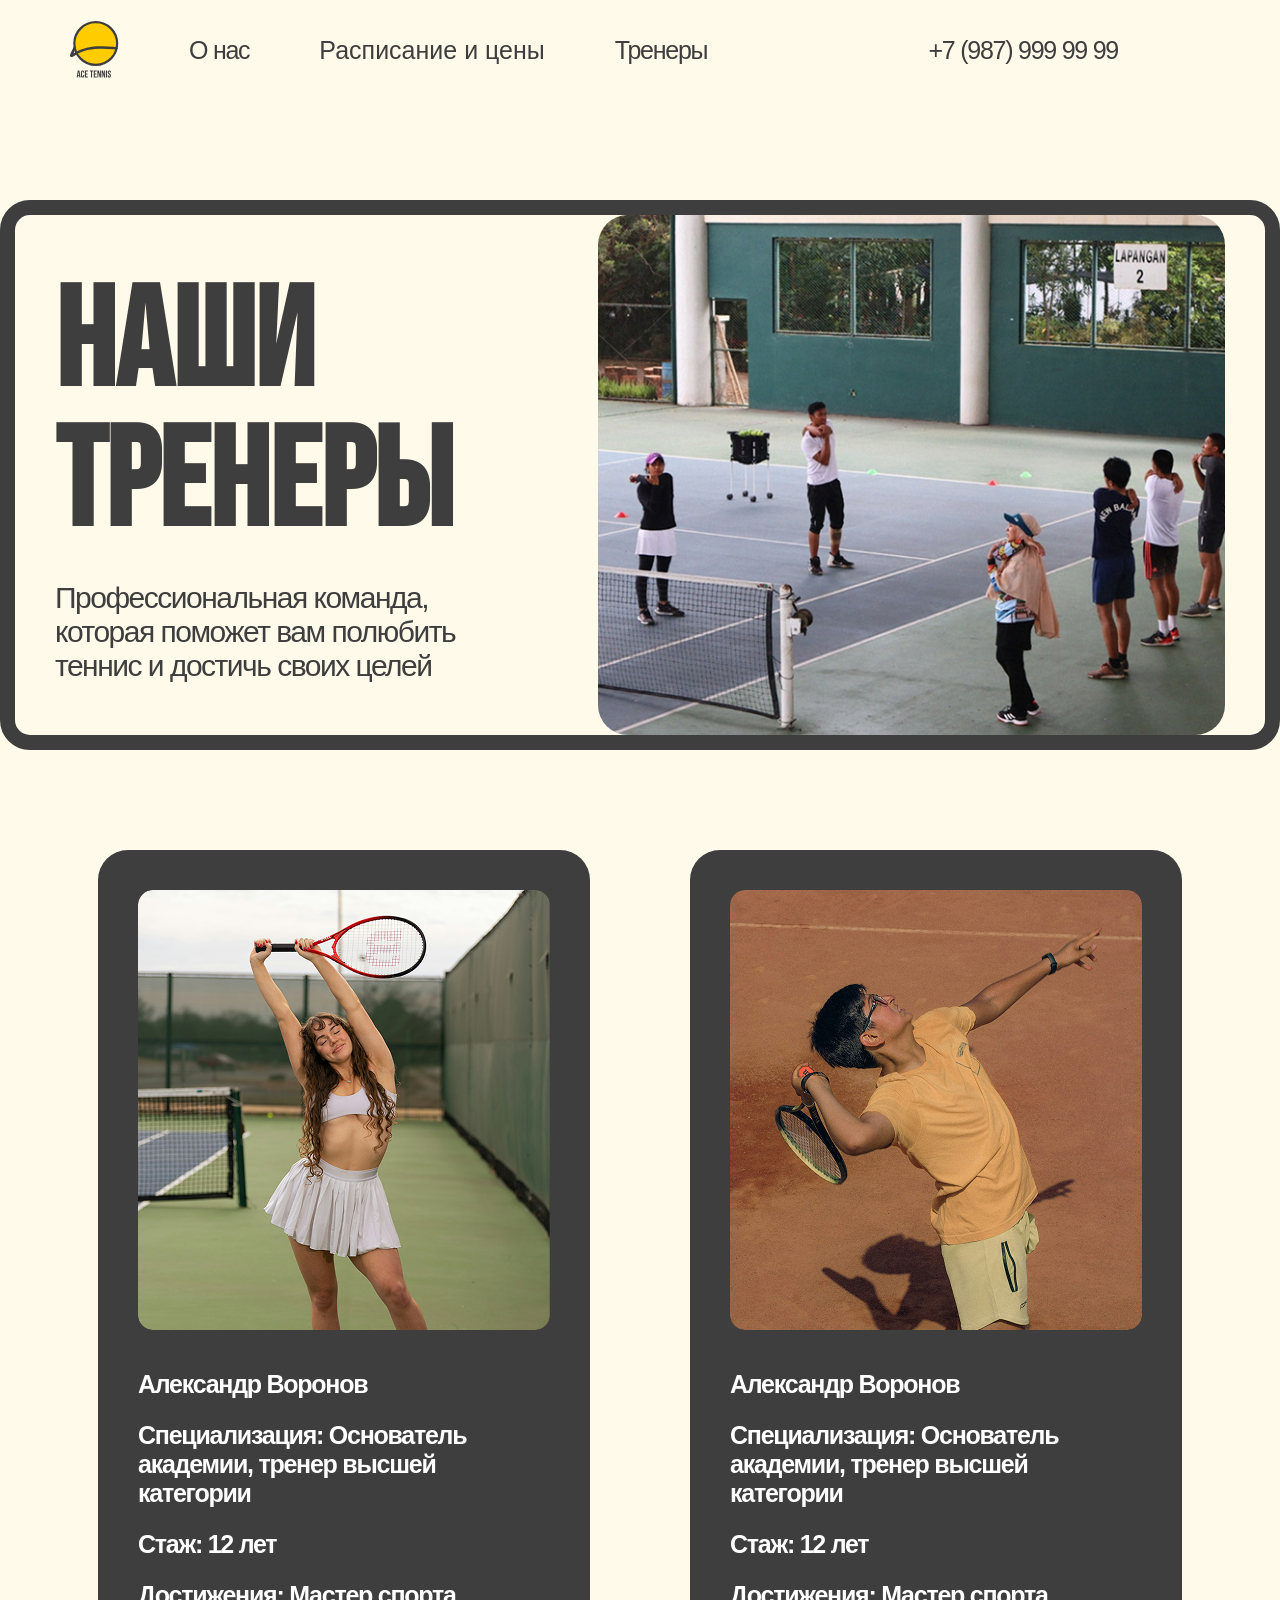
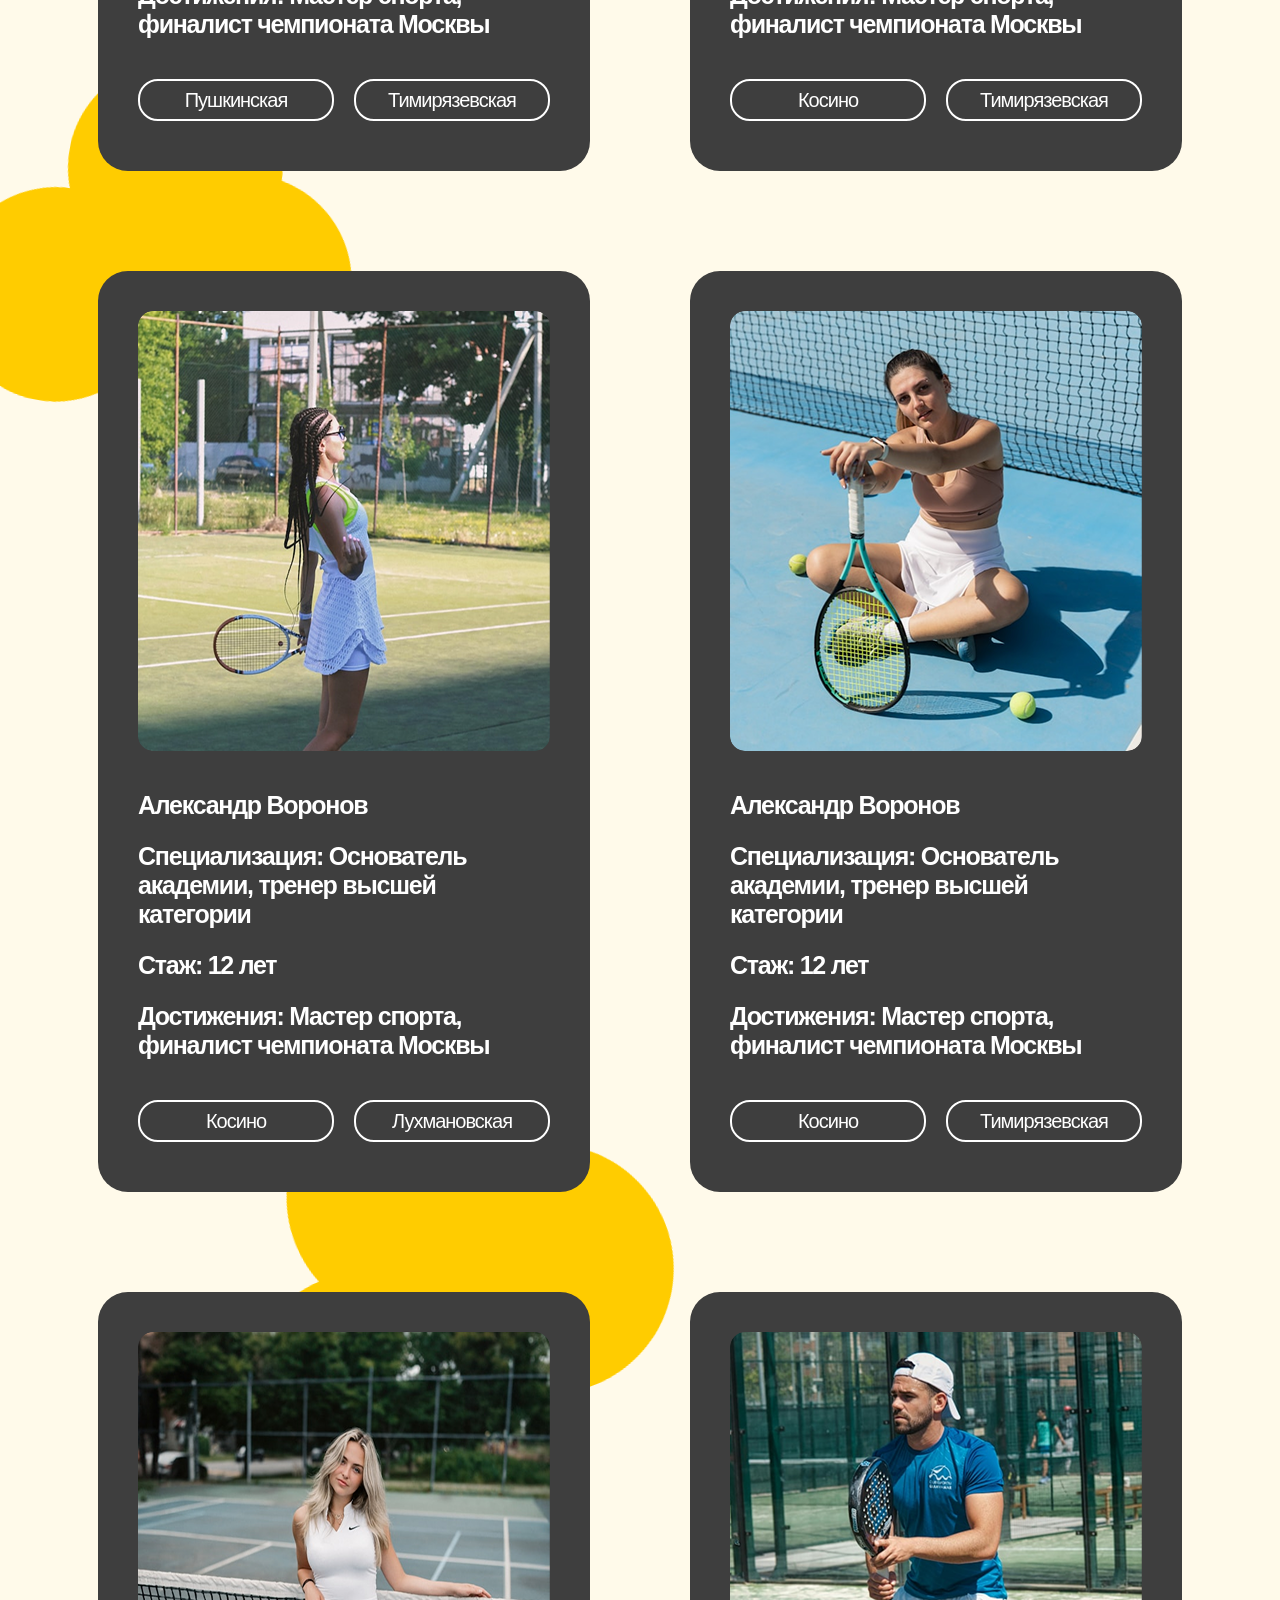
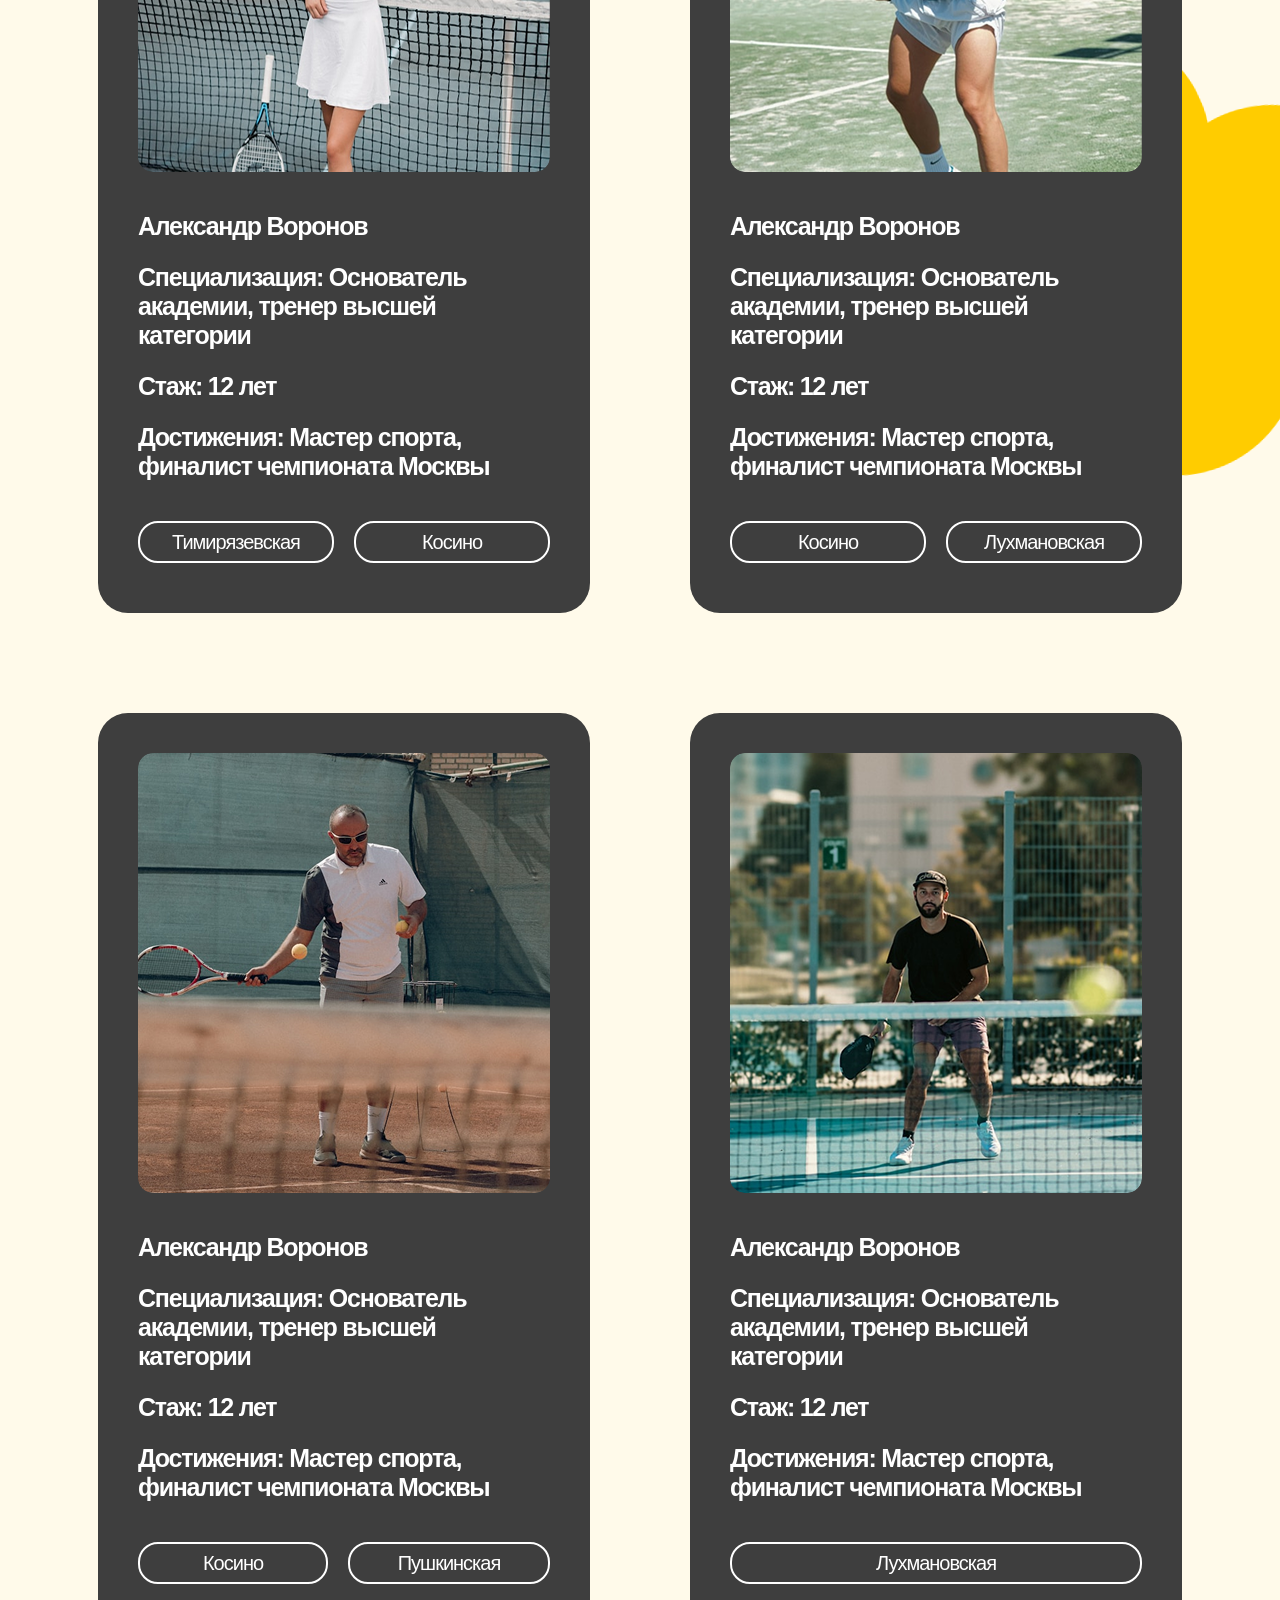
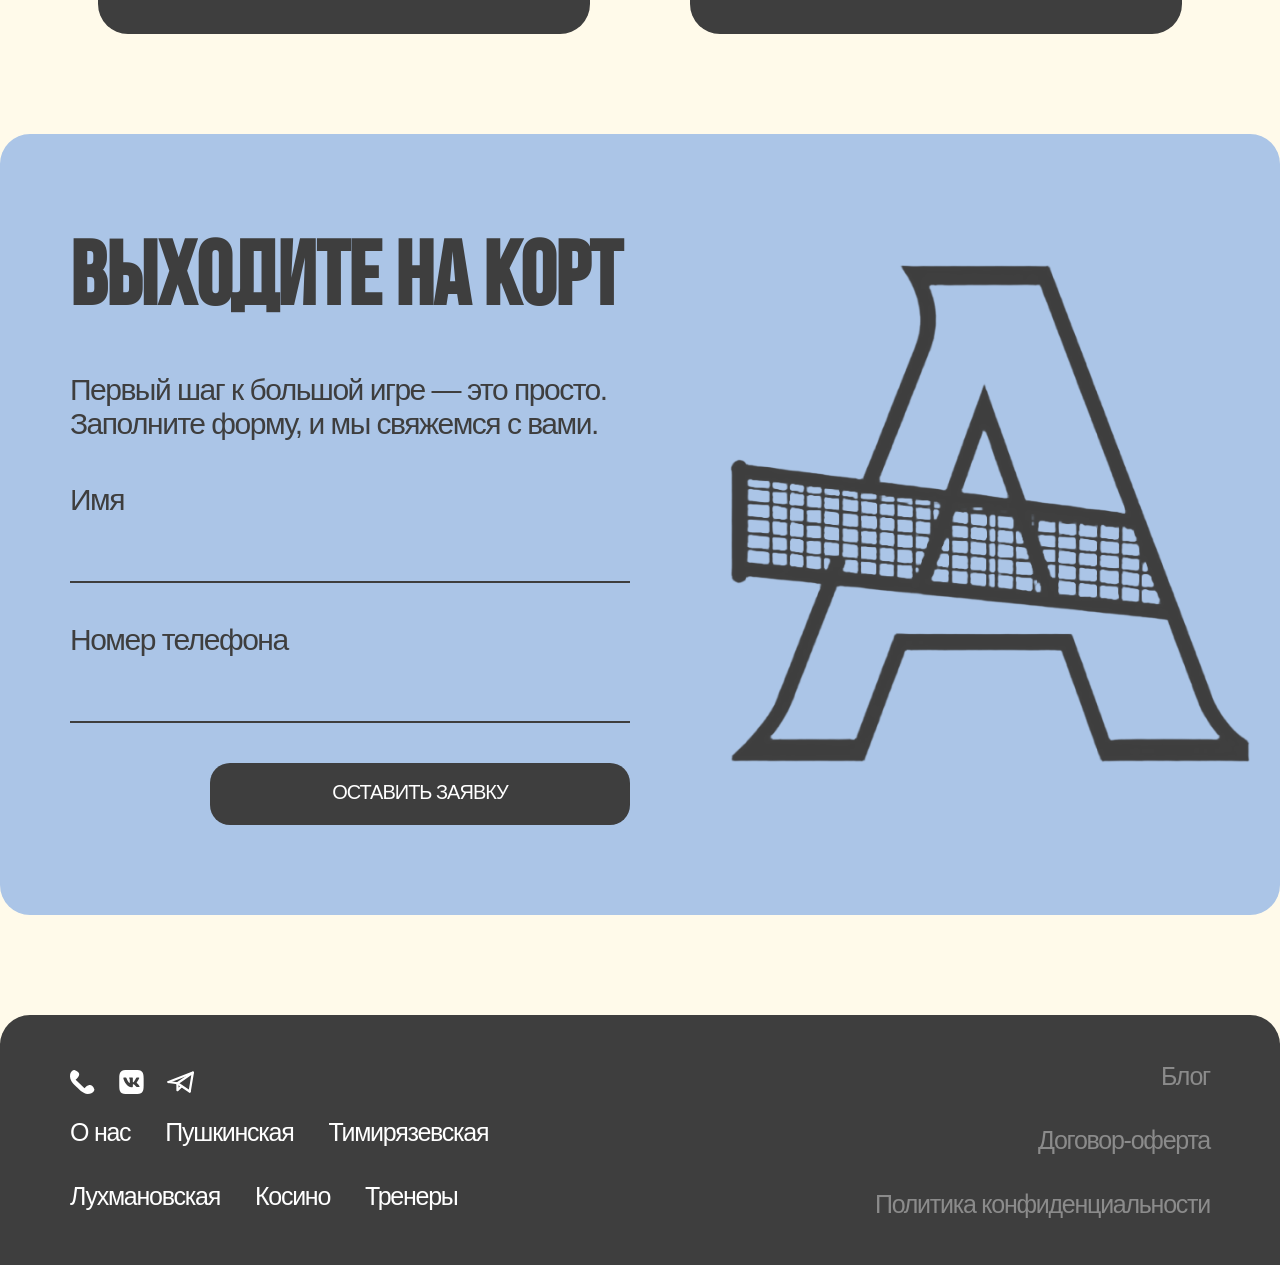
<file: trainers.html>
<!doctype html>
<html lang="ru">
  <head>
    <meta charset="utf-8" />
    <meta name="viewport" content="width=device-width, initial-scale=1" />
    <title>Тренеры - Ace Tennis Academy</title>
    <link rel="preconnect" href="https://fonts.googleapis.com" />
    <link rel="preconnect" href="https://fonts.gstatic.com" crossorigin />
    <link
      href="https://fonts.googleapis.com/css2?family=Bebas+Neue&display=swap"
      rel="stylesheet"
    />
    <link rel="stylesheet" href="styles.css" />
    <link rel="stylesheet" href="trainers.css" />
  </head>
  <body>
    <div class="page">
      <header class="site-header">
        <div class="header-left">
          <a class="logo" href="index.html" aria-label="Ace Tennis Academy">
            <img src="assets/img/лого.svg" alt=""/>
          </a>
          <nav class="header-nav">
            <a href="about.html">О нас</a>
            <div class="header-schedule-wrap">
              <button
                class="header-schedule"
                type="button"
                data-header-schedule
              >
                Расписание и цены
              </button>
              <div
                class="header-schedule-panel"
                data-header-schedule-panel
                aria-hidden="true"
              >
                <a href="schedule-pushkinskaya.html">Пушкинская</a>
                <a href="schedule-timiryazevskaya.html">Тимирязевская</a>
                <a href="schedule-kosino.html">Косино</a>
                <a href="schedule-lukhmanovskaya.html">Лухмановская</a>
              </div>
            </div>
            <a href="trainers.html">Тренеры</a>
          </nav>
        </div>
        <div class="header-right">
          <div class="header-phone">+7 (987) 999 99 99</div>
          <button
            class="burger"
            type="button"
            aria-label="Открыть меню"
            data-menu-open
          >
            <span></span>
            <span></span>
            <span></span>
          </button>
        </div>
      </header>

      <div class="menu-overlay" data-menu-overlay aria-hidden="true">
        <div class="menu-panel" role="dialog" aria-modal="true">
          <button class="menu-close" type="button" aria-label="Закрыть меню" data-menu-close></button>
          <nav class="menu-links">
            <a href="index.html">Главная</a>
            <a href="about.html">О нас</a>
            <button class="menu-link" type="button" data-menu-schedule>
              Расписание и цены
            </button>
            <a href="trainers.html">Тренеры</a>
            <a href="certificates.html">Сертификаты</a>
          </nav>
          <div class="menu-schedule" data-menu-schedule-panel aria-hidden="true">
            <a href="schedule-pushkinskaya.html">Пушкинская</a>
            <a href="schedule-timiryazevskaya.html">Тимирязевская</a>
            <a href="schedule-kosino.html">Косино</a>
            <a href="schedule-lukhmanovskaya.html">Лухмановская</a>
          </div>
          <div class="menu-contacts">
            <div class="menu-phone">+7 (987) 999 99 99</div>
            <div class="menu-icons">
              <img src="assets/img/menu-icons.svg" alt="" />
            </div>
          </div>
          <button class="btn menu-cta" type="button" data-request-open>
            Оставить заявку
          </button>
        </div>
      </div>

      <main class="trainers-main">
        <div class="trainers-decor">
          <div class="trainers-blob blob-1"></div>
          <div class="trainers-blob blob-2"></div>
          <div class="trainers-blob blob-3"></div>
          <div class="trainers-blob blob-4"></div>
        </div>

        <div class="trainers-content">
          <section class="trainers-hero">
            <div class="trainers-hero-frame">
              <div class="trainers-hero-content">
                <div class="trainers-hero-text">
                  <h1>Наши тренеры</h1>
                  <p>
                    Профессиональная команда, которая поможет вам полюбить
                    теннис и достичь своих целей
                  </p>
                </div>
                <img
                  class="trainers-hero-photo"
                  src="assets/img/Rectangle 4335.png"
                  alt="Тренеры на корте"
                />
              </div>
            </div>
          </section>

          <section class="trainers-grid">
            <article class="trainer-card">
              <img
                class="trainer-photo"
                src="assets/img/unsplash_ofaBcg1xZL0.png"
                alt="Александр Воронов"
              />
              <div class="trainer-info">
                <div class="trainer-name">Александр Воронов</div>
                <div class="trainer-line">
                  Специализация: Основатель академии, тренер высшей категории
                </div>
                <div class="trainer-line">Стаж: 12 лет</div>
                <div class="trainer-line">
                  Достижения: Мастер спорта, финалист чемпионата Москвы
                </div>
              </div>
              <div class="trainer-actions">
                <a class="trainer-chip" href="schedule-pushkinskaya.html">Пушкинская</a>
                <a class="trainer-chip" href="schedule-timiryazevskaya.html">Тимирязевская</a>
              </div>
            </article>

            <article class="trainer-card">
              <img
                class="trainer-photo"
                src="assets/img/unsplash_Srmly0300Ic.png"
                alt="Александр Воронов"
              />
              <div class="trainer-info">
                <div class="trainer-name">Александр Воронов</div>
                <div class="trainer-line">
                  Специализация: Основатель академии, тренер высшей категории
                </div>
                <div class="trainer-line">Стаж: 12 лет</div>
                <div class="trainer-line">
                  Достижения: Мастер спорта, финалист чемпионата Москвы
                </div>
              </div>
              <div class="trainer-actions">
                <a class="trainer-chip" href="schedule-kosino.html">Косино</a>
                <a class="trainer-chip" href="schedule-timiryazevskaya.html">Тимирязевская</a>
              </div>
            </article>

            <article class="trainer-card">
              <img
                class="trainer-photo"
                src="assets/img/unsplash_ofaBcg1xZL0 (1).png"
                alt="Александр Воронов"
              />
              <div class="trainer-info">
                <div class="trainer-name">Александр Воронов</div>
                <div class="trainer-line">
                  Специализация: Основатель академии, тренер высшей категории
                </div>
                <div class="trainer-line">Стаж: 12 лет</div>
                <div class="trainer-line">
                  Достижения: Мастер спорта, финалист чемпионата Москвы
                </div>
              </div>
              <div class="trainer-actions">
                <a class="trainer-chip" href="schedule-kosino.html">Косино</a>
                <a class="trainer-chip" href="schedule-lukhmanovskaya.html">Лухмановская</a>
              </div>
            </article>

            <article class="trainer-card">
              <img
                class="trainer-photo"
                src="assets/img/unsplash_ofaBcg1xZL0 (2).png"
                alt="Александр Воронов"
              />
              <div class="trainer-info">
                <div class="trainer-name">Александр Воронов</div>
                <div class="trainer-line">
                  Специализация: Основатель академии, тренер высшей категории
                </div>
                <div class="trainer-line">Стаж: 12 лет</div>
                <div class="trainer-line">
                  Достижения: Мастер спорта, финалист чемпионата Москвы
                </div>
              </div>
              <div class="trainer-actions">
                <a class="trainer-chip" href="schedule-kosino.html">Косино</a>
                <a class="trainer-chip" href="schedule-timiryazevskaya.html">Тимирязевская</a>
              </div>
            </article>

            <article class="trainer-card">
              <img
                class="trainer-photo"
                src="assets/img/unsplash_ofaBcg1xZL0 (3).png"
                alt="Александр Воронов"
              />
              <div class="trainer-info">
                <div class="trainer-name">Александр Воронов</div>
                <div class="trainer-line">
                  Специализация: Основатель академии, тренер высшей категории
                </div>
                <div class="trainer-line">Стаж: 12 лет</div>
                <div class="trainer-line">
                  Достижения: Мастер спорта, финалист чемпионата Москвы
                </div>
              </div>
              <div class="trainer-actions">
                <a class="trainer-chip" href="schedule-timiryazevskaya.html">Тимирязевская</a>
                <a class="trainer-chip" href="schedule-kosino.html">Косино</a>
              </div>
            </article>

            <article class="trainer-card">
              <img
                class="trainer-photo"
                src="assets/img/unsplash_ofaBcg1xZL0 (4).png"
                alt="Александр Воронов"
              />
              <div class="trainer-info">
                <div class="trainer-name">Александр Воронов</div>
                <div class="trainer-line">
                  Специализация: Основатель академии, тренер высшей категории
                </div>
                <div class="trainer-line">Стаж: 12 лет</div>
                <div class="trainer-line">
                  Достижения: Мастер спорта, финалист чемпионата Москвы
                </div>
              </div>
              <div class="trainer-actions">
                <a class="trainer-chip" href="schedule-kosino.html">Косино</a>
                <a class="trainer-chip" href="schedule-lukhmanovskaya.html">Лухмановская</a>
              </div>
            </article>

            <article class="trainer-card">
              <img
                class="trainer-photo"
                src="assets/img/unsplash_ofaBcg1xZL0 (5).png"
                alt="Александр Воронов"
              />
              <div class="trainer-info">
                <div class="trainer-name">Александр Воронов</div>
                <div class="trainer-line">
                  Специализация: Основатель академии, тренер высшей категории
                </div>
                <div class="trainer-line">Стаж: 12 лет</div>
                <div class="trainer-line">
                  Достижения: Мастер спорта, финалист чемпионата Москвы
                </div>
              </div>
              <div class="trainer-actions">
                <a class="trainer-chip" href="schedule-kosino.html">Косино</a>
                <button class="trainer-chip" type="button">Пушкинская</button>
              </div>
            </article>

            <article class="trainer-card">
              <img
                class="trainer-photo"
                src="assets/img/unsplash_ofaBcg1xZL0 (6).png"
                alt="Александр Воронов"
              />
              <div class="trainer-info">
                <div class="trainer-name">Александр Воронов</div>
                <div class="trainer-line">
                  Специализация: Основатель академии, тренер высшей категории
                </div>
                <div class="trainer-line">Стаж: 12 лет</div>
                <div class="trainer-line">
                  Достижения: Мастер спорта, финалист чемпионата Москвы
                </div>
              </div>
              <div class="trainer-actions">
                <button class="trainer-chip trainer-chip-wide" type="button">
                  Лухмановская
                </button>
              </div>
            </article>
          </section>

          <section class="cta">
            <div class="cta-content">
              <div class="cta-text">
                <h2>Выходите на корт</h2>
                <p>
                  Первый шаг к большой игре — это просто. Заполните форму, и мы
                  свяжемся с вами.
                </p>
              </div>
              <form class="cta-form">
                <label>
                  <span>Имя</span>
                  <input type="text" placeholder="" />
                </label>
                <label>
                  <span>Номер телефона</span>
                  <input type="tel" placeholder="" />
                </label>
                <button class="btn" type="submit">Оставить заявку</button>
              </form>
            </div>
            <div class="cta-logo"></div>
          </section>
        </div>
      </main>

      <div class="request-modal" data-request-modal aria-hidden="true">
        <div
          class="request-modal__window"
          role="dialog"
          aria-modal="true"
          aria-labelledby="request-modal-title"
        >
          <button
            class="request-modal__close"
            type="button"
            aria-label="Закрыть"
            data-request-close
          ></button>
          <h2 id="request-modal-title">Заявка отправлена</h2>
        </div>
      </div>

      <footer class="site-footer">
        <div class="footer-left">
          <div class="footer-icons">
            <img src="assets/img/footer-logo.svg" alt="Контакты" />
          </div>
          <nav class="footer-nav">
            <a href="about.html">О нас</a>
            <a href="schedule-pushkinskaya.html">Пушкинская</a>
            <a href="schedule-timiryazevskaya.html">Тимирязевская</a>
            <a href="schedule-lukhmanovskaya.html">Лухмановская</a>
            <a href="schedule-kosino.html">Косино</a>
            <a href="trainers.html">Тренеры</a>
          </nav>
        </div>
        <div class="footer-right">
          <div>Блог</div>
          <div>Договор-оферта</div>
          <div>Политика конфиденциальности</div>
        </div>
      </footer>
    </div>
    <script src="menu.js"></script>
    <script src="trainers.js"></script>
  </body>
</html>
</file>
<file: styles.css>
@font-face {
  font-family: "Bebas Neue Cyrillic";
  src: url("assets/fonts/bebasneuecyrillic.woff2") format("woff2");
  font-weight: 400;
  font-style: normal;
  font-display: swap;
}

:root {
  --bg: #fffaea;
  --dark: #3e3e3e;
  --yellow: #ffcc00;
  --yellow-soft: #ffe283;
  --blue: #abc5e7;
  --muted: #5e5d5d;
  --white: #ffffff;
  --radius-lg: 30px;
  --radius-md: 20px;
  --container: 1280px;
  --headline-font: "Bebas Neue Cyrillic", "Bebas Neue", "Arial Narrow",
    "Helvetica", sans-serif;
}

* {
  box-sizing: border-box;
}

body {
  margin: 0;
  background: var(--bg);
  color: var(--dark);
  font-family: "Helvetica", "Arial", sans-serif;
}

body.menu-open {
  overflow: hidden;
}

a {
  color: inherit;
  text-decoration: none;
}

img {
  display: block;
  max-width: 100%;
}

.page {
  min-height: 100vh;
  display: flex;
  flex-direction: column;
  align-items: center;
}

.site-header {
  width: min(var(--container), 100%);
  height: 100px;
  display: flex;
  align-items: center;
  justify-content: space-between;
  padding: 0 70px;
  border-radius: 0 0 var(--radius-lg) var(--radius-lg);
  background: var(--bg);
  position: sticky;
  top: 0;
  z-index: 5;
}

.header-left {
  display: flex;
  align-items: center;
  gap: 70px;
}

.logo {
  display: flex;
  align-items: flex-start;
  gap: 12px;
  font-family: var(--headline-font);
  font-size: 10px;
  letter-spacing: 0.5px;
  color: var(--dark);
}

.logo-mark {
  display: grid;
  gap: 6px;
  align-items: start;
  width: 46px;
}

.logo-mark img {
  width: 46px;
  height: auto;
}

.logo-mark img:first-child {
  height: 40px;
}

.logo-mark img:last-child {
  height: 10px;
}

.logo-text {
  margin-top: 26px;
  font-size: 10px;
  text-transform: uppercase;
}

.header-nav {
  display: flex;
  gap: 70px;
  font-size: 25px;
  letter-spacing: -1.25px;
  position: relative;
}

.header-schedule-wrap {
  position: relative;
  display: flex;
  align-items: center;
}

.header-schedule {
  background: none;
  border: none;
  padding: 0;
  margin: 0;
  font: inherit;
  color: inherit;
  cursor: pointer;
}

.header-schedule.is-active {
  color: var(--yellow);
}

.header-schedule-panel {
  position: absolute;
  top: 45px;
  right: 0;
  width: 240px;
  height: 280px;
  background: var(--bg);
  border-radius: 10px;
  display: none;
  flex-direction: column;
  justify-content: center;
  align-items: flex-end;
  padding: 36px 20px;
  gap: 28px;
  z-index: 10;
}

.header-schedule-panel.is-open {
  display: flex;
}

.header-schedule-panel a {
  font-size: 24px;
  line-height: 28px;
  letter-spacing: -0.05em;
  color: var(--dark);
}

.header-right {
  display: flex;
  align-items: center;
  gap: 70px;
  font-size: 25px;
  letter-spacing: -1.25px;
}

.burger {
  width: 22px;
  height: 22px;
  padding: 0;
  border: none;
  background: none;
  display: flex;
  flex-direction: column;
  justify-content: center;
  gap: 6px;
  cursor: pointer;
}

.burger span {
  display: block;
  height: 2px;
  background: var(--dark);
}

.menu-overlay {
  position: fixed;
  inset: 0;
  background: rgba(0, 0, 0, 0);
  display: block;
  pointer-events: none;
  z-index: 20;
  transition: background 0.3s ease;
}

.menu-panel {
  width: 423px;
  min-height: 100vh;
  background: var(--bg);
  padding: 50px 37px 90px;
  display: flex;
  flex-direction: column;
  align-items: flex-end;
  gap: 50px;
  position: relative;
  margin-left: auto;
  transform: translateX(100%);
  transition: transform 0.3s ease;
}

.menu-open .menu-overlay {
  pointer-events: auto;
  background: rgba(0, 0, 0, 0.1);
}

.menu-open .menu-panel {
  transform: translateX(0);
}

.menu-close {
  position: absolute;
  left: 20px;
  top: 20px;
  width: 30px;
  height: 30px;
  border: none;
  background: none;
  cursor: pointer;
}

.menu-close::before,
.menu-close::after {
  content: "";
  position: absolute;
  left: 0;
  top: 50%;
  width: 30px;
  height: 3px;
  background: var(--dark);
  transform-origin: center;
}

.menu-close::before {
  transform: translateY(-50%) rotate(45deg);
}

.menu-close::after {
  transform: translateY(-50%) rotate(-45deg);
}

.menu-links {
  display: flex;
  flex-direction: column;
  align-items: flex-end;
  gap: 50px;
  width: 335px;
}

.menu-links a,
.menu-link {
  font-size: 40px;
  line-height: 46px;
  letter-spacing: -0.05em;
  color: var(--dark);
  background: none;
  border: none;
  padding: 0;
  text-align: right;
  cursor: pointer;
  font-family: inherit;
  align-self: flex-end;
}

.menu-link.is-active {
  color: var(--yellow);
  border: 1px solid var(--dark);
  border-radius: 4px;
  padding: 6px 10px;
}

.menu-schedule {
  width: 282px;
  height: 350px;
  background: var(--bg);
  border-radius: 10px;
  padding: 50px 23px;
  display: none;
  flex-direction: column;
  align-items: flex-end;
  gap: 50px;
  position: absolute;
  right: 37px;
  top: 360px;
  z-index: 1;
}

.menu-schedule.is-open {
  display: flex;
}

.menu-schedule a {
  font-size: 35px;
  line-height: 40px;
  letter-spacing: -0.05em;
  color: var(--dark);
}

.menu-contacts {
  display: flex;
  flex-direction: column;
  align-items: flex-end;
  gap: 30px;
  width: 230px;
}

.menu-phone {
  font-size: 30px;
  line-height: 34px;
  letter-spacing: -0.05em;
  color: var(--dark);
}

.menu-icons img {
  width: 148px;
  height: 31px;
}

.menu-cta {
  width: 309px;
}

.main {
  width: min(var(--container), 100%);
  display: flex;
  flex-direction: column;
  gap: 100px;
  align-items: center;
  padding-bottom: 100px;
}

.hero {
  width: 100%;
  padding-top: 130px;
}

.hero-inner {
  display: flex;
  align-items: flex-end;
  justify-content: flex-end;
}

.hero-media {
  width: 615px;
  height: 669px;
  border-radius: var(--radius-lg);
  overflow: hidden;
  margin-right: -119px;
}

.hero-media img {
  width: 100%;
  height: 100%;
  object-fit: cover;
  object-position: bottom;
}

.hero-copy {
  width: 644px;
  height: 669px;
  display: flex;
  flex-direction: column;
  align-items: flex-end;
  justify-content: center;
  gap: 141px;
  text-align: right;
}

.hero-copy h1 {
  margin: 0;
  font-family: var(--headline-font);
  font-size: 180px;
  line-height: 1;
  color: var(--yellow);
  text-transform: uppercase;
}

.hero-sub {
  width: 475px;
  display: flex;
  flex-direction: column;
  gap: 24px;
  align-items: flex-end;
}

.hero-sub p {
  margin: 0;
  font-size: 40px;
  letter-spacing: -2px;
}

.btn {
  background: var(--dark);
  color: var(--white);
  border: none;
  padding: 18px 52px 21px;
  border-radius: var(--radius-md);
  font-size: 20px;
  text-transform: uppercase;
  letter-spacing: -1px;
  cursor: pointer;
  transition: background-color 0.2s ease, color 0.2s ease, border-color 0.2s ease;
}

.hero-sub .btn {
  width: 100%;
  max-width: 500px;
  align-self: flex-end;
}

.btn:hover,
.slot-btn:hover,
.request-submit:hover,
.certificates-button:hover,
.cert-submit:hover,
.menu-cta:hover {
  background: var(--yellow);
  color: var(--dark);
  border-color: var(--yellow);
}

.menu-links a:hover,
.menu-link:hover,
.menu-schedule a:hover,
.header-nav a:hover,
.header-schedule:hover,
.header-schedule-panel a:hover,
.faq-item button:hover,
.day-tab:hover {
  color: var(--yellow);
}

.day-tab:hover {
  border-color: var(--yellow);
}

.facts {
  width: 100%;
  background: var(--yellow-soft);
  border-radius: var(--radius-lg);
  padding: 70px;
  display: flex;
  flex-wrap: wrap;
  gap: 70px;
  justify-content: center;
  position: relative;
}

.fact {
  display: flex;
  flex-direction: column;
  gap: 42px;
  min-width: 200px;
}

.fact-number {
  font-size: 80px;
  letter-spacing: -4px;
}

.fact-text {
  font-size: 30px;
  letter-spacing: -1.5px;
}

.fact-highlight {
  position: relative;
}

.about {
  width: 100%;
  padding: 0 70px;
  display: flex;
  flex-direction: column;
  gap: 30px;
  position: relative;
  isolation: isolate;
  padding-top: 30px;
}

.about::before {
  content: "";
  position: absolute;
  left: -10px;
  top: 40px;
  width: 560px;
  height: 320px;
  background: url("assets/img/fact-union.svg") no-repeat center / contain;
  z-index: -1;
  pointer-events: none;
}

.about h2 {
  margin: 0;
  font-family: var(--headline-font);
  font-size: 90px;
  text-transform: uppercase;
  position: relative;
  z-index: 1;
}

.about-content {
  display: flex;
  gap: 86px;
  align-items: flex-end;
  position: relative;
  z-index: 1;
}

.about-text {
  width: 560px;
  display: flex;
  flex-direction: column;
  gap: 158px;
}

.about-text p {
  margin: 0;
  font-size: 30px;
  color: var(--muted);
  text-align: justify;
  letter-spacing: -1.5px;
}

.about-images {
  display: flex;
  gap: 20px;
}

.mask-image {
  overflow: hidden;
  border-radius: var(--radius-md);
  position: relative;
}

.mask-image img {
  width: 100%;
  height: 100%;
  object-fit: cover;
}

.mask-small {
  width: 270px;
  height: 213px;
  border-radius: 18px;
}

.mask-large {
  flex: 1;
  min-width: 420px;
  height: 529px;
  border-radius: 26px;
}

.belief {
  width: 100%;
  position: relative;
  border-radius: var(--radius-lg);
  overflow: hidden;
  height: 748px;
  padding: 119px 86px;
}

.belief-bg {
  position: absolute;
  inset: 0;
  width: 100%;
  height: 100%;
  object-fit: cover;
}

.belief-text {
  position: relative;
  z-index: 1;
  max-width: 755px;
  font-family: var(--headline-font);
  font-size: 80px;
  color: var(--white);
  text-transform: uppercase;
  line-height: 1.05;
}

.locations {
  width: 100%;
  padding: 0 70px;
  display: flex;
  flex-direction: column;
  gap: 70px;
}

.locations h2 {
  margin: 0;
  font-family: var(--headline-font);
  font-size: 90px;
  text-align: right;
  text-transform: uppercase;
}

.locations-grid {
  display: flex;
  gap: 70px;
  justify-content: space-between;
  flex-wrap: wrap;
}

.locations-col {
  display: flex;
  flex-direction: column;
  gap: 70px;
}

.locations a {
  display: flex;
  align-items: flex-end;
  gap: 21px;
  font-size: 60px;
  letter-spacing: -3px;
}

.locations a img {
  width: 21px;
  height: 21px;
}

.reviews {
  width: 100%;
  display: flex;
  justify-content: center;
}

.reviews-card {
  width: 100%;
  border: 15px solid var(--dark);
  border-radius: var(--radius-lg);
  background: var(--bg);
  padding: 70px;
  display: flex;
  flex-direction: column;
  gap: 50px;
  position: relative;
}

.reviews-card h2 {
  margin: 0;
  font-family: var(--headline-font);
  font-size: 90px;
  text-transform: uppercase;
}

.reviews-body {
  display: grid;
  grid-template-columns: auto 1fr auto;
  align-items: center;
  gap: 40px;
}

.slider-arrow {
  background: none;
  border: none;
  cursor: pointer;
  width: 46px;
  height: 46px;
  display: flex;
  align-items: center;
  justify-content: center;
  flex-shrink: 0;
}

.slider-arrow img {
  width: 46px;
  height: 46px;
}


.reviews-grid {
  display: grid;
  grid-template-columns: repeat(2, minmax(0, 1fr));
  gap: 28px 40px;
}

.review {
  min-width: 0;
  background: var(--white);
  padding: 21px 28px;
  display: flex;
  flex-direction: column;
  gap: 24px;
}

.review-head {
  display: flex;
  gap: 22px;
}

.review-avatar {
  width: 56px;
  height: 56px;
}

.review-name {
  font-size: 15px;
  font-family: "Gilroy", "Helvetica", sans-serif;
}

.review-time {
  font-size: 12px;
  color: #676767;
  font-family: "Gilroy", "Helvetica", sans-serif;
  margin-top: 4px;
}

.review-stars {
  display: flex;
  align-items: center;
  gap: 6px;
  margin-top: 6px;
}

.review-stars img {
  width: 17px;
  height: 16px;
}

.star-half {
  position: relative;
  width: 16px;
  height: 16px;
}

.star-half img {
  position: absolute;
  inset: 0;
  width: 100%;
  height: 100%;
}

.review-text {
  margin: 0;
  font-size: 14px;
  color: var(--dark);
}

.reviews-dots {
  display: flex;
  justify-content: center;
}

.reviews-dots img {
  width: 57px;
  height: 15px;
}

.reviews-link {
  display: flex;
  align-items: center;
  gap: 21px;
  font-size: 30px;
  letter-spacing: -1.5px;
}

.reviews-link img {
  width: 18px;
  height: 18px;
}

.gallery {
  width: 100%;
}

.gallery-track {
  display: flex;
  gap: 30px;
  overflow-x: auto;
  padding: 0 70px;
}

.gallery-track img {
  width: 442px;
  height: 500px;
  border-radius: var(--radius-md);
  object-fit: cover;
  flex-shrink: 0;
}

.cta {
  width: 100%;
  background: var(--blue);
  border-radius: var(--radius-lg);
  padding: 90px 339px 90px 70px;
  position: relative;
  overflow: hidden;
}

.cta-content {
  position: relative;
  z-index: 1;
  display: flex;
  flex-direction: column;
  gap: 42px;
  max-width: 560px;
}

.cta-text h2 {
  margin: 0 0 50px;
  font-family: var(--headline-font);
  font-size: 90px;
  text-transform: uppercase;
}

.cta-text p {
  margin: 0;
  font-size: 30px;
  letter-spacing: -1.5px;
}

.cta-form {
  display: flex;
  flex-direction: column;
  gap: 40px;
}

.cta-form label {
  display: flex;
  flex-direction: column;
  gap: 20px;
  font-size: 30px;
  letter-spacing: -1.5px;
}

.cta-form input {
  background: transparent;
  border: none;
  border-bottom: 2px solid var(--dark);
  padding: 6px 0;
  font-size: 28px;
  color: var(--dark);
}

.cta-form input:focus {
  outline: none;
}

.cta-logo {
  position: absolute;
  right: 30px;
  top: 50%;
  width: 520px;
  height: 520px;
  transform: translateY(-50%);
  background: var(--dark);
  -webkit-mask-image: url("assets/img/cta-mask.png");
  mask-image: url("assets/img/cta-mask.png");
  -webkit-mask-repeat: no-repeat;
  mask-repeat: no-repeat;
  -webkit-mask-size: contain;
  mask-size: contain;
  z-index: 0;
  pointer-events: none;
}

.cta-form .btn {
  width: 100%;
  max-width: 420px;
  align-self: flex-end;
}

.faq {
  width: 100%;
  display: flex;
  flex-direction: column;
  gap: 70px;
  align-items: center;
}

.faq h2 {
  margin: 0;
  font-family: var(--headline-font);
  font-size: 90px;
  text-align: center;
  text-transform: uppercase;
}

.faq-list {
  width: 100%;
  padding: 0 70px;
  display: flex;
  flex-direction: column;
  gap: 50px;
}

.faq-item button {
  display: flex;
  align-items: flex-start;
  justify-content: space-between;
  gap: 98px;
  width: 100%;
  background: none;
  border: none;
  padding: 0;
  font-size: 30px;
  font-weight: 700;
  letter-spacing: -1.5px;
  text-align: left;
  cursor: pointer;
}

.faq-item img {
  width: 27px;
  height: 27px;
  transition: transform 0.2s ease;
}

.faq-answer {
  display: none;
  margin: 14px 0 0;
  font-size: 20px;
  line-height: 26px;
  letter-spacing: -0.05em;
  color: var(--dark);
  max-width: 900px;
}

.faq-item.is-open .faq-answer {
  display: block;
}

.faq-item.is-open img {
  transform: rotate(45deg);
}

.faq-line {
  height: 2px;
  background: var(--dark);
  margin-top: 30px;
}

.contacts {
  width: 100%;
  display: flex;
  flex-direction: column;
  gap: 70px;
  align-items: center;
}

.contacts h2 {
  margin: 0;
  font-family: var(--headline-font);
  font-size: 90px;
  text-align: center;
  text-transform: uppercase;
}

.contacts-inner {
  width: 100%;
  padding: 0 70px;
  display: flex;
  gap: 34px;
  align-items: center;
}

.contacts-list {
  flex: 1;
  display: flex;
  flex-direction: column;
  gap: 50px;
}

.contact-title {
  font-size: 30px;
  letter-spacing: -1.5px;
}

.contact-text {
  font-size: 20px;
  letter-spacing: -1px;
}

.contacts-map {
  width: 768px;
  height: 551px;
  border: 7px solid var(--blue);
  border-radius: 26px;
  overflow: hidden;
  flex-shrink: 0;
}

.contacts-map img {
  width: 100%;
  height: 100%;
  object-fit: cover;
}

.site-footer {
  width: min(var(--container), 100%);
  height: 250px;
  background: var(--dark);
  border-radius: var(--radius-lg) var(--radius-lg) 0 0;
  display: flex;
  justify-content: space-between;
  align-items: center;
  padding: 0 70px;
  margin-top: 100px;
}

.footer-left {
  display: flex;
  flex-direction: column;
  gap: 24px;
  width: 501px;
}

.footer-icons {
  display: flex;
  align-items: center;
  gap: 18px;
}

.footer-icons img {
  width: 124px;
  height: 24px;
}

.footer-nav {
  display: flex;
  flex-wrap: wrap;
  gap: 35px;
  font-size: 25px;
  color: var(--white);
  letter-spacing: -1.25px;
}

.footer-nav a {
  transition: color 0.2s ease, transform 0.2s ease;
}

.footer-nav a:hover {
  color: var(--yellow);
}

.footer-right {
  display: flex;
  flex-direction: column;
  gap: 35px;
  font-size: 25px;
  color: #8b8b8b;
  letter-spacing: -1.25px;
  text-align: right;
}

.request-modal {
  position: fixed;
  inset: 0;
  display: flex;
  align-items: center;
  justify-content: center;
  background: rgba(0, 0, 0, 0.2);
  opacity: 0;
  pointer-events: none;
  transition: opacity 0.2s ease;
  z-index: 30;
  padding: 24px;
}

.request-modal.is-open {
  opacity: 1;
  pointer-events: auto;
}

.request-modal__window {
  position: relative;
  width: min(580px, 100%);
  min-height: 395px;
  background: var(--bg);
  border-radius: 30px;
  display: flex;
  align-items: center;
  justify-content: center;
  padding: 40px;
}

.request-modal__window h2 {
  margin: 0;
  font-family: var(--headline-font);
  font-size: 61px;
  line-height: 61px;
  text-align: center;
  text-transform: uppercase;
  color: var(--dark);
}

.request-modal__window--form {
  padding: 47px;
}

.request-modal__content {
  width: 100%;
  display: flex;
  flex-direction: column;
  align-items: center;
  gap: 68px;
}

.request-modal__header {
  display: flex;
  flex-direction: column;
  align-items: center;
  gap: 15px;
}

.request-modal__header h2 {
  font-size: 60px;
  line-height: 60px;
}

.request-modal__header p {
  margin: 0;
  font-size: 20px;
  line-height: 23px;
  letter-spacing: -0.05em;
  text-align: center;
  color: var(--dark);
}

.request-form {
  width: 100%;
  display: flex;
  flex-direction: column;
  align-items: center;
  gap: 20px;
}

.request-form input {
  width: 100%;
  height: 43px;
  background: var(--blue);
  border: none;
  border-radius: 10px;
  padding: 12px 16px;
  font-size: 20px;
  letter-spacing: -0.05em;
  color: var(--dark);
  outline: none;
}

.request-form input::placeholder {
  color: var(--dark);
}

.request-submit {
  width: 256px;
  height: 36px;
  padding: 12px 35px 14px;
  font-size: 14px;
  line-height: 16px;
  letter-spacing: -0.05em;
  text-transform: uppercase;
}

.request-modal__close {
  position: absolute;
  right: 24px;
  top: 20px;
  width: 22px;
  height: 22px;
  border: none;
  background: none;
  cursor: pointer;
}

.request-modal__close::before,
.request-modal__close::after {
  content: "";
  position: absolute;
  left: 0;
  top: 50%;
  width: 22px;
  height: 2px;
  background: var(--dark);
  transform-origin: center;
}

.request-modal__close::before {
  transform: translateY(-50%) rotate(45deg);
}

.request-modal__close::after {
  transform: translateY(-50%) rotate(-45deg);
}

body.request-modal-open {
  overflow: hidden;
}

@media (max-width: 1200px) {
  .site-header {
    padding: 0 40px;
  }

  .hero-inner {
    flex-direction: column-reverse;
    align-items: center;
    gap: 40px;
  }

  .hero-media {
    width: min(90%, 615px);
    margin-right: 0;
  }

  .hero-copy {
    width: 100%;
    height: auto;
    align-items: center;
    text-align: center;
    gap: 40px;
  }

  .hero-sub {
    width: min(90%, 475px);
    align-items: center;
  }

  .hero-sub p {
    text-align: center;
  }

  .facts {
    padding: 50px 40px;
  }

  .about {
    padding: 0 40px;
  }

  .about-content {
    flex-direction: column;
    align-items: center;
  }

  .about-text {
    width: 100%;
    gap: 40px;
  }

  .belief {
    height: auto;
    padding: 80px 40px;
  }

  .locations {
    padding: 0 40px;
  }

  .locations h2 {
    text-align: center;
  }

  .locations-grid {
    justify-content: center;
  }

  .reviews-card {
    padding: 50px 40px;
  }

  .reviews-body {
    grid-template-columns: 1fr;
  }

  .slider-arrow {
    display: none;
  }

  .reviews-grid {
    grid-template-columns: 1fr;
  }

  .gallery-track {
    padding: 0 40px;
  }

  .cta {
    padding: 70px 40px;
  }

  .cta-logo {
    opacity: 0.2;
  }

  .faq-list {
    padding: 0 40px;
  }

  .contacts-inner {
    flex-direction: column;
    padding: 0 40px;
  }

  .contacts-map {
    width: 100%;
    height: 360px;
  }

  .site-footer {
    padding: 0 40px;
  }
}

@media (max-width: 768px) {
  .header-nav {
    display: none;
  }

  .header-right {
    gap: 20px;
    font-size: 18px;
  }

  .hero-copy h1 {
    font-size: 96px;
  }

  .hero-sub p {
    font-size: 24px;
  }

  .fact-number {
    font-size: 56px;
  }

  .fact-text {
    font-size: 20px;
  }

  .facts {
    padding: 40px 24px;
    gap: 32px;
  }

  .fact {
    width: 100%;
    align-items: center;
    text-align: center;
    gap: 16px;
  }

  .fact-text {
    max-width: 260px;
  }

  .about h2,
  .locations h2,
  .reviews-card h2,
  .cta-text h2,
  .faq h2,
  .contacts h2 {
    font-size: 56px;
  }

  .about-text p,
  .cta-text p,
  .reviews-link {
    font-size: 20px;
  }

  .locations a {
    font-size: 36px;
  }

  .reviews-link {
    flex-wrap: wrap;
  }

  .review {
    min-width: 0;
  }

  .cta-form label,
  .faq-item button {
    font-size: 20px;
  }

  .faq-answer {
    font-size: 16px;
    line-height: 22px;
  }

  .contact-title {
    font-size: 22px;
  }

  .contact-text {
    font-size: 16px;
  }

  .footer-nav,
  .footer-right {
    font-size: 18px;
  }

  .site-footer {
    height: auto;
    padding: 32px 20px 40px;
    margin-top: 70px;
    flex-direction: column;
    align-items: flex-start;
    gap: 28px;
  }

  .footer-left {
    width: 100%;
    gap: 18px;
  }

  .footer-icons {
    gap: 12px;
  }

  .footer-icons img {
    width: 100px;
    height: 20px;
    object-fit: contain;
  }

  .footer-nav {
    width: 100%;
    gap: 14px 22px;
    line-height: 1.2;
  }

  .footer-right {
    width: 100%;
    gap: 14px;
    text-align: left;
    color: #b8b8b8;
  }

  .request-modal__window h2 {
    font-size: 44px;
    line-height: 46px;
  }

  .request-modal__header h2 {
    font-size: 40px;
    line-height: 42px;
  }

  .request-modal__header p {
    font-size: 16px;
  }

  .request-submit {
    width: 100%;
    height: auto;
  }
  /* Mobile layout fixes: prevent content overflow, unify menu behavior, compact about section */
  .site-header {
    height: 64px;
    padding: 0 16px;
  }

  .hero-media {
    margin-right: 0;
    width: 100%;
    height: auto;
    border-radius: 20px;
  }

  .hero-inner {
    justify-content: flex-start;
    padding: 0 16px;
  }

  .about {
    padding: 16px;
  }

  .about::before {
    display: none;
  }

  .about h2 {
    font-size: 32px;
    text-align: left;
  }

  .about-content {
    flex-direction: column;
    gap: 24px;
    align-items: flex-start;
  }

  /* About section: ensure text doesn't stay narrow and images scale nicely */
  .about-text {
    width: 100%;
    max-width: 100%;
  }

  .about-images {
    width: 100%;
    display: flex;
    flex-direction: column;
    gap: 12px;
    align-items: flex-start;
    position: relative;
  }

  .about-images::after {
    content: "";
    position: absolute;
    right: -22px;
    top: -8px;
    width: 230px;
    height: 170px;
    background: url("assets/img/Union.svg") no-repeat center / contain;
    z-index: -1;
  }

  .mask-image {
    -webkit-mask-image: none;
    mask-image: none;
    border-radius: 18px;
  }

  .mask-small {
    width: 180px;
    height: 140px;
    -webkit-mask-size: contain;
    mask-size: contain;
  }

  .mask-large {
    flex: none;
    width: 100%;
    min-width: 0;
    height: 200px;
    -webkit-mask-size: contain;
    mask-size: contain;
  }

  .menu-panel {
    position: fixed;
    right: 0;
    top: 0;
    width: 100%;
    height: 100vh;
    padding: 60px 20px 24px;
    transform: translateX(100%);
    transition: transform 0.3s ease;
    z-index: 70;
    gap: 28px;
    overflow-y: auto;
  }

  .menu-close {
    left: auto;
    right: 20px;
    top: 20px;
  }

  .menu-open .menu-panel {
    transform: translateX(0);
  }

  .menu-links {
    align-items: flex-start;
    width: 100%;
    margin-top: 10px;
    gap: 22px;
  }

  .menu-links a,
  .menu-link {
    font-size: 18px;
    line-height: 22px;
    text-align: left;
    align-self: stretch;
  }

  .menu-schedule {
    position: static;
    right: auto;
    top: auto;
    width: 100%;
    height: auto;
    background: transparent;
    border-radius: 0;
    padding: 20px 0 0 0;
    margin: 10px 0 0 0;
    border-top: 1px solid var(--dark);
    gap: 16px;
  }

  .menu-schedule a {
    font-size: 18px;
    line-height: 22px;
    align-self: flex-start;
  }

  .menu-contacts {
    width: 100%;
    align-items: flex-start;
    gap: 18px;
  }

  .menu-phone {
    font-size: 16px;
  }

  .menu-cta {
    width: 100%;
    margin-top: 6px;
  }
}
</file>
<file: about.css>
.about-main {
  width: min(1280px, 100%);
  display: flex;
  flex-direction: column;
  gap: 100px;
  padding: 130px 0 120px;
  align-items: center;
}

.about-hero {
  width: 1140px;
}

.about-hero-card {
  position: relative;
  border-radius: 30px;
  overflow: hidden;
  width: 1140px;
  height: 720px;
}

.about-hero-card img {
  width: 100%;
  height: 100%;
  object-fit: cover;
}

.about-hero-card h1 {
  position: absolute;
  left: 42px;
  top: 40px;
  margin: 0;
  font-family: var(--headline-font);
  font-size: 160px;
  line-height: 160px;
  text-transform: uppercase;
  color: #ffffff;
}

.about-intro {
  width: 1140px;
}

.about-intro p {
  margin: 0;
  font-size: 60px;
  line-height: 69px;
  letter-spacing: -0.05em;
  color: var(--dark);
  width: 685px;
}

.about-intro .accent {
  color: var(--yellow);
}

.about-philosophy {
  width: 1280px;
  display: flex;
  flex-direction: column;
  gap: 46px;
  align-items: flex-end;
  padding: 0 70px;
}

.about-heading-right {
  margin: 0;
  font-family: var(--headline-font);
  font-size: 90px;
  line-height: 90px;
  text-transform: uppercase;
  text-align: right;
  color: var(--dark);
  width: 1140px;
}

.about-quote {
  background: var(--yellow-soft);
  border-radius: 30px;
  padding: 50px 30px;
  position: relative;
  width: 1140px;
  min-height: 359px;
  display: flex;
  gap: 40px;
  align-items: flex-start;
}

.about-quote::before {
  content: "“";
  position: absolute;
  left: 30px;
  top: 32px;
  font-size: 200px;
  line-height: 230px;
  color: var(--dark);
  font-weight: 700;
}

.about-quote p {
  margin: 0;
  font-size: 40px;
  line-height: 46px;
  letter-spacing: -0.05em;
  color: var(--dark);
  padding-left: 80px;
  max-width: 999px;
}

.about-founder {
  width: 1280px;
  display: flex;
  gap: 40px;
  align-items: center;
  padding: 0 70px;
}

.founder-label {
  font-size: 40px;
  line-height: 46px;
  letter-spacing: -0.05em;
  color: var(--dark);
  margin-bottom: 20px;
}

.founder-name {
  font-family: var(--headline-font);
  font-size: 90px;
  line-height: 90px;
  text-transform: uppercase;
  margin-bottom: 20px;
}

.founder-text p {
  margin: 0;
  font-size: 30px;
  line-height: 34px;
  letter-spacing: -0.05em;
  color: var(--dark);
  width: 540px;
  text-align: justify;
}

.founder-photo img {
  width: 493px;
  height: 545px;
  border-radius: 20px;
  object-fit: cover;
}

.about-values {
  width: 1280px;
  display: flex;
  flex-direction: column;
  gap: 30px;
  align-items: center;
  padding: 0 70px;
}

.values-clouds {
  position: relative;
  width: 1079px;
  height: 493px;
}

.value-item {
  position: absolute;
  background: url("assets/img/Union.svg") no-repeat center / contain;
  display: flex;
  align-items: center;
  justify-content: center;
  text-align: center;
  color: var(--dark);
  font-size: 50px;
  line-height: 57px;
  letter-spacing: -0.05em;
  padding: 0 18px;
}

.value-1 {
  width: 465px;
  height: 196px;
  left: 100px;
  top: 93px;
}

.value-2 {
  width: 544px;
  height: 178px;
  left: 635px;
  top: 162px;
}

.value-3 {
  width: 462px;
  height: 181px;
  left: 317px;
  top: 359px;
}

.value-4 {
  width: 315px;
  height: 176px;
  left: 849px;
  top: 410px;
}

@media (max-width: 1024px) {
  .about-main {
    padding: 120px 24px 100px;
  }

  .about-hero-card {
    height: 420px;
  }

  .about-hero-card h1 {
    font-size: 96px;
  }

  .about-heading-right {
    text-align: left;
  }

  .about-founder {
    flex-direction: column;
    align-items: flex-start;
  }

  .values-clouds {
    transform: scale(0.8);
    transform-origin: top left;
    height: 420px;
  }
}

@media (max-width: 768px) {
  .about-main {
    padding: 110px 24px 90px;
  }

  .about-hero-card {
    height: 260px;
  }

  .about-hero-card h1 {
    font-size: 56px;
  }

  .about-intro p {
    font-size: 24px;
  }

  .about-heading-right {
    font-size: 48px;
  }

  .about-hero,
  .about-intro,
  .about-philosophy,
  .about-founder,
  .about-values {
    width: 100%;
    padding: 0;
  }

  .about-hero-card {
    width: 100%;
  }

  .about-quote {
    width: 100%;
  }

  .founder-photo img {
    width: 100%;
    height: auto;
  }

  .values-clouds {
    transform: scale(0.65);
    transform-origin: top left;
  }
}
</file>
<file: certificates.css>
.certificates-main {
  width: min(1280px, 100%);
  display: flex;
  flex-direction: column;
  gap: 100px;
  padding: 130px 0 120px;
  align-items: center;
}

.certificates-section {
  width: 1280px;
  padding: 0 70px;
  display: flex;
  flex-direction: column;
  gap: 44px;
  align-items: flex-start;
}

.certificates-section h1,
.certificates-card h2 {
  margin: 0;
  font-family: var(--headline-font);
  font-size: 90px;
  line-height: 90px;
  text-transform: uppercase;
  color: var(--dark);
}

.certificates-image {
  width: 1142px;
  height: 463px;
  border-radius: 30px;
  object-fit: cover;
}

.certificates-desc {
  margin: 0;
  width: 1142px;
  font-size: 30px;
  line-height: 34px;
  letter-spacing: -0.05em;
  color: var(--dark);
}

.certificates-card {
  width: 1142px;
  background: var(--blue);
  border-radius: 30px;
  padding: 70px;
  display: flex;
  flex-direction: column;
  gap: 50px;
  align-items: flex-start;
}

.certificates-card p {
  margin: 0;
  width: 640px;
  font-size: 35px;
  line-height: 40px;
  letter-spacing: -0.05em;
  color: #000000;
}

.certificates-button {
  width: 408px;
}

.certificates-faq {
  width: 1142px;
  display: flex;
  flex-direction: column;
  gap: 30px;
}

.certificates-faq .faq-item button {
  letter-spacing: -0.05em;
}

.certificates-faq .faq-answer {
  display: none;
  margin: 14px 0 0;
  font-size: 18px;
  line-height: 22px;
  letter-spacing: -0.05em;
  color: var(--dark);
  max-width: 920px;
}

.certificates-faq .faq-item img {
  transition: transform 0.2s ease;
}

.certificates-faq .faq-item.is-open .faq-answer {
  display: block;
}

.certificates-faq .faq-item.is-open img {
  transform: rotate(45deg);
}

.modal-backdrop {
  position: fixed;
  inset: 0;
  background: rgba(0, 0, 0, 0.2);
  display: flex;
  align-items: center;
  justify-content: center;
  opacity: 0;
  pointer-events: none;
  transition: opacity 0.2s ease;
  z-index: 30;
  padding: 24px;
}

.modal-backdrop.is-open {
  opacity: 1;
  pointer-events: auto;
}

.modal-window {
  width: min(600px, 100%);
  background: var(--bg);
  border-radius: 30px;
  padding: 36px 48px 44px;
  position: relative;
  color: var(--dark);
}

.modal-window h2 {
  margin: 0 0 14px;
  font-family: var(--headline-font);
  font-size: 44px;
  line-height: 46px;
  text-transform: uppercase;
}

.modal-subtitle {
  margin: 0 0 24px;
  font-size: 18px;
  line-height: 22px;
}

.modal-close {
  position: absolute;
  right: 24px;
  top: 24px;
  width: 28px;
  height: 28px;
  border: none;
  background: none;
  cursor: pointer;
}

.modal-close::before,
.modal-close::after {
  content: "";
  position: absolute;
  left: 0;
  top: 50%;
  width: 28px;
  height: 3px;
  background: var(--dark);
  transform-origin: center;
}

.modal-close::before {
  transform: translateY(-50%) rotate(45deg);
}

.modal-close::after {
  transform: translateY(-50%) rotate(-45deg);
}

.cert-form {
  display: flex;
  flex-direction: column;
  gap: 14px;
}

.cert-form input {
  width: 100%;
  border: none;
  background: var(--blue);
  border-radius: 14px;
  padding: 12px 18px;
  font-size: 18px;
  color: var(--dark);
  outline: none;
}

.cert-form input::placeholder {
  color: var(--dark);
}

.cert-check {
  display: flex;
  align-items: center;
  gap: 10px;
  font-size: 14px;
  line-height: 18px;
}

.cert-check input {
  width: 16px;
  height: 16px;
}

.cert-submit {
  align-self: center;
  width: 360px;
  margin-top: 6px;
}

.modal-success {
  text-align: left;
}

body.modal-open {
  overflow: hidden;
}

@media (max-width: 1024px) {
  .certificates-main {
    padding: 120px 24px 100px;
  }

  .certificates-section {
    width: 100%;
    padding: 0;
  }

  .certificates-image,
  .certificates-desc,
  .certificates-card,
  .certificates-faq {
    width: 100%;
  }

  .certificates-card p {
    width: 100%;
  }
}

@media (max-width: 768px) {
  .certificates-main {
    padding: 110px 24px 90px;
    gap: 70px;
  }

  .certificates-section h1,
  .certificates-card h2 {
    font-size: 48px;
    line-height: 52px;
  }

  .certificates-image {
    height: auto;
  }

  .certificates-desc {
    font-size: 20px;
    line-height: 26px;
  }

  .certificates-card {
    padding: 40px 30px;
  }

  .certificates-card p {
    font-size: 20px;
    line-height: 26px;
  }

  .certificates-button {
    width: 100%;
  }

  .certificates-faq .faq-answer {
    font-size: 16px;
    line-height: 20px;
  }

  .modal-window {
    padding: 28px 24px 32px;
  }

  .modal-window h2 {
    font-size: 32px;
    line-height: 36px;
  }

  .cert-submit {
    width: 100%;
  }
}
</file>
<file: schedule.css>
.schedule-main {
	width: min(1280px, 100%);
	margin: 0 auto;
	padding: 130px 0 120px;
	display: flex;
	flex-direction: column;
	gap: 100px;
	align-items: center;
}

.schedule-hero {
	width: 1140px;
}

.schedule-hero-media {
	position: relative;
	width: 1140px;
	height: 468px;
	border-radius: 30px;
	overflow: hidden;
}

.schedule-hero-photo {
	width: 100%;
	height: 760px;
	object-fit: cover;
	border-radius: 40px;
	display: block;
}

.schedule-title-box {
	position: absolute;
	top: 0;
	left: 0;

	background: #f5f1e8;

	padding:
		20px
		40px
		30px
		20px;

	border-bottom-right-radius: 40px;
}

.schedule-title-box h1 {
	margin: 0;

	font-size: 96px;
	font-weight: 700;
	line-height: 0.9;
	text-transform: uppercase;

	color: #3f3f3f;
}

.schedule-hero-mask {
	position: absolute;
	left: 0;
	top: 0;
	width: 618px;
	height: 153px;
	object-fit: fill;
}

.schedule-hero-media h1 {
	position: absolute;
	left: 22px;
	top: 16px;
	margin: 0;
	font-family: var(--headline-font);
	font-size: 90px;
	line-height: 90px;
	color: var(--dark);
	max-width: 575px;
}

.schedule-controls {
	width: 1280px;
	padding: 0 70px;
}

.day-tabs {
	display: flex;
	gap: 20px;
}

.day-tab {
	width: 77px;
	height: 106px;
	border: 2px solid var(--dark);
	border-radius: 9px;
	background: transparent;
	font-size: 25px;
	line-height: 29px;
	letter-spacing: -0.05em;
	text-transform: uppercase;
	color: var(--dark);
	font-weight: 700;
	font-family: inherit;
}

.day-tab.is-active {
	background: var(--blue);
}

.schedule-day {
	width: 1280px;
	padding: 0 70px;
}

.schedule-day h2 {
	font-family: var(--headline-font);
	font-size: 90px;
	line-height: 90px;
	margin: 0 0 70px;
	color: var(--dark);
	text-transform: uppercase;
}

.schedule-grid {
	display: grid;
	grid-template-columns: 70px 1fr;
	gap: 56px;
}

.schedule-times {
	display: flex;
	flex-direction: column;
	gap: 130px;
	font-size: 30px;
	line-height: 34px;
	letter-spacing: -0.05em;
	color: #333333;
}

.schedule-slots {
	display: flex;
	flex-direction: column;
	gap: 8px;
}

.slot-row {
	display: flex;
	gap: 8px;
}

.slot-row-tall {
	height: 280px;
}

.slot-card {
	flex: 1;
	min-width: 0;
	background: var(--blue);
	border-radius: 30px;
	padding: 20px;
	display: flex;
	flex-direction: column;
	gap: 29px;
	height: auto;
	min-height: 176px;
}

.slot-card-wide {
	width: 994px;
}

.slot-card-tall {
	height: auto;
	min-height: 280px;
}

.slot-block {
	flex: 1;
	height: 152px;
	background: var(--dark);
	border-radius: 30px;
}

.slot-meta {
	display: flex;
	flex-wrap: wrap;
	gap: 20px;
	font-size: 25px;
	line-height: 29px;
	letter-spacing: -0.05em;
	color: var(--dark);
}

.slot-time {
	text-transform: lowercase;
}

.slot-meta-item {
	display: inline-flex;
	align-items: center;
	gap: 11px;
}

.icon {
	display: inline-block;
	background-size: contain;
	background-repeat: no-repeat;
	background-position: center;
}

.icon-user {
	width: 16px;
	height: 16px;
	background-image: url("assets/img/Vector.png");
}

.icon-group {
	width: 22px;
	height: 16px;
	background-image: url("assets/img/Vector (1).png");
}

.icon-price {
	width: 16px;
	height: 15px;
	background-image: url("assets/img/Vector (2).png");
}

.slot-btn {
	width: 178px;
	height: 29px;
	background: var(--dark);
	color: var(--white);
	border: none;
	border-radius: 20px;
	font-size: 13px;
	line-height: 29px;
	text-transform: uppercase;
	letter-spacing: -0.05em;
	align-self: flex-start;
	display: inline-flex;
	align-items: center;
	justify-content: center;
	padding: 0 14px;
	min-height: 29px;
	box-sizing: border-box;
	flex: none;
}

.request-modal__window--schedule {
	width: min(580px, 100%);
	min-height: 626px;
	padding: 50px;
	background: #fffaea;
}

.request-modal__content--schedule {
	width: 100%;
	display: flex;
	flex-direction: column;
	align-items: center;
	gap: 20px;
}

.request-modal__content--schedule h2 {
	margin: 0;
	font-family: var(--headline-font);
	font-size: 60px;
	line-height: 60px;
	text-align: center;
	text-transform: uppercase;
	color: var(--dark);
}

.request-schedule {
	width: 100%;
	display: flex;
	flex-direction: column;
	gap: 15px;
}

.request-schedule-row {
	display: flex;
	align-items: center;
	justify-content: space-between;
	gap: 24px;
	font-size: 20px;
	line-height: 23px;
	letter-spacing: -0.05em;
	color: var(--dark);
}

.request-schedule-label {
	min-width: 90px;
}

.request-schedule-value {
	display: flex;
	flex-direction: column;
	align-items: flex-end;
	gap: 10px;
	text-align: right;
}

.request-schedule-divider {
	width: 100%;
	height: 1px;
	background: var(--dark);
}

.request-form--schedule {
	width: 100%;
	display: flex;
	flex-direction: column;
	align-items: center;
	gap: 20px;
}

.request-form--schedule input[type="text"],
.request-form--schedule input[type="tel"] {
	width: 100%;
	height: 43px;
	background: #abc5e7;
	border: none;
	border-radius: 10px;
	padding: 12px 16px;
	font-size: 20px;
	letter-spacing: -0.05em;
	color: var(--dark);
	outline: none;
}

.request-form--schedule input[type="text"]::placeholder,
.request-form--schedule input[type="tel"]::placeholder {
	color: var(--dark);
}

.request-consent {
	width: 100%;
	display: flex;
	align-items: center;
	gap: 8px;
	font-size: 13px;
	line-height: 15px;
	letter-spacing: -0.05em;
	color: var(--dark);
}

.request-consent input {
	width: 14px;
	height: 14px;
	margin: 0;
	border-radius: 3px;
	accent-color: var(--dark);
}

.request-submit--schedule {
	width: 217px;
	height: 41px;
	padding: 15px 60px;
	font-size: 15px;
	line-height: 17px;
	letter-spacing: -0.05em;
	text-transform: uppercase;
	background: var(--dark);
	color: var(--white);
	border-radius: 20px;
}

@media (max-width: 1200px) {
	.schedule-main {
		padding: 120px 24px 90px;
	}

	.schedule-hero,
	.schedule-hero-media,
	.schedule-controls,
	.schedule-day {
		width: 100%;
		padding: 0;
	}

	.schedule-hero-media {
		height: 320px;
	}

	.schedule-hero-mask {
		width: 520px;
		height: 140px;
	}

	.schedule-hero-media h1 {
		font-size: 64px;
		line-height: 64px;
		max-width: 480px;
	}

	.schedule-grid {
		grid-template-columns: 1fr;
	}

	.schedule-times {
		flex-direction: row;
		flex-wrap: wrap;
		gap: 20px 30px;
	}
}

@media (max-width: 768px) {
	.schedule-main {
		padding: 80px 16px 60px;
	}

	.day-tabs {
		gap: 12px;
		overflow-x: auto;
		padding-bottom: 8px;
	}

	.day-tab {
		width: 56px;
		height: 72px;
		font-size: 16px;
		line-height: 20px;
		padding: 6px;
	}

	.schedule-day h2 {
		font-size: 40px;
		line-height: 44px;
		margin-bottom: 18px;
	}

	.schedule-grid {
		grid-template-columns: 1fr;
		gap: 20px;
	}

	.schedule-times {
		display: none;
	}

	.schedule-slots {
		gap: 12px;
	}

	.slot-row {
		flex-direction: column;
	}

	.slot-row-tall {
		height: auto;
	}

	.slot-card {
		padding: 14px;
		border-radius: 18px;
		height: auto;
	}

	.slot-card-wide {
		width: 100%;
	}

	.slot-card-tall {
		height: auto;
	}

	.slot-block {
		height: 120px;
	}

	.slot-meta {
		gap: 10px;
		font-size: 14px;
	}

	.slot-btn {
		width: 100%;
		height: 44px;
		border-radius: 12px;
		font-size: 14px;
		line-height: 16px;
		padding: 0 16px;
	}

	.request-modal__window--schedule {
		min-height: 0;
		padding: 32px 24px;
	}

	.request-modal__content--schedule h2 {
		font-size: 38px;
		line-height: 38px;
	}

	.request-schedule-row {
		font-size: 16px;
		line-height: 20px;
	}

	.request-form--schedule input[type="text"],
	.request-form--schedule input[type="tel"] {
		font-size: 16px;
	}

	.request-submit--schedule {
		width: 100%;
		height: 44px;
		padding: 12px 24px;
		border-radius: 14px;
	}
}
</file>
<file: trainers.css>
.trainers-main {
  width: min(1280px, 100%);
  margin: 0 auto;
  position: relative;
  padding-top: 100px;
  display: flex;
  flex-direction: column;
  align-items: center;
  overflow: hidden;
}

.trainers-decor {
  position: absolute;
  inset: 0;
  pointer-events: none;
  z-index: 0;
}

.trainers-blob {
  position: absolute;
  background: url("assets/img/Union.svg") no-repeat center / contain;
  width: 610px;
  height: 361px;
  filter: drop-shadow(0 0 0 #ffcc00);
}

.blob-1 {
  left: -146px;
  top: 1559px;
  transform: rotate(10.3deg);
}

.blob-2 {
  left: -4px;
  top: 3953px;
  width: 721px;
  height: 361px;
  transform: rotate(10.3deg);
}

.blob-3 {
  left: 932px;
  top: 3130px;
  width: 510px;
  height: 420px;
  transform: rotate(80.22deg);
}

.blob-4 {
  left: 183px;
  top: 2569px;
  width: 510px;
  height: 420px;
  transform: rotate(-21.01deg);
}

.trainers-content {
  position: relative;
  z-index: 1;
  width: 100%;
  display: flex;
  flex-direction: column;
  align-items: center;
  gap: 100px;
}

.trainers-hero {
  width: 100%;
}

.trainers-hero-frame {
  width: 1280px;
  height: 720px;
  border: 15px solid var(--dark);
  border-radius: 30px;
  position: relative;
  overflow: hidden;
  background: transparent;
}

.trainers-hero-content {
  position: absolute;
  left: 70px;
  top: 0;
  width: 1210px;
  height: 720px;
  display: flex;
  align-items: center;
  gap: 97px;
}

.trainers-hero-text {
  width: 463px;
  display: flex;
  flex-direction: column;
  gap: 34px;
}

.trainers-hero-text h1 {
  margin: 0;
  font-family: var(--headline-font);
  font-size: 140px;
  line-height: 140px;
  color: var(--dark);
  text-transform: uppercase;
}

.trainers-hero-text p {
  margin: 0;
  font-size: 30px;
  line-height: 34px;
  letter-spacing: -0.05em;
  color: var(--dark);
}

.trainers-hero-photo {
  width: 650px;
  height: 720px;
  object-fit: cover;
  border-radius: 30px;
}

.trainers-grid {
  width: 1084px;
  display: flex;
  flex-wrap: wrap;
  gap: 100px;
  align-items: flex-start;
  justify-content: center;
}

.trainer-card {
  width: 492px;
  min-height: 838px;
  height: auto;
  background: var(--dark);
  border-radius: 30px;
  padding: 40px 40px 50px;
  display: flex;
  flex-direction: column;
  gap: 40px;
}

.trainer-photo {
  width: 412px;
  height: 440px;
  border-radius: 15px;
  object-fit: cover;
}

.trainer-info {
  display: flex;
  flex-direction: column;
  gap: 22px;
  flex: 1;
}

.trainer-name {
  font-size: 25px;
  line-height: 29px;
  letter-spacing: -0.05em;
  color: var(--white);
  font-weight: 700;
}

.trainer-line {
  font-size: 25px;
  line-height: 29px;
  letter-spacing: -0.05em;
  color: var(--white);
  font-weight: 700;
}

.trainer-actions {
  display: flex;
  gap: 20px;
  align-items: center;
}

.trainer-chip {
  flex: 1;
  height: 42px;
  border-radius: 20px;
  border: 2px solid var(--white);
  background: transparent;
  color: var(--white);
  font-size: 20px;
  line-height: 23px;
  letter-spacing: -0.05em;
  cursor: pointer;
  display: flex;
  align-items: center;
  justify-content: center;
  text-align: center;
  white-space: nowrap;
  transition: background 0.2s ease, color 0.2s ease, border-color 0.2s ease;
}

.trainer-chip:hover {
  background: var(--yellow);
  color: var(--dark);
  border-color: var(--yellow);
}

.trainer-chip-wide {
  flex: none;
  width: 412px;
}

.request-modal {
  position: fixed;
  inset: 0;
  display: flex;
  align-items: center;
  justify-content: center;
  background: rgba(0, 0, 0, 0.2);
  opacity: 0;
  pointer-events: none;
  transition: opacity 0.2s ease;
  z-index: 30;
  padding: 24px;
}

.request-modal.is-open {
  opacity: 1;
  pointer-events: auto;
}

.request-modal__window {
  position: relative;
  width: min(580px, 100%);
  min-height: 395px;
  background: var(--bg);
  border-radius: 30px;
  display: flex;
  align-items: center;
  justify-content: center;
  padding: 40px;
}

.request-modal__window h2 {
  margin: 0;
  font-family: var(--headline-font);
  font-size: 61px;
  line-height: 61px;
  text-align: center;
  text-transform: uppercase;
  color: var(--dark);
}

.request-modal__close {
  position: absolute;
  right: 24px;
  top: 20px;
  width: 22px;
  height: 22px;
  border: none;
  background: none;
  cursor: pointer;
}

.request-modal__close::before,
.request-modal__close::after {
  content: "";
  position: absolute;
  left: 0;
  top: 50%;
  width: 22px;
  height: 2px;
  background: var(--dark);
  transform-origin: center;
}

.request-modal__close::before {
  transform: translateY(-50%) rotate(45deg);
}

.request-modal__close::after {
  transform: translateY(-50%) rotate(-45deg);
}

body.request-modal-open {
  overflow: hidden;
}

@media (max-width: 1280px) {
  .trainers-hero-frame,
  .trainers-hero-content,
  .trainers-hero {
    width: 100%;
  }

  .trainers-hero-content {
    position: static;
    padding: 0 40px;
    height: auto;
  }

  .trainers-hero-frame {
    height: auto;
  }

  .trainers-hero-photo {
    height: 520px;
  }
}

@media (max-width: 1024px) {
  .trainers-hero-frame,
  .trainers-hero-content,
  .trainers-hero {
    width: 100%;
  }

  .trainers-hero-content {
    position: static;
    padding: 0 40px;
    height: auto;
  }

  .trainers-hero-frame {
    height: auto;
  }

  .trainers-hero-photo {
    height: 520px;
  }
}

@media (max-width: 768px) {
  .trainers-main {
    padding-top: 60px;
  }

  .trainers-content {
    gap: 60px;
  }

  .trainers-hero-frame {
    width: 100%;
    height: auto;
    border: 8px solid var(--dark);
    border-radius: 16px;
    padding: 0;
  }

  .trainers-hero-content {
    position: relative;
    flex-direction: column-reverse;
    left: auto;
    top: auto;
    width: 100%;
    height: auto;
    padding: 0;
    gap: 20px;
    align-items: flex-start;
  }

  .trainers-hero-text {
    width: 100%;
    gap: 16px;
    padding: 0 16px;
  }

  .trainers-hero-text h1 {
    font-size: 48px;
    line-height: 52px;
  }

  .trainers-hero-text p {
    font-size: 16px;
    line-height: 24px;
  }

  .trainers-hero-photo {
    width: 100%;
    height: 300px;
    border-radius: 12px;
  }

  .trainers-grid {
    width: 100%;
    gap: 40px;
    padding: 0 16px;
    flex-direction: column;
  }

  .trainer-card {
    width: 100%;
    min-height: auto;
    padding: 24px;
    gap: 20px;
  }

  .trainer-photo {
    width: 100%;
    height: 280px;
    border-radius: 12px;
  }

  .trainer-info {
    gap: 12px;
  }

  .trainer-name {
    font-size: 18px;
    line-height: 22px;
  }

  .trainer-line {
    font-size: 14px;
    line-height: 20px;
    font-weight: 400;
  }

  .trainer-actions {
    gap: 12px;
    flex-wrap: wrap;
  }

  .trainer-chip {
    font-size: 14px;
    line-height: 18px;
    height: 36px;
    border-radius: 16px;
    flex: 1 1 calc(50% - 6px);
    min-width: 120px;
  }

  .trainer-chip-wide {
    flex: 1 1 100%;
  }

  .request-modal__window {
    padding: 32px 24px;
  }

  .request-modal__window h2 {
    font-size: 32px;
    line-height: 36px;
  }
}
</file>
